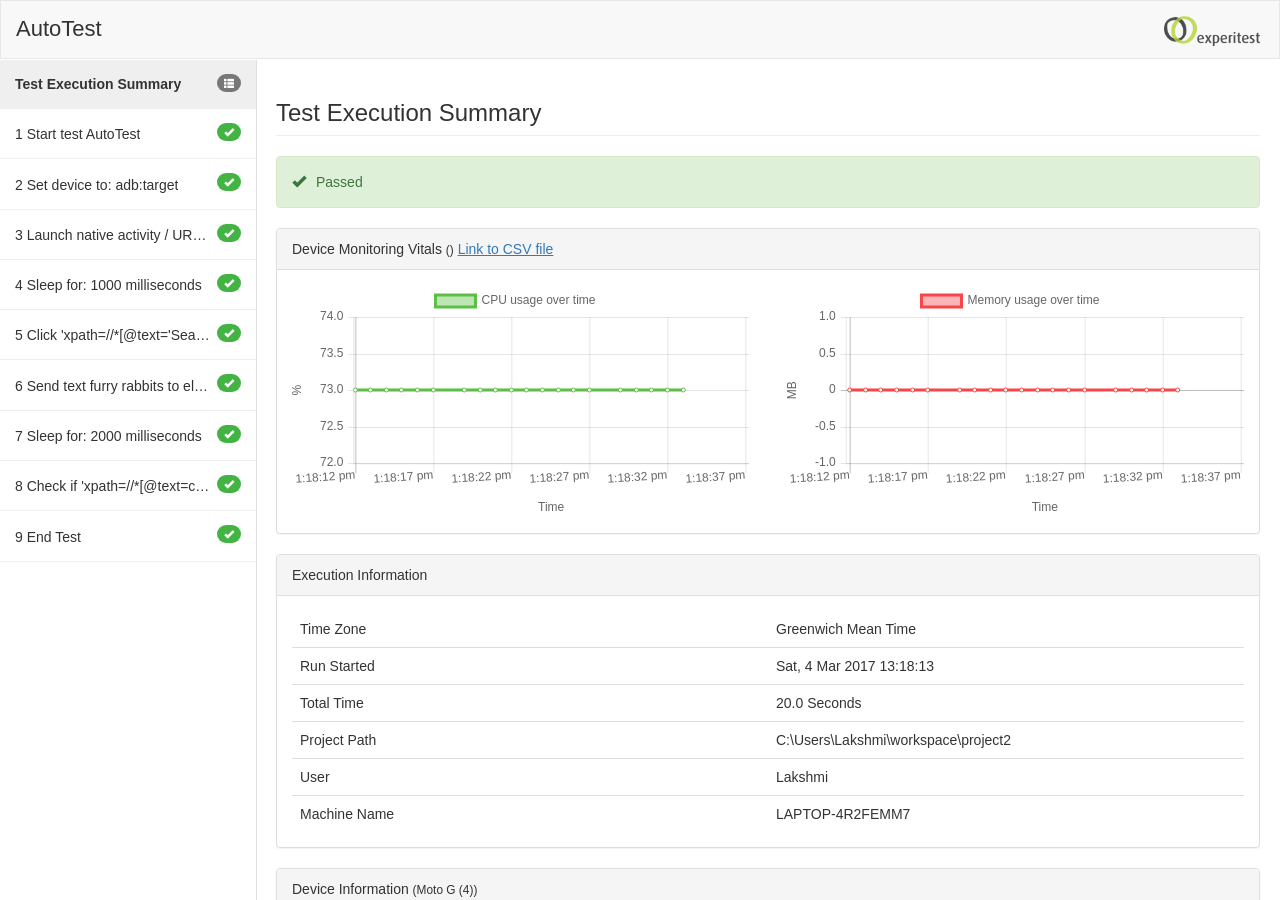
<file: AutomationTask/seeTestResultFiles/A_Search_furryRabbits/index.html>
<!DOCTYPE html>
<html>
	<head>
		<meta http-equiv='Content-Type' content='text/html; charset=UTF-8' />
		<title>AutoTest</title>

		<link rel="shortcut icon" href="resources/images/favicon_auto.ico">

		<script type="text/javascript" src='resources/jquery-2.1.0.min.js'></script>
		<!--[if lt IE 9]>
			<script type="text/javascript" src='resources/jquery-1.11.1.min.js'></script>
		<![endif]-->
		<script type='text/javascript' src='resources/reports.js'></script>
		<script type="text/javascript" src='resources/js/moment.min.js'></script>
		<script type="text/javascript" src='resources/js/chart_v2.min.js'></script>
		<script type="text/javascript" src="resources/js/bootstrap.js"></script>
		<link rel="stylesheet" type="text/css" href="resources/css/bootstrap.css">

		<style type="text/css">

		* {
			font-family: 'Segoe UI',Tahoma,Helvetica,Sans-Serif;
		}

		a,
		a:focus,
		a:active,
		a:hover{
			color: black;
			text-decoration: none;
		}

		.navbar{
			position: fixed;
			margin-bottom: 0;
			line-height: 60px;
			height: 59px;
			width: 100%;
			border-radius: 0;
		}

		.navbar h3{
			float: left;
			line-height: 16px;
			font-size: 22px;
		}

		.navbar .logo{
			float: right;
			background-image: url(resources/images/logo.png);
			width: 100px;
			height: 30px;
			background-repeat: no-repeat;
			background-size: contain;
			margin: 15px auto;
		}

		.navbar .logomf{
			float: right;
			background-image: url(resources/images/mf_logo.jpg);
			width: 100px;
			height: 30px;
			background-repeat: no-repeat;
			background-size: contain;
			margin: 15px auto;
		}

		.nav-tabs {
			border-bottom: 1px solid rgba(221, 221, 221, 0.5);
		}

		.body-content{
			position: fixed;
			width: 100%;
			height: calc(100% - 60px);
			top: 60px;
		}

		.left-panel{
			overflow-y: auto;
			width: 20%;
			padding: 0;
			margin: 0;
			height: 100%;
		}

		.left-panel .list-group-item.selected{
			background-color: rgba(100,100,100,0.1);
		}

		.left-panel .list-group-item:hover {
			background-color: rgba(100,100,100,0.1);
		}

		.left-panel .badge{
			font-size: 10px;
			float: right;
		}

		.left-panel .glyphicon-folder:before {
  			content: "\e118";
		}

		.left-panel .collapsed .glyphicon-folder:before {
  			content: "\e117" !important;
		}

		.left-panel .badge.success{
			background-color: rgba(20, 160, 20, 0.8);
		}

		.left-panel .badge.failed{
			background-color: rgba(200, 10, 10, 0.8);
		}

		.list-group-item{
			border: none;
			font-size: 14px;
			display: list-item;
			cursor: pointer;
			border-radius: 0px !important;
			margin-bottom: 0px;
			padding: 14px 15px !important;
			border-bottom: 1px solid #eee;
		}

		.list-group-item.collapse:not(.in){
			display: none;
		}

		.left-panel ul > li:nth-child(1) .txt{
  			font-weight: 600;
		}

		.list-group-item div:not(.glyphicon) {
			display: inline-block;
			vertical-align: middle;
		}

		.list-group-item > span {
			float: left;
		}

		.list-group-item .txt{
			text-overflow: ellipsis;
			white-space: nowrap;
			overflow: hidden;
			max-width: calc(100% - 30px);
		}

		#vertical-divider{
			position: fixed;
			border-right: 1px solid rgba(100,100,100,0.2);
			width: 1px;
			height: calc(100% - 60px);
			left: 20%;
			top: 60px;
			z-index: 10;
			cursor: col-resize;
			cursor: -webkit-grab;
		}

		#vertical-divider:hover {
			border: 1px dashed rgba(100,100,100,0.5);
		}

		#vertical-divider:active {
  			cursor: -webkit-grabbing;
		}

		.right-panel{
			position: fixed;
			width: 80%;
			left: 20%;
			height: calc(100% - 60px);
			top: 60px;
		}

		.right-panel .results{
			position: fixed;
			height: calc(100% - 60px);
			top: 60px;
			width: 80%;
			overflow-y: auto;
			padding: 0 20px;
			margin: 0;
			display: none;
		}

		.right-panel .nav li {
			font-size: 15px;
			padding: 10px 20px;
			cursor: pointer;
		}

		.right-panel .nav li.selected {
			background: rgba(100,100,100,0.1);
		}

		.right-panel .results.selected{
			display: block;
		}

		.right-panel .nav-tabs{
			margin-top: 10px;
			margin-bottom: 10px;
		}

		.right-panel .alert .glyphicon,
		.right-panel .panel .glyphicon{
			margin-right: 10px;
		}

		.right-panel .two-screenshots .panel {
			width: 49%;
			float: left;
		}

		.right-panel .two-screenshots .panel:first-child{
			margin-right: 2%;
		}

		.right-panel .panel .table{
			margin: 0;
		}

		.right-panel .panel .table td{
			border: none;
			width: 50%;
		}
		
		.table.t  td{
			width:33% !important;
		}
		
		.right-panel .panel .table tr:not(:first-child){
			border-top: 1px solid #ddd;
		}

		.right-panel .results:not(:first-child) .page-header{
			margin: 20px 0;
		}

		.right-panel .screenshot img{
			max-width: 100%;
			display: block;
  			margin-right: auto;
  			margin-left: auto;
		}

		.right-panel .video-wrap{
			background-color: black;
		}

		.right-panel .video-wrap video{
			height:600px;

		}

		.popover-title {
			text-overflow: ellipsis;
			overflow: hidden;
		}

		video:-webkit-full-screen	{ width: 100% ; height: 100% ; max-height: none;}
		video:-moz-full-screen		{ width: 100% ; height: 100% ; max-height: none;}
		video:-ms-full-screen		{ width: 100% ; height: 100% ; max-height: none;}
		video:-o-full-screen		{ width: 100% ; height: 100% ; max-height: none;}
		video:full-screen			{ width: 100% ; height: 100% ; max-height: none;}

		#noscript{
			position: fixed;
			z-index: 10;
			bottom: 10px;
			right: 30px;
		}

		#monitoring-graph-cpu-container{
            width: 48%;
            float: left;
        }

        #monitoring-graph-memory-container{
            width: 48%;
            float: right;
        }

		</style>

	</head>
	<body>
		<noscript>
			<div id='noscript' class='alert alert-danger'>
				Javascript was not detected. Please enable Javascript in this page to access the data in this report.
			</div>
		</noscript>

		<nav class="navbar navbar-default">
			<div class="container-fluid">
				<h3>AutoTest</h3>
							<a href='http://www.experitest.com' class='logo' target='_BLANK'></a>
						</div>
		</nav>

		<div class='body-content'>

			<div class='left-panel'>
				<ul id='report-bar-ul' class='list-group'>

					<li class='list-group-item selected' title="Test Execution Summary" data-step-counter="0">
						<span class='txt'>Test Execution Summary</span>
						<div class='badge'>
							<span class='glyphicon glyphicon-th-list'></span>
						</div>
					</li>

										
													<li class='list-group-item' title="Start test AutoTest" data-step-counter="1"
																>

								<div class='txt'>
									<span class='nmbr'>1</span>
									<span> Start test AutoTest</span>
								</div>

																	<div class='badge success'>
										<span class='glyphicon glyphicon-ok'></span>
									</div>
								
							</li>
						
												
					
													<li class='list-group-item' title="Set device to: adb:target" data-step-counter="2"
																data-content="<img src='images/0.PNG' alt='Falied to retrieve image.' style='max-height:50px;display: block; margin-right: auto; margin-left: auto;'></img>"
																>

								<div class='txt'>
									<span class='nmbr'>2</span>
									<span> Set device to: adb:target</span>
								</div>

																	<div class='badge success'>
										<span class='glyphicon glyphicon-ok'></span>
									</div>
								
							</li>
						
												
					
													<li class='list-group-item' title="Launch native activity / URL org.wikipedia/.main.MainActivity" data-step-counter="3"
																data-content="<img src='images/1.PNG' alt='Falied to retrieve image.' style='max-height:50px;display: block; margin-right: auto; margin-left: auto;'></img>"
																>

								<div class='txt'>
									<span class='nmbr'>3</span>
									<span> Launch native activity / URL org.wikipedia/.main.MainActivity</span>
								</div>

																	<div class='badge success'>
										<span class='glyphicon glyphicon-ok'></span>
									</div>
								
							</li>
						
												
					
													<li class='list-group-item' title="Sleep for: 1000 milliseconds" data-step-counter="4"
																data-content="<img src='images/2.PNG' alt='Falied to retrieve image.' style='max-height:50px;display: block; margin-right: auto; margin-left: auto;'></img>"
																>

								<div class='txt'>
									<span class='nmbr'>4</span>
									<span> Sleep for: 1000 milliseconds</span>
								</div>

																	<div class='badge success'>
										<span class='glyphicon glyphicon-ok'></span>
									</div>
								
							</li>
						
												
					
													<li class='list-group-item' title="Click 'xpath=//*[@text='Search Wikipedia']' in zone NATIVE, index: 0, click count: 1" data-step-counter="5"
																data-content="<img src='images/3.PNG' alt='Falied to retrieve image.' style='max-height:50px;display: block; margin-right: auto; margin-left: auto;'></img>"
																>

								<div class='txt'>
									<span class='nmbr'>5</span>
									<span> Click 'xpath=//*[@text='Search Wikipedia']' in zone NATIVE, index: 0, click count: 1</span>
								</div>

																	<div class='badge success'>
										<span class='glyphicon glyphicon-ok'></span>
									</div>
								
							</li>
						
												
					
													<li class='list-group-item' title="Send text furry rabbits to element NATIVE:xpath=//*[@id='search_src_text'][0]" data-step-counter="6"
																data-content="<img src='images/5.PNG' alt='Falied to retrieve image.' style='max-height:50px;display: block; margin-right: auto; margin-left: auto;'></img>"
																>

								<div class='txt'>
									<span class='nmbr'>6</span>
									<span> Send text furry rabbits to element NATIVE:xpath=//*[@id='search_src_text'][0]</span>
								</div>

																	<div class='badge success'>
										<span class='glyphicon glyphicon-ok'></span>
									</div>
								
							</li>
						
												
					
													<li class='list-group-item' title="Sleep for: 2000 milliseconds" data-step-counter="7"
																data-content="<img src='images/7.PNG' alt='Falied to retrieve image.' style='max-height:50px;display: block; margin-right: auto; margin-left: auto;'></img>"
																>

								<div class='txt'>
									<span class='nmbr'>7</span>
									<span> Sleep for: 2000 milliseconds</span>
								</div>

																	<div class='badge success'>
										<span class='glyphicon glyphicon-ok'></span>
									</div>
								
							</li>
						
												
					
													<li class='list-group-item' title="Check if 'xpath=//*[@text=concat('Did you mean ', '&amp;quot;', 'fury rabbit', '&amp;quot;', '?') and @onScreen='true' and @hidden='false']' is found in zone 'NATIVE' index 0" data-step-counter="8"
																data-content="<img src='images/8.PNG' alt='Falied to retrieve image.' style='max-height:50px;display: block; margin-right: auto; margin-left: auto;'></img>"
																>

								<div class='txt'>
									<span class='nmbr'>8</span>
									<span> Check if 'xpath=//*[@text=concat('Did you mean ', '&quot;', 'fury rabbit', '&quot;', '?') and @onScreen='true' and @hidden='false']' is found in zone 'NATIVE' index 0</span>
								</div>

																	<div class='badge success'>
										<span class='glyphicon glyphicon-ok'></span>
									</div>
								
							</li>
						
												
					
													<li class='list-group-item' title="End Test" data-step-counter="9"
																data-content="<img src='images/9.PNG' alt='Falied to retrieve image.' style='max-height:50px;display: block; margin-right: auto; margin-left: auto;'></img>"
																>

								<div class='txt'>
									<span class='nmbr'>9</span>
									<span> End Test</span>
								</div>

																	<div class='badge success'>
										<span class='glyphicon glyphicon-ok'></span>
									</div>
								
							</li>
						
												
									</ul>
				<div id="vertical-divider"></div>
			</div>

			<div class='right-panel'>

				
				<div class='results' style="display:block;" data-step-counter="0">
					<h3 class="page-header">
						Test Execution Summary
					</h3>

										<div class="alert alert-success" role="alert">
						<span class='glyphicon glyphicon-ok'></span>Passed
					</div>
					
   					
					<div class='panel panel-default'>
                        <div class='panel-heading'>Device Monitoring Vitals <small>()</small>
                        <a href="./monitor.csv" style="color: #337AB7 !important; text-decoration: underline !important;">Link to CSV file</a>
                        </div>
                        <div class='panel-body'>
                            <div id='monitoring-graph-cpu-container'>
                                <canvas id="monitoringCpuGraph"></canvas>
                            </div>
                            <div id='monitoring-graph-memory-container'>
                                <canvas id="monitoringMemoryGraph"></canvas>
                            </div>
                        </div>
                    </div>
                    
					<div class='panel panel-default'>
						<div class='panel-heading'>Execution Information</div>
						<div class='panel-body'>
							<table class='table'>
								<tbody>
									<tr>
										<td>Time Zone</td>
										<td>Greenwich Mean Time</td>
									</tr>
									<tr>
										<td>Run Started</td>
										<td>Sat, 4 Mar 2017 13:18:13</td>
									</tr>
									<tr>
										<td>Total Time</td>
										<td>20.0 Seconds</td>
									</tr>
									<tr>
										<td>Project Path</td>
										<td>C:\Users\Lakshmi\workspace\project2</td>
									</tr>
									<tr>
										<td>User</td>
										<td>Lakshmi</td>
									</tr>
		                            <tr>
		                                <td>Machine Name</td>
		                                <td>LAPTOP-4R2FEMM7</td>
		                            </tr>
								</tbody>
							</table>
						</div>
					</div>

					
					
					<div class='panel panel-default'>
						<div class='panel-heading'>Device Information <small>(Moto G (4))</small></div>
						<div class='panel-body'>
							<table class='table'>
								<tbody>
									<tr>
										<td>Name</td>
										<td>Moto G (4)</td>
									</tr>
									<tr>
										<td>OS</td>
										<td>Android</td>
									</tr>
									<tr>
										<td>Model</td>
										<td>Moto G (4)</td>
									</tr>
									<tr>
										<td>Manufacturer</td>
										<td>motorola</td>
									</tr>
									<tr>
										<td>Version</td>
										<td>7.0</td>
									</tr>
									<tr>
										<td>Screen Size</td>
										<td>1080x1920</td>
									</tr>
									<tr>
										<td>S/N</td>
										<td>ZY2239KB5J</td>
									</tr>
								</tbody>
							</table>
						</div>
					</div>
					
                    <script type="text/javascript">

                    $(document).ready(function(){

                        var cpuLineData = {
                            labels: [
                                                                    '04/03/2017 13:18:12',
                                                                    '04/03/2017 13:18:13',
                                                                    '04/03/2017 13:18:14',
                                                                    '04/03/2017 13:18:15',
                                                                    '04/03/2017 13:18:16',
                                                                    '04/03/2017 13:18:17',
                                                                    '04/03/2017 13:18:19',
                                                                    '04/03/2017 13:18:20',
                                                                    '04/03/2017 13:18:21',
                                                                    '04/03/2017 13:18:22',
                                                                    '04/03/2017 13:18:23',
                                                                    '04/03/2017 13:18:24',
                                                                    '04/03/2017 13:18:25',
                                                                    '04/03/2017 13:18:26',
                                                                    '04/03/2017 13:18:27',
                                                                    '04/03/2017 13:18:29',
                                                                    '04/03/2017 13:18:30',
                                                                    '04/03/2017 13:18:31',
                                                                    '04/03/2017 13:18:32',
                                                                    '04/03/2017 13:18:33',
                                                            ],
                            datasets: [
                                {
                                    label: "CPU usage over time",
                                    fill: false,
                                    lineTension: 0.1,
                                    backgroundColor: "rgba(91,191,70,0.4)",
                                    borderColor: "rgba(91,191,70,1)",
                                    borderCapStyle: 'butt',
                                    borderDash: [],
                                    borderDashOffset: 0.0,
                                    borderJoinStyle: 'miter',
                                    pointBorderColor: "rgba(91,191,70,1)",
                                    pointBackgroundColor: "#fff",
                                    pointBorderWidth: 1,
                                    pointHoverRadius: 5,
                                    pointHoverBackgroundColor: "rgba(75,192,192,1)",
                                    pointHoverBorderColor: "rgba(220,220,220,1)",
                                    pointHoverBorderWidth: 2,
                                    pointRadius: 2,
                                    pointHitRadius: 10,
                                    data: [
                                                                                    '73.0',
                                                                                    '73.0',
                                                                                    '73.0',
                                                                                    '73.0',
                                                                                    '73.0',
                                                                                    '73.0',
                                                                                    '73.0',
                                                                                    '73.0',
                                                                                    '73.0',
                                                                                    '73.0',
                                                                                    '73.0',
                                                                                    '73.0',
                                                                                    '73.0',
                                                                                    '73.0',
                                                                                    '73.0',
                                                                                    '73.0',
                                                                                    '73.0',
                                                                                    '73.0',
                                                                                    '73.0',
                                                                                    '73.0',
                                                                            ],
                                }
                            ]
                        };

                        var cpuLineOptions = {
                            responsive: true,
                            maintainAspectRatio: true,
                            animation: false,
                            scales: {
                                xAxes: [{
                                    type: "time",
                                    time: {
                                        format: 'DD/MM/YYYY HH:mm:ss',
                                        tooltipFormat: 'll HH:mm:ss'
                                    },
                                    display: true,
                                    scaleLabel: {
                                        display: true,
                                        labelString: 'Time'
                                    }
                                }, ],
                                yAxes: [{
                                    display: true,
                                    scaleLabel: {
                                        display: true,
                                        labelString: '%'
                                    }
                                }]
                            }
                        };

                        var memoryLineData = {
                            labels: [
                                                                    '04/03/2017 13:18:12',
                                                                    '04/03/2017 13:18:13',
                                                                    '04/03/2017 13:18:14',
                                                                    '04/03/2017 13:18:15',
                                                                    '04/03/2017 13:18:16',
                                                                    '04/03/2017 13:18:17',
                                                                    '04/03/2017 13:18:19',
                                                                    '04/03/2017 13:18:20',
                                                                    '04/03/2017 13:18:21',
                                                                    '04/03/2017 13:18:22',
                                                                    '04/03/2017 13:18:23',
                                                                    '04/03/2017 13:18:24',
                                                                    '04/03/2017 13:18:25',
                                                                    '04/03/2017 13:18:26',
                                                                    '04/03/2017 13:18:27',
                                                                    '04/03/2017 13:18:29',
                                                                    '04/03/2017 13:18:30',
                                                                    '04/03/2017 13:18:31',
                                                                    '04/03/2017 13:18:32',
                                                                    '04/03/2017 13:18:33',
                                                            ],
                            datasets: [
                                {
                                    label: "Memory usage over time",
                                    fill: false,
                                    lineTension: 0.1,
                                    backgroundColor: "rgba(247,70,74,0.4)",
                                    borderColor: "rgba(247,70,74,1)",
                                    borderCapStyle: 'butt',
                                    borderDash: [],
                                    borderDashOffset: 0.0,
                                    borderJoinStyle: 'miter',
                                    pointBorderColor: "rgba(247,70,74,1)",
                                    pointBackgroundColor: "#fff",
                                    pointBorderWidth: 1,
                                    pointHoverRadius: 5,
                                    pointHoverBackgroundColor: "rgba(75,192,192,1)",
                                    pointHoverBorderColor: "rgba(220,220,220,1)",
                                    pointHoverBorderWidth: 2,
                                    pointRadius: 2,
                                    pointHitRadius: 10,
                                    data: [
                                                                                    '0.0',
                                                                                    '0.0',
                                                                                    '0.0',
                                                                                    '0.0',
                                                                                    '0.0',
                                                                                    '0.0',
                                                                                    '0.0',
                                                                                    '0.0',
                                                                                    '0.0',
                                                                                    '0.0',
                                                                                    '0.0',
                                                                                    '0.0',
                                                                                    '0.0',
                                                                                    '0.0',
                                                                                    '0.0',
                                                                                    '0.0',
                                                                                    '0.0',
                                                                                    '0.0',
                                                                                    '0.0',
                                                                                    '0.0',
                                                                            ],
                                }
                            ]
                        };

                        var memoryLineOptions = {
                            responsive: true,
                            maintainAspectRatio: true,
                            animation: false,
                            scales: {
                                xAxes: [{
                                    type: "time",
                                    time: {
                                        format: 'DD/MM/YYYY HH:mm:ss',
                                        tooltipFormat: 'll HH:mm:ss'
                                    },
                                    display: true,
                                    scaleLabel: {
                                        display: true,
                                        labelString: 'Time'
                                    }
                                }, ],
                                yAxes: [{
                                    display: true,
                                    scaleLabel: {
                                        display: true,
                                        labelString: 'MB'
                                    }
                                }]
                            }
                        };

                        var cpuCtx = document.getElementById("monitoringCpuGraph").getContext("2d");;

                        var cpuLineChart = Chart.Line(cpuCtx, {
                            data: cpuLineData,
                            options: cpuLineOptions
                        });

                        var memoryCtx = document.getElementById("monitoringMemoryGraph").getContext("2d");;

                        var memoryLineChart = Chart.Line(memoryCtx, {
                            data: memoryLineData,
                            options: memoryLineOptions
                        });


                    });

                    </script>


					<!--
										<div class='panel panel-default'>
						<div class='panel-heading'>Transactions Information</div>
						<div class='panel-body'>
							<table class='table t'>
								<thead>
									<th>Step #</th>
									<th>Name</th>
									<th>Duration (seconds)</th>
								</thead>
								<tbody>
																	</tbody>
							</table>
						</div>
					</div>
										-->
				</div>

				
				
					
					<div class='results' data-step-counter="1">
						<ul class='nav nav-tabs sub-tabs'>
							<li class='selected'>Result Details</li>

														<li>Debug Properties</li>
													</ul>
						<div class='sub-results' style="display: none;">

							<h3 class="page-header">Start test AutoTest</h3>

														<div class='panel panel-success'>
								<div class='panel-heading'>
									<span class='glyphicon glyphicon-ok'></span>Passed
								</div>
							


								<div class='panel-body'>
									<div>Total Time: 0.006 Seconds</div>
																</div>
							</div>

							<script type="text/javascript">
							function toggleData(step) {
                                var $btn = document.getElementById("expand-data-btn-"+step);
                                var $expanded = document.getElementById("expand-data-"+step);
                                var $collapsed = document.getElementById("collapse-data-"+step);
                                var btn_class = $btn.className.split(" ");
                                if (btn_class.indexOf("glyphicon-plus") > -1) {
                                    btn_class[btn_class.indexOf("glyphicon-plus")] = "glyphicon-minus";
                                    $collapsed.style.display="none";
                                    $expanded.style.display="block";
                                }
                                else {
                                    btn_class[btn_class.indexOf("glyphicon-minus")] = "glyphicon-plus";
                                    $collapsed.style.display="block";
                                    $expanded.style.display="none";
                                }
                                $btn.className = btn_class.join(" ");
                            }
                            </script>
														<div class="panel panel-default">
																	<div class="panel-heading">Result Data</div>
									<div class="panel-body">C:\Users\Lakshmi\seetest-reports\reports\test13</div>
															</div>
							
							
							
								
								
								
												</div>


                        <script type="text/javascript">

                        function toggleParamsData(step) {

                            var $btn = document.getElementById("expand-data-params-btn-" + step);
                            var $collapsed = document.getElementById("collapse-data-params-" + step);
                            var btn_class = $btn.className.split(" ");

                            if (btn_class.indexOf("glyphicon-plus") > -1) {
                                btn_class[btn_class.indexOf("glyphicon-plus")] = "glyphicon-minus";
                                $collapsed.style.display = "block";
                            } else {
                                btn_class[btn_class.indexOf("glyphicon-minus")] = "glyphicon-plus";
                                $collapsed.style.display = "none";
                            }

                            $btn.className = btn_class.join(" ");
                        }

                        </script>

												<div class='sub-results'>

						                        <div class="panel panel-default">
                                <div class="panel-heading">
                                    <button class="btn btn-default glyphicon glyphicon-plus btn-xs pull-left" style="outline:none" id="expand-data-params-btn-1" onclick="toggleParamsData(1)"></button>
                                        Command Parameters
                                </div>
                                <div class="panel-body" id="collapse-data-params-1" style="display:none">reporterName : xml<br>
directory : reports<br>
testName : AutoTest<br>
</div>
                        </div>
                        
							<div class="panel panel-default">
								<div class="panel-heading">Debug Properties</div>
								<div class="panel-body">
									<table class='table'>
																				<tbody>
																							<tr>
													<td>Client ID</td>
													<td>clientID:Debug:Client</td>
												</tr>
																																			<tr>
													<td>Console Output</td>
													<td>Start test AutoTest</td>
												</tr>
																																			<tr>
													<td>Found</td>
													<td>false</td>
												</tr>
																																			<tr>
													<td>Port</td>
													<td>N/A</td>
												</tr>
																																			<tr>
													<td>Report</td>
													<td>true</td>
												</tr>
																																			<tr>
													<td>Scenario Index</td>
													<td>0</td>
												</tr>
																																			<tr>
													<td>Start Time</td>
													<td>13:18:13</td>
												</tr>
																																			<tr>
													<td>Status</td>
													<td>true</td>
												</tr>
																																			<tr>
													<td>Step</td>
													<td>1</td>
												</tr>
																																			<tr>
													<td>text</td>
													<td>C:\Users\Lakshmi\seetest-reports\reports\test13</td>
												</tr>
																																			<tr>
													<td>Time (in sec)</td>
													<td>0.01</td>
												</tr>
																																	</tbody>
									</table>
								</div>
							</div>
						</div>
						
						
					</div>

					
				
					
					<div class='results' data-step-counter="2">
						<ul class='nav nav-tabs sub-tabs'>
							<li class='selected'>Result Details</li>

														<li>Debug Properties</li>
													</ul>
						<div class='sub-results' style="display: none;">

							<h3 class="page-header">Set device to: adb:target</h3>

														<div class='panel panel-success'>
								<div class='panel-heading'>
									<span class='glyphicon glyphicon-ok'></span>Passed
								</div>
							


								<div class='panel-body'>
									<div>Total Time: 0.098 Seconds</div>
																</div>
							</div>

							<script type="text/javascript">
							function toggleData(step) {
                                var $btn = document.getElementById("expand-data-btn-"+step);
                                var $expanded = document.getElementById("expand-data-"+step);
                                var $collapsed = document.getElementById("collapse-data-"+step);
                                var btn_class = $btn.className.split(" ");
                                if (btn_class.indexOf("glyphicon-plus") > -1) {
                                    btn_class[btn_class.indexOf("glyphicon-plus")] = "glyphicon-minus";
                                    $collapsed.style.display="none";
                                    $expanded.style.display="block";
                                }
                                else {
                                    btn_class[btn_class.indexOf("glyphicon-minus")] = "glyphicon-plus";
                                    $collapsed.style.display="block";
                                    $expanded.style.display="none";
                                }
                                $btn.className = btn_class.join(" ");
                            }
                            </script>
														<div class="panel panel-default">
																	<div class="panel-heading">
										<button class="btn btn-default glyphicon glyphicon-plus btn-xs pull-left" style="outline:none" id="expand-data-btn-2" onclick="toggleData(2)"></button>
										Result Data
									</div>
									<div class="panel-body" id="collapse-data-2">Device Information . . . </div>
									<div class="panel-body" id="expand-data-2" style="display:none">Device Information<br>
Name: Moto G (4)<br>
S/N: ZY2239KB5J<br>
OS: Android<br>
Manufacture: motorola<br>
Model: Moto G (4)<br>
Version: 7.0<br>
Screen size: 1080x1920<br>
Connected to: 127.0.0.1<br>
</div>
															</div>
							
							
							
								
																<div class='panel panel-default screenshot'>
									<div class='panel-heading'>
										Result Screenshot
																				<a class="btn btn-default btn-xs pull-right dump-link" href="images/0.PNG" target="_blank">open</a>
																			</div>
									<div class='panel-body'>
										<div class='img'>
											<a href='images/0.PNG' target="_blank" >
												<img src='images/0.PNG'/>
											</a>
										</div>
									</div>
								</div>
								
								
												</div>


                        <script type="text/javascript">

                        function toggleParamsData(step) {

                            var $btn = document.getElementById("expand-data-params-btn-" + step);
                            var $collapsed = document.getElementById("collapse-data-params-" + step);
                            var btn_class = $btn.className.split(" ");

                            if (btn_class.indexOf("glyphicon-plus") > -1) {
                                btn_class[btn_class.indexOf("glyphicon-plus")] = "glyphicon-minus";
                                $collapsed.style.display = "block";
                            } else {
                                btn_class[btn_class.indexOf("glyphicon-minus")] = "glyphicon-plus";
                                $collapsed.style.display = "none";
                            }

                            $btn.className = btn_class.join(" ");
                        }

                        </script>

												<div class='sub-results'>

						                        <div class="panel panel-default">
                                <div class="panel-heading">
                                    <button class="btn btn-default glyphicon glyphicon-plus btn-xs pull-left" style="outline:none" id="expand-data-params-btn-2" onclick="toggleParamsData(2)"></button>
                                        Command Parameters
                                </div>
                                <div class="panel-body" id="collapse-data-params-2" style="display:none">Device : adb:target<br>
</div>
                        </div>
                        
							<div class="panel panel-default">
								<div class="panel-heading">Debug Properties</div>
								<div class="panel-body">
									<table class='table'>
																				<tbody>
																							<tr>
													<td>Application Bounds</td>
													<td>0,0,1920,1080</td>
												</tr>
																																			<tr>
													<td>Client ID</td>
													<td>clientID:Debug:Client</td>
												</tr>
																																			<tr>
													<td>Console Output</td>
													<td>Set device to: adb:target</td>
												</tr>
																																			<tr>
													<td>Device Name</td>
													<td>adb:target</td>
												</tr>
																																			<tr>
													<td>Found</td>
													<td>false</td>
												</tr>
																																			<tr>
													<td>Image Height</td>
													<td>711</td>
												</tr>
																																			<tr>
													<td>Image Width</td>
													<td>400</td>
												</tr>
																																			<tr>
													<td>Output File</td>
													<td>C:\Users\Lakshmi\seetest-reports\reports\test13\images\0.PNG</td>
												</tr>
																																			<tr>
													<td>Port</td>
													<td>N/A</td>
												</tr>
																																			<tr>
													<td>Report</td>
													<td>true</td>
												</tr>
																																			<tr>
													<td>Scenario Index</td>
													<td>0</td>
												</tr>
																																			<tr>
													<td>Screen Height</td>
													<td>1920</td>
												</tr>
																																			<tr>
													<td>Screen Width</td>
													<td>1080</td>
												</tr>
																																			<tr>
													<td>Start Time</td>
													<td>13:18:13</td>
												</tr>
																																			<tr>
													<td>Status</td>
													<td>true</td>
												</tr>
																																			<tr>
													<td>Step</td>
													<td>2</td>
												</tr>
																																			<tr>
													<td>text</td>
													<td>Device Information
Name: Moto G (4)
S/N: ZY2239KB5J
OS: Android
Manufacture: motorola
Model: Moto G (4)
Version: 7.0
Screen size: 1080x1920
Connected to: 127.0.0.1
</td>
												</tr>
																																			<tr>
													<td>Time (in sec)</td>
													<td>0.1</td>
												</tr>
																																	</tbody>
									</table>
								</div>
							</div>
						</div>
						
						
					</div>

					
				
					
					<div class='results' data-step-counter="3">
						<ul class='nav nav-tabs sub-tabs'>
							<li class='selected'>Result Details</li>

														<li>Debug Properties</li>
													</ul>
						<div class='sub-results' style="display: none;">

							<h3 class="page-header">Launch native activity / URL org.wikipedia/.main.MainActivity</h3>

														<div class='panel panel-success'>
								<div class='panel-heading'>
									<span class='glyphicon glyphicon-ok'></span>Passed
								</div>
							


								<div class='panel-body'>
									<div>Total Time: 10.761 Seconds</div>
																</div>
							</div>

							<script type="text/javascript">
							function toggleData(step) {
                                var $btn = document.getElementById("expand-data-btn-"+step);
                                var $expanded = document.getElementById("expand-data-"+step);
                                var $collapsed = document.getElementById("collapse-data-"+step);
                                var btn_class = $btn.className.split(" ");
                                if (btn_class.indexOf("glyphicon-plus") > -1) {
                                    btn_class[btn_class.indexOf("glyphicon-plus")] = "glyphicon-minus";
                                    $collapsed.style.display="none";
                                    $expanded.style.display="block";
                                }
                                else {
                                    btn_class[btn_class.indexOf("glyphicon-minus")] = "glyphicon-plus";
                                    $collapsed.style.display="block";
                                    $expanded.style.display="none";
                                }
                                $btn.className = btn_class.join(" ");
                            }
                            </script>
							
							
							
								
																<div class='panel panel-default screenshot'>
									<div class='panel-heading'>
										Result Screenshot
																				<a class="btn btn-default btn-xs pull-right dump-link" href="images/1.PNG" target="_blank">open</a>
																			</div>
									<div class='panel-body'>
										<div class='img'>
											<a href='images/1.PNG' target="_blank" >
												<img src='images/1.PNG'/>
											</a>
										</div>
									</div>
								</div>
								
								
												</div>


                        <script type="text/javascript">

                        function toggleParamsData(step) {

                            var $btn = document.getElementById("expand-data-params-btn-" + step);
                            var $collapsed = document.getElementById("collapse-data-params-" + step);
                            var btn_class = $btn.className.split(" ");

                            if (btn_class.indexOf("glyphicon-plus") > -1) {
                                btn_class[btn_class.indexOf("glyphicon-plus")] = "glyphicon-minus";
                                $collapsed.style.display = "block";
                            } else {
                                btn_class[btn_class.indexOf("glyphicon-minus")] = "glyphicon-plus";
                                $collapsed.style.display = "none";
                            }

                            $btn.className = btn_class.join(" ");
                        }

                        </script>

												<div class='sub-results'>

						                        <div class="panel panel-default">
                                <div class="panel-heading">
                                    <button class="btn btn-default glyphicon glyphicon-plus btn-xs pull-left" style="outline:none" id="expand-data-params-btn-3" onclick="toggleParamsData(3)"></button>
                                        Command Parameters
                                </div>
                                <div class="panel-body" id="collapse-data-params-3" style="display:none">Activity/URL : org.wikipedia/.main.MainActivity<br>
Instrument : true<br>
Stop If Running : true<br>
</div>
                        </div>
                        
							<div class="panel panel-default">
								<div class="panel-heading">Debug Properties</div>
								<div class="panel-body">
									<table class='table'>
																				<tbody>
																							<tr>
													<td>Application Bounds</td>
													<td>0,0,1920,1080</td>
												</tr>
																																			<tr>
													<td>Client ID</td>
													<td>clientID:Debug:Client</td>
												</tr>
																																			<tr>
													<td>Console Output</td>
													<td>Launch native activity / URL org.wikipedia/.main.MainActivity</td>
												</tr>
																																			<tr>
													<td>Device Name</td>
													<td>adb:target</td>
												</tr>
																																			<tr>
													<td>Found</td>
													<td>false</td>
												</tr>
																																			<tr>
													<td>Image Height</td>
													<td>711</td>
												</tr>
																																			<tr>
													<td>Image Width</td>
													<td>400</td>
												</tr>
																																			<tr>
													<td>Output File</td>
													<td>C:\Users\Lakshmi\seetest-reports\reports\test13\images\1.PNG</td>
												</tr>
																																			<tr>
													<td>Port</td>
													<td>N/A</td>
												</tr>
																																			<tr>
													<td>Report</td>
													<td>true</td>
												</tr>
																																			<tr>
													<td>Scenario Index</td>
													<td>0</td>
												</tr>
																																			<tr>
													<td>Screen Height</td>
													<td>1920</td>
												</tr>
																																			<tr>
													<td>Screen Width</td>
													<td>1080</td>
												</tr>
																																			<tr>
													<td>Start Time</td>
													<td>13:18:25</td>
												</tr>
																																			<tr>
													<td>Status</td>
													<td>true</td>
												</tr>
																																			<tr>
													<td>Step</td>
													<td>3</td>
												</tr>
																																			<tr>
													<td>Time (in sec)</td>
													<td>10.77</td>
												</tr>
																																	</tbody>
									</table>
								</div>
							</div>
						</div>
						
						
					</div>

					
				
					
					<div class='results' data-step-counter="4">
						<ul class='nav nav-tabs sub-tabs'>
							<li class='selected'>Result Details</li>

														<li>Debug Properties</li>
													</ul>
						<div class='sub-results' style="display: none;">

							<h3 class="page-header">Sleep for: 1000 milliseconds</h3>

														<div class='panel panel-success'>
								<div class='panel-heading'>
									<span class='glyphicon glyphicon-ok'></span>Passed
								</div>
							


								<div class='panel-body'>
									<div>Total Time: 1.081 Seconds</div>
																</div>
							</div>

							<script type="text/javascript">
							function toggleData(step) {
                                var $btn = document.getElementById("expand-data-btn-"+step);
                                var $expanded = document.getElementById("expand-data-"+step);
                                var $collapsed = document.getElementById("collapse-data-"+step);
                                var btn_class = $btn.className.split(" ");
                                if (btn_class.indexOf("glyphicon-plus") > -1) {
                                    btn_class[btn_class.indexOf("glyphicon-plus")] = "glyphicon-minus";
                                    $collapsed.style.display="none";
                                    $expanded.style.display="block";
                                }
                                else {
                                    btn_class[btn_class.indexOf("glyphicon-minus")] = "glyphicon-plus";
                                    $collapsed.style.display="block";
                                    $expanded.style.display="none";
                                }
                                $btn.className = btn_class.join(" ");
                            }
                            </script>
							
							
							
								
																<div class='panel panel-default screenshot'>
									<div class='panel-heading'>
										Result Screenshot
																				<a class="btn btn-default btn-xs pull-right dump-link" href="images/2.PNG" target="_blank">open</a>
																			</div>
									<div class='panel-body'>
										<div class='img'>
											<a href='images/2.PNG' target="_blank" >
												<img src='images/2.PNG'/>
											</a>
										</div>
									</div>
								</div>
								
								
												</div>


                        <script type="text/javascript">

                        function toggleParamsData(step) {

                            var $btn = document.getElementById("expand-data-params-btn-" + step);
                            var $collapsed = document.getElementById("collapse-data-params-" + step);
                            var btn_class = $btn.className.split(" ");

                            if (btn_class.indexOf("glyphicon-plus") > -1) {
                                btn_class[btn_class.indexOf("glyphicon-plus")] = "glyphicon-minus";
                                $collapsed.style.display = "block";
                            } else {
                                btn_class[btn_class.indexOf("glyphicon-minus")] = "glyphicon-plus";
                                $collapsed.style.display = "none";
                            }

                            $btn.className = btn_class.join(" ");
                        }

                        </script>

												<div class='sub-results'>

						                        <div class="panel panel-default">
                                <div class="panel-heading">
                                    <button class="btn btn-default glyphicon glyphicon-plus btn-xs pull-left" style="outline:none" id="expand-data-params-btn-4" onclick="toggleParamsData(4)"></button>
                                        Command Parameters
                                </div>
                                <div class="panel-body" id="collapse-data-params-4" style="display:none">Time : 1000<br>
</div>
                        </div>
                        
							<div class="panel panel-default">
								<div class="panel-heading">Debug Properties</div>
								<div class="panel-body">
									<table class='table'>
																				<tbody>
																							<tr>
													<td>Application Bounds</td>
													<td>0,0,1920,1080</td>
												</tr>
																																			<tr>
													<td>Client ID</td>
													<td>clientID:Debug:Client</td>
												</tr>
																																			<tr>
													<td>Console Output</td>
													<td>Sleep for: 1000 milliseconds</td>
												</tr>
																																			<tr>
													<td>Device Name</td>
													<td>adb:target</td>
												</tr>
																																			<tr>
													<td>Found</td>
													<td>false</td>
												</tr>
																																			<tr>
													<td>Image Height</td>
													<td>711</td>
												</tr>
																																			<tr>
													<td>Image Width</td>
													<td>400</td>
												</tr>
																																			<tr>
													<td>Output File</td>
													<td>C:\Users\Lakshmi\seetest-reports\reports\test13\images\2.PNG</td>
												</tr>
																																			<tr>
													<td>Port</td>
													<td>N/A</td>
												</tr>
																																			<tr>
													<td>Report</td>
													<td>true</td>
												</tr>
																																			<tr>
													<td>Scenario Index</td>
													<td>0</td>
												</tr>
																																			<tr>
													<td>Screen Height</td>
													<td>1920</td>
												</tr>
																																			<tr>
													<td>Screen Width</td>
													<td>1080</td>
												</tr>
																																			<tr>
													<td>Start Time</td>
													<td>13:18:26</td>
												</tr>
																																			<tr>
													<td>Status</td>
													<td>true</td>
												</tr>
																																			<tr>
													<td>Step</td>
													<td>4</td>
												</tr>
																																			<tr>
													<td>Time (in sec)</td>
													<td>1.09</td>
												</tr>
																																	</tbody>
									</table>
								</div>
							</div>
						</div>
						
						
					</div>

					
				
					
					<div class='results' data-step-counter="5">
						<ul class='nav nav-tabs sub-tabs'>
							<li class='selected'>Result Details</li>

														<li>Debug Properties</li>
													</ul>
						<div class='sub-results' style="display: none;">

							<h3 class="page-header">Click 'xpath=//*[@text='Search Wikipedia']' in zone NATIVE, index: 0, click count: 1</h3>

														<div class='panel panel-success'>
								<div class='panel-heading'>
									<span class='glyphicon glyphicon-ok'></span>Passed
								</div>
							


								<div class='panel-body'>
									<div>Total Time: 0.742 Seconds</div>
																</div>
							</div>

							<script type="text/javascript">
							function toggleData(step) {
                                var $btn = document.getElementById("expand-data-btn-"+step);
                                var $expanded = document.getElementById("expand-data-"+step);
                                var $collapsed = document.getElementById("collapse-data-"+step);
                                var btn_class = $btn.className.split(" ");
                                if (btn_class.indexOf("glyphicon-plus") > -1) {
                                    btn_class[btn_class.indexOf("glyphicon-plus")] = "glyphicon-minus";
                                    $collapsed.style.display="none";
                                    $expanded.style.display="block";
                                }
                                else {
                                    btn_class[btn_class.indexOf("glyphicon-minus")] = "glyphicon-plus";
                                    $collapsed.style.display="block";
                                    $expanded.style.display="none";
                                }
                                $btn.className = btn_class.join(" ");
                            }
                            </script>
							
							
							
															<div class='two-screenshots'>
								
																<div class='panel panel-default screenshot'>
									<div class='panel-heading'>
										Result Screenshot
																				<a class="btn btn-default btn-xs pull-right dump-link" href="images/3.PNG" target="_blank">open</a>
																			</div>
									<div class='panel-body'>
										<div class='img'>
											<a href='images/3.PNG' target="_blank" >
												<img src='images/3.PNG'/>
											</a>
										</div>
									</div>
								</div>
								
																<div class='panel panel-default screenshot'>
									<div class='panel-heading'>
										Result Post Screenshot
																			</div>
									<div class='panel-body'>
										<div class='img'>
											<a href='images/4.PNG' target="_blank">
												<img src='images/4.PNG'/>
											</a>
										</div>
									</div>
								</div>
							</div>
								
												</div>


                        <script type="text/javascript">

                        function toggleParamsData(step) {

                            var $btn = document.getElementById("expand-data-params-btn-" + step);
                            var $collapsed = document.getElementById("collapse-data-params-" + step);
                            var btn_class = $btn.className.split(" ");

                            if (btn_class.indexOf("glyphicon-plus") > -1) {
                                btn_class[btn_class.indexOf("glyphicon-plus")] = "glyphicon-minus";
                                $collapsed.style.display = "block";
                            } else {
                                btn_class[btn_class.indexOf("glyphicon-minus")] = "glyphicon-plus";
                                $collapsed.style.display = "none";
                            }

                            $btn.className = btn_class.join(" ");
                        }

                        </script>

												<div class='sub-results'>

						                        <div class="panel panel-default">
                                <div class="panel-heading">
                                    <button class="btn btn-default glyphicon glyphicon-plus btn-xs pull-left" style="outline:none" id="expand-data-params-btn-5" onclick="toggleParamsData(5)"></button>
                                        Command Parameters
                                </div>
                                <div class="panel-body" id="collapse-data-params-5" style="display:none">Zone : NATIVE<br>
Element : xpath=//*[@text='Search Wikipedia']<br>
Index : 0<br>
Click Count : 1<br>
</div>
                        </div>
                        
							<div class="panel panel-default">
								<div class="panel-heading">Debug Properties</div>
								<div class="panel-body">
									<table class='table'>
																				<tbody>
																							<tr>
													<td>Application Bounds</td>
													<td>0,0,1920,1080</td>
												</tr>
																																			<tr>
													<td>bcolor</td>
													<td>-2147483648</td>
												</tr>
																																			<tr>
													<td>bcolor.name</td>
													<td>UNKNOWN</td>
												</tr>
																																			<tr>
													<td>click</td>
													<td>540,356</td>
												</tr>
																																			<tr>
													<td>Client ID</td>
													<td>clientID:Debug:Client</td>
												</tr>
																																			<tr>
													<td>color</td>
													<td>-2147483648</td>
												</tr>
																																			<tr>
													<td>color.name</td>
													<td>UNKNOWN</td>
												</tr>
																																			<tr>
													<td>Console Output</td>
													<td>Click 'xpath=//*[@text='Search Wikipedia']' in zone NATIVE, index: 0, click count: 1</td>
												</tr>
																																			<tr>
													<td>Device Name</td>
													<td>adb:target</td>
												</tr>
																																			<tr>
													<td>font.size</td>
													<td>-1</td>
												</tr>
																																			<tr>
													<td>Found</td>
													<td>false</td>
												</tr>
																																			<tr>
													<td>height</td>
													<td>57</td>
												</tr>
																																			<tr>
													<td>Image Height</td>
													<td>711</td>
												</tr>
																																			<tr>
													<td>Image Width</td>
													<td>400</td>
												</tr>
																																			<tr>
													<td>outFile2</td>
													<td>C:\Users\Lakshmi\seetest-reports\reports\test13\images\4.PNG</td>
												</tr>
																																			<tr>
													<td>Output File</td>
													<td>C:\Users\Lakshmi\seetest-reports\reports\test13\images\3.PNG</td>
												</tr>
																																			<tr>
													<td>Port</td>
													<td>N/A</td>
												</tr>
																																			<tr>
													<td>position</td>
													<td>165,328</td>
												</tr>
																																			<tr>
													<td>Report</td>
													<td>true</td>
												</tr>
																																			<tr>
													<td>Scenario Index</td>
													<td>0</td>
												</tr>
																																			<tr>
													<td>Screen Height</td>
													<td>1920</td>
												</tr>
																																			<tr>
													<td>Screen Width</td>
													<td>1080</td>
												</tr>
																																			<tr>
													<td>Start Time</td>
													<td>13:18:27</td>
												</tr>
																																			<tr>
													<td>Status</td>
													<td>true</td>
												</tr>
																																			<tr>
													<td>Step</td>
													<td>5</td>
												</tr>
																																			<tr>
													<td>Time (in sec)</td>
													<td>0.75</td>
												</tr>
																																			<tr>
													<td>width</td>
													<td>750</td>
												</tr>
																																	</tbody>
									</table>
								</div>
							</div>
						</div>
						
						
					</div>

					
				
					
					<div class='results' data-step-counter="6">
						<ul class='nav nav-tabs sub-tabs'>
							<li class='selected'>Result Details</li>

														<li>Debug Properties</li>
													</ul>
						<div class='sub-results' style="display: none;">

							<h3 class="page-header">Send text furry rabbits to element NATIVE:xpath=//*[@id='search_src_text'][0]</h3>

														<div class='panel panel-success'>
								<div class='panel-heading'>
									<span class='glyphicon glyphicon-ok'></span>Passed
								</div>
							


								<div class='panel-body'>
									<div>Total Time: 1.047 Seconds</div>
																</div>
							</div>

							<script type="text/javascript">
							function toggleData(step) {
                                var $btn = document.getElementById("expand-data-btn-"+step);
                                var $expanded = document.getElementById("expand-data-"+step);
                                var $collapsed = document.getElementById("collapse-data-"+step);
                                var btn_class = $btn.className.split(" ");
                                if (btn_class.indexOf("glyphicon-plus") > -1) {
                                    btn_class[btn_class.indexOf("glyphicon-plus")] = "glyphicon-minus";
                                    $collapsed.style.display="none";
                                    $expanded.style.display="block";
                                }
                                else {
                                    btn_class[btn_class.indexOf("glyphicon-minus")] = "glyphicon-plus";
                                    $collapsed.style.display="block";
                                    $expanded.style.display="none";
                                }
                                $btn.className = btn_class.join(" ");
                            }
                            </script>
							
							
							
															<div class='two-screenshots'>
								
																<div class='panel panel-default screenshot'>
									<div class='panel-heading'>
										Result Screenshot
																				<a class="btn btn-default btn-xs pull-right dump-link" href="images/5.PNG" target="_blank">open</a>
																			</div>
									<div class='panel-body'>
										<div class='img'>
											<a href='images/5.PNG' target="_blank" >
												<img src='images/5.PNG'/>
											</a>
										</div>
									</div>
								</div>
								
																<div class='panel panel-default screenshot'>
									<div class='panel-heading'>
										Result Post Screenshot
																			</div>
									<div class='panel-body'>
										<div class='img'>
											<a href='images/6.PNG' target="_blank">
												<img src='images/6.PNG'/>
											</a>
										</div>
									</div>
								</div>
							</div>
								
												</div>


                        <script type="text/javascript">

                        function toggleParamsData(step) {

                            var $btn = document.getElementById("expand-data-params-btn-" + step);
                            var $collapsed = document.getElementById("collapse-data-params-" + step);
                            var btn_class = $btn.className.split(" ");

                            if (btn_class.indexOf("glyphicon-plus") > -1) {
                                btn_class[btn_class.indexOf("glyphicon-plus")] = "glyphicon-minus";
                                $collapsed.style.display = "block";
                            } else {
                                btn_class[btn_class.indexOf("glyphicon-minus")] = "glyphicon-plus";
                                $collapsed.style.display = "none";
                            }

                            $btn.className = btn_class.join(" ");
                        }

                        </script>

												<div class='sub-results'>

						                        <div class="panel panel-default">
                                <div class="panel-heading">
                                    <button class="btn btn-default glyphicon glyphicon-plus btn-xs pull-left" style="outline:none" id="expand-data-params-btn-6" onclick="toggleParamsData(6)"></button>
                                        Command Parameters
                                </div>
                                <div class="panel-body" id="collapse-data-params-6" style="display:none">Zone : NATIVE<br>
Element : xpath=//*[@id='search_src_text']<br>
Index : 0<br>
Text : furry rabbits<br>
</div>
                        </div>
                        
							<div class="panel panel-default">
								<div class="panel-heading">Debug Properties</div>
								<div class="panel-body">
									<table class='table'>
																				<tbody>
																							<tr>
													<td>Application Bounds</td>
													<td>0,0,1920,1080</td>
												</tr>
																																			<tr>
													<td>bcolor</td>
													<td>-2147483648</td>
												</tr>
																																			<tr>
													<td>bcolor.name</td>
													<td>UNKNOWN</td>
												</tr>
																																			<tr>
													<td>click</td>
													<td>504,156</td>
												</tr>
																																			<tr>
													<td>Client ID</td>
													<td>clientID:Debug:Client</td>
												</tr>
																																			<tr>
													<td>color</td>
													<td>-2147483648</td>
												</tr>
																																			<tr>
													<td>color.name</td>
													<td>UNKNOWN</td>
												</tr>
																																			<tr>
													<td>Console Output</td>
													<td>Send text furry rabbits to element NATIVE:xpath=//*[@id='search_src_text'][0]</td>
												</tr>
																																			<tr>
													<td>Device Name</td>
													<td>adb:target</td>
												</tr>
																																			<tr>
													<td>font.size</td>
													<td>-1</td>
												</tr>
																																			<tr>
													<td>Found</td>
													<td>true</td>
												</tr>
																																			<tr>
													<td>height</td>
													<td>108</td>
												</tr>
																																			<tr>
													<td>Image Height</td>
													<td>711</td>
												</tr>
																																			<tr>
													<td>Image Width</td>
													<td>400</td>
												</tr>
																																			<tr>
													<td>outFile2</td>
													<td>C:\Users\Lakshmi\seetest-reports\reports\test13\images\6.PNG</td>
												</tr>
																																			<tr>
													<td>Output File</td>
													<td>C:\Users\Lakshmi\seetest-reports\reports\test13\images\5.PNG</td>
												</tr>
																																			<tr>
													<td>Port</td>
													<td>N/A</td>
												</tr>
																																			<tr>
													<td>position</td>
													<td>216,102</td>
												</tr>
																																			<tr>
													<td>Report</td>
													<td>true</td>
												</tr>
																																			<tr>
													<td>Scenario Index</td>
													<td>0</td>
												</tr>
																																			<tr>
													<td>Screen Height</td>
													<td>1920</td>
												</tr>
																																			<tr>
													<td>Screen Width</td>
													<td>1080</td>
												</tr>
																																			<tr>
													<td>Start Time</td>
													<td>13:18:29</td>
												</tr>
																																			<tr>
													<td>Status</td>
													<td>true</td>
												</tr>
																																			<tr>
													<td>Step</td>
													<td>6</td>
												</tr>
																																			<tr>
													<td>Time (in sec)</td>
													<td>1.05</td>
												</tr>
																																			<tr>
													<td>width</td>
													<td>576</td>
												</tr>
																																	</tbody>
									</table>
								</div>
							</div>
						</div>
						
						
					</div>

					
				
					
					<div class='results' data-step-counter="7">
						<ul class='nav nav-tabs sub-tabs'>
							<li class='selected'>Result Details</li>

														<li>Debug Properties</li>
													</ul>
						<div class='sub-results' style="display: none;">

							<h3 class="page-header">Sleep for: 2000 milliseconds</h3>

														<div class='panel panel-success'>
								<div class='panel-heading'>
									<span class='glyphicon glyphicon-ok'></span>Passed
								</div>
							


								<div class='panel-body'>
									<div>Total Time: 2.114 Seconds</div>
																</div>
							</div>

							<script type="text/javascript">
							function toggleData(step) {
                                var $btn = document.getElementById("expand-data-btn-"+step);
                                var $expanded = document.getElementById("expand-data-"+step);
                                var $collapsed = document.getElementById("collapse-data-"+step);
                                var btn_class = $btn.className.split(" ");
                                if (btn_class.indexOf("glyphicon-plus") > -1) {
                                    btn_class[btn_class.indexOf("glyphicon-plus")] = "glyphicon-minus";
                                    $collapsed.style.display="none";
                                    $expanded.style.display="block";
                                }
                                else {
                                    btn_class[btn_class.indexOf("glyphicon-minus")] = "glyphicon-plus";
                                    $collapsed.style.display="block";
                                    $expanded.style.display="none";
                                }
                                $btn.className = btn_class.join(" ");
                            }
                            </script>
							
							
							
								
																<div class='panel panel-default screenshot'>
									<div class='panel-heading'>
										Result Screenshot
																				<a class="btn btn-default btn-xs pull-right dump-link" href="images/7.PNG" target="_blank">open</a>
																			</div>
									<div class='panel-body'>
										<div class='img'>
											<a href='images/7.PNG' target="_blank" >
												<img src='images/7.PNG'/>
											</a>
										</div>
									</div>
								</div>
								
								
												</div>


                        <script type="text/javascript">

                        function toggleParamsData(step) {

                            var $btn = document.getElementById("expand-data-params-btn-" + step);
                            var $collapsed = document.getElementById("collapse-data-params-" + step);
                            var btn_class = $btn.className.split(" ");

                            if (btn_class.indexOf("glyphicon-plus") > -1) {
                                btn_class[btn_class.indexOf("glyphicon-plus")] = "glyphicon-minus";
                                $collapsed.style.display = "block";
                            } else {
                                btn_class[btn_class.indexOf("glyphicon-minus")] = "glyphicon-plus";
                                $collapsed.style.display = "none";
                            }

                            $btn.className = btn_class.join(" ");
                        }

                        </script>

												<div class='sub-results'>

						                        <div class="panel panel-default">
                                <div class="panel-heading">
                                    <button class="btn btn-default glyphicon glyphicon-plus btn-xs pull-left" style="outline:none" id="expand-data-params-btn-7" onclick="toggleParamsData(7)"></button>
                                        Command Parameters
                                </div>
                                <div class="panel-body" id="collapse-data-params-7" style="display:none">Time : 2000<br>
</div>
                        </div>
                        
							<div class="panel panel-default">
								<div class="panel-heading">Debug Properties</div>
								<div class="panel-body">
									<table class='table'>
																				<tbody>
																							<tr>
													<td>Application Bounds</td>
													<td>0,0,1920,1080</td>
												</tr>
																																			<tr>
													<td>Client ID</td>
													<td>clientID:Debug:Client</td>
												</tr>
																																			<tr>
													<td>Console Output</td>
													<td>Sleep for: 2000 milliseconds</td>
												</tr>
																																			<tr>
													<td>Device Name</td>
													<td>adb:target</td>
												</tr>
																																			<tr>
													<td>Found</td>
													<td>false</td>
												</tr>
																																			<tr>
													<td>Image Height</td>
													<td>711</td>
												</tr>
																																			<tr>
													<td>Image Width</td>
													<td>400</td>
												</tr>
																																			<tr>
													<td>Output File</td>
													<td>C:\Users\Lakshmi\seetest-reports\reports\test13\images\7.PNG</td>
												</tr>
																																			<tr>
													<td>Port</td>
													<td>N/A</td>
												</tr>
																																			<tr>
													<td>Report</td>
													<td>true</td>
												</tr>
																																			<tr>
													<td>Scenario Index</td>
													<td>0</td>
												</tr>
																																			<tr>
													<td>Screen Height</td>
													<td>1920</td>
												</tr>
																																			<tr>
													<td>Screen Width</td>
													<td>1080</td>
												</tr>
																																			<tr>
													<td>Start Time</td>
													<td>13:18:32</td>
												</tr>
																																			<tr>
													<td>Status</td>
													<td>true</td>
												</tr>
																																			<tr>
													<td>Step</td>
													<td>7</td>
												</tr>
																																			<tr>
													<td>Time (in sec)</td>
													<td>2.12</td>
												</tr>
																																	</tbody>
									</table>
								</div>
							</div>
						</div>
						
						
					</div>

					
				
					
					<div class='results' data-step-counter="8">
						<ul class='nav nav-tabs sub-tabs'>
							<li class='selected'>Result Details</li>

														<li>Debug Properties</li>
													</ul>
						<div class='sub-results' style="display: none;">

							<h3 class="page-header">Check if 'xpath=//*[@text=concat('Did you mean ', '&quot;', 'fury rabbit', '&quot;', '?') and @onScreen='true' and @hidden='false']' is found in zone 'NATIVE' index 0</h3>

														<div class='panel panel-success'>
								<div class='panel-heading'>
									<span class='glyphicon glyphicon-ok'></span>Passed
								</div>
							


								<div class='panel-body'>
									<div>Total Time: 1.306 Seconds</div>
																</div>
							</div>

							<script type="text/javascript">
							function toggleData(step) {
                                var $btn = document.getElementById("expand-data-btn-"+step);
                                var $expanded = document.getElementById("expand-data-"+step);
                                var $collapsed = document.getElementById("collapse-data-"+step);
                                var btn_class = $btn.className.split(" ");
                                if (btn_class.indexOf("glyphicon-plus") > -1) {
                                    btn_class[btn_class.indexOf("glyphicon-plus")] = "glyphicon-minus";
                                    $collapsed.style.display="none";
                                    $expanded.style.display="block";
                                }
                                else {
                                    btn_class[btn_class.indexOf("glyphicon-minus")] = "glyphicon-plus";
                                    $collapsed.style.display="block";
                                    $expanded.style.display="none";
                                }
                                $btn.className = btn_class.join(" ");
                            }
                            </script>
														<div class="panel panel-default">
																	<div class="panel-heading">Result Data</div>
									<div class="panel-body">Found: true</div>
															</div>
							
							
							
								
																<div class='panel panel-default screenshot'>
									<div class='panel-heading'>
										Result Screenshot
																				<a class="btn btn-default btn-xs pull-right dump-link" href="images/8.PNG" target="_blank">open</a>
																			</div>
									<div class='panel-body'>
										<div class='img'>
											<a href='images/8.PNG' target="_blank" >
												<img src='images/8.PNG'/>
											</a>
										</div>
									</div>
								</div>
								
								
												</div>


                        <script type="text/javascript">

                        function toggleParamsData(step) {

                            var $btn = document.getElementById("expand-data-params-btn-" + step);
                            var $collapsed = document.getElementById("collapse-data-params-" + step);
                            var btn_class = $btn.className.split(" ");

                            if (btn_class.indexOf("glyphicon-plus") > -1) {
                                btn_class[btn_class.indexOf("glyphicon-plus")] = "glyphicon-minus";
                                $collapsed.style.display = "block";
                            } else {
                                btn_class[btn_class.indexOf("glyphicon-minus")] = "glyphicon-plus";
                                $collapsed.style.display = "none";
                            }

                            $btn.className = btn_class.join(" ");
                        }

                        </script>

												<div class='sub-results'>

						                        <div class="panel panel-default">
                                <div class="panel-heading">
                                    <button class="btn btn-default glyphicon glyphicon-plus btn-xs pull-left" style="outline:none" id="expand-data-params-btn-8" onclick="toggleParamsData(8)"></button>
                                        Command Parameters
                                </div>
                                <div class="panel-body" id="collapse-data-params-8" style="display:none">Zone : NATIVE<br>
Element : xpath=//*[@text=concat('Did you mean ', '"', 'fury rabbit', '"', '?') and @onScreen='true' and @hidden='false']<br>
Index : 0<br>
</div>
                        </div>
                        
							<div class="panel panel-default">
								<div class="panel-heading">Debug Properties</div>
								<div class="panel-body">
									<table class='table'>
																				<tbody>
																							<tr>
													<td>Application Bounds</td>
													<td>0,0,1920,1080</td>
												</tr>
																																			<tr>
													<td>bcolor</td>
													<td>-2147483648</td>
												</tr>
																																			<tr>
													<td>bcolor.name</td>
													<td>UNKNOWN</td>
												</tr>
																																			<tr>
													<td>click</td>
													<td>540,292</td>
												</tr>
																																			<tr>
													<td>Client ID</td>
													<td>clientID:Debug:Client</td>
												</tr>
																																			<tr>
													<td>color</td>
													<td>-2147483648</td>
												</tr>
																																			<tr>
													<td>color.name</td>
													<td>UNKNOWN</td>
												</tr>
																																			<tr>
													<td>Console Output</td>
													<td>Check if 'xpath=//*[@text=concat('Did you mean ', '&quot;', 'fury rabbit', '&quot;', '?') and @onScreen='true' and @hidden='false']' is found in zone 'NATIVE' index 0</td>
												</tr>
																																			<tr>
													<td>Device Name</td>
													<td>adb:target</td>
												</tr>
																																			<tr>
													<td>font.size</td>
													<td>-1</td>
												</tr>
																																			<tr>
													<td>Found</td>
													<td>true</td>
												</tr>
																																			<tr>
													<td>height</td>
													<td>57</td>
												</tr>
																																			<tr>
													<td>Image Height</td>
													<td>711</td>
												</tr>
																																			<tr>
													<td>Image Width</td>
													<td>400</td>
												</tr>
																																			<tr>
													<td>Output File</td>
													<td>C:\Users\Lakshmi\seetest-reports\reports\test13\images\8.PNG</td>
												</tr>
																																			<tr>
													<td>Port</td>
													<td>N/A</td>
												</tr>
																																			<tr>
													<td>position</td>
													<td>290,264</td>
												</tr>
																																			<tr>
													<td>Report</td>
													<td>true</td>
												</tr>
																																			<tr>
													<td>Scenario Index</td>
													<td>0</td>
												</tr>
																																			<tr>
													<td>Screen Height</td>
													<td>1920</td>
												</tr>
																																			<tr>
													<td>Screen Width</td>
													<td>1080</td>
												</tr>
																																			<tr>
													<td>Start Time</td>
													<td>13:18:33</td>
												</tr>
																																			<tr>
													<td>Status</td>
													<td>true</td>
												</tr>
																																			<tr>
													<td>Step</td>
													<td>8</td>
												</tr>
																																			<tr>
													<td>text</td>
													<td>Found: true</td>
												</tr>
																																			<tr>
													<td>Time (in sec)</td>
													<td>1.31</td>
												</tr>
																																			<tr>
													<td>width</td>
													<td>500</td>
												</tr>
																																	</tbody>
									</table>
								</div>
							</div>
						</div>
						
						
					</div>

					
				
					
					<div class='results' data-step-counter="9">
						<ul class='nav nav-tabs sub-tabs'>
							<li class='selected'>Result Details</li>

														<li>Debug Properties</li>
													</ul>
						<div class='sub-results' style="display: none;">

							<h3 class="page-header">End Test</h3>

														<div class='panel panel-success'>
								<div class='panel-heading'>
									<span class='glyphicon glyphicon-ok'></span>Passed
								</div>
							


								<div class='panel-body'>
									<div>Total Time: 0.062 Seconds</div>
																</div>
							</div>

							<script type="text/javascript">
							function toggleData(step) {
                                var $btn = document.getElementById("expand-data-btn-"+step);
                                var $expanded = document.getElementById("expand-data-"+step);
                                var $collapsed = document.getElementById("collapse-data-"+step);
                                var btn_class = $btn.className.split(" ");
                                if (btn_class.indexOf("glyphicon-plus") > -1) {
                                    btn_class[btn_class.indexOf("glyphicon-plus")] = "glyphicon-minus";
                                    $collapsed.style.display="none";
                                    $expanded.style.display="block";
                                }
                                else {
                                    btn_class[btn_class.indexOf("glyphicon-minus")] = "glyphicon-plus";
                                    $collapsed.style.display="block";
                                    $expanded.style.display="none";
                                }
                                $btn.className = btn_class.join(" ");
                            }
                            </script>
							
							
							
								
																<div class='panel panel-default screenshot'>
									<div class='panel-heading'>
										Result Screenshot
																				<a class="btn btn-default btn-xs pull-right dump-link" href="images/9.PNG" target="_blank">open</a>
																			</div>
									<div class='panel-body'>
										<div class='img'>
											<a href='images/9.PNG' target="_blank" >
												<img src='images/9.PNG'/>
											</a>
										</div>
									</div>
								</div>
								
								
												</div>


                        <script type="text/javascript">

                        function toggleParamsData(step) {

                            var $btn = document.getElementById("expand-data-params-btn-" + step);
                            var $collapsed = document.getElementById("collapse-data-params-" + step);
                            var btn_class = $btn.className.split(" ");

                            if (btn_class.indexOf("glyphicon-plus") > -1) {
                                btn_class[btn_class.indexOf("glyphicon-plus")] = "glyphicon-minus";
                                $collapsed.style.display = "block";
                            } else {
                                btn_class[btn_class.indexOf("glyphicon-minus")] = "glyphicon-plus";
                                $collapsed.style.display = "none";
                            }

                            $btn.className = btn_class.join(" ");
                        }

                        </script>

												<div class='sub-results'>

						                        <div class="panel panel-default">
                                <div class="panel-heading">
                                    <button class="btn btn-default glyphicon glyphicon-plus btn-xs pull-left" style="outline:none" id="expand-data-params-btn-9" onclick="toggleParamsData(9)"></button>
                                        Command Parameters
                                </div>
                                <div class="panel-body" id="collapse-data-params-9" style="display:none">releaseClient : true<br>
</div>
                        </div>
                        
							<div class="panel panel-default">
								<div class="panel-heading">Debug Properties</div>
								<div class="panel-body">
									<table class='table'>
																				<tbody>
																							<tr>
													<td>Application Bounds</td>
													<td>0,0,1920,1080</td>
												</tr>
																																			<tr>
													<td>Client ID</td>
													<td>clientID:Debug:Client</td>
												</tr>
																																			<tr>
													<td>Console Output</td>
													<td>End Test</td>
												</tr>
																																			<tr>
													<td>Device Name</td>
													<td>adb:target</td>
												</tr>
																																			<tr>
													<td>Found</td>
													<td>false</td>
												</tr>
																																			<tr>
													<td>Image Height</td>
													<td>711</td>
												</tr>
																																			<tr>
													<td>Image Width</td>
													<td>400</td>
												</tr>
																																			<tr>
													<td>Output File</td>
													<td>C:\Users\Lakshmi\seetest-reports\reports\test13\images\9.PNG</td>
												</tr>
																																			<tr>
													<td>Port</td>
													<td>N/A</td>
												</tr>
																																			<tr>
													<td>Report</td>
													<td>true</td>
												</tr>
																																			<tr>
													<td>Scenario Index</td>
													<td>0</td>
												</tr>
																																			<tr>
													<td>Screen Height</td>
													<td>1920</td>
												</tr>
																																			<tr>
													<td>Screen Width</td>
													<td>1080</td>
												</tr>
																																			<tr>
													<td>Start Time</td>
													<td>13:18:33</td>
												</tr>
																																			<tr>
													<td>Status</td>
													<td>true</td>
												</tr>
																																			<tr>
													<td>Step</td>
													<td>9</td>
												</tr>
																																			<tr>
													<td>Time (in sec)</td>
													<td>0.07</td>
												</tr>
																																	</tbody>
									</table>
								</div>
							</div>
						</div>
						
						
					</div>

					
				
			</div>
		</div>
	</body>
</html>
</file>
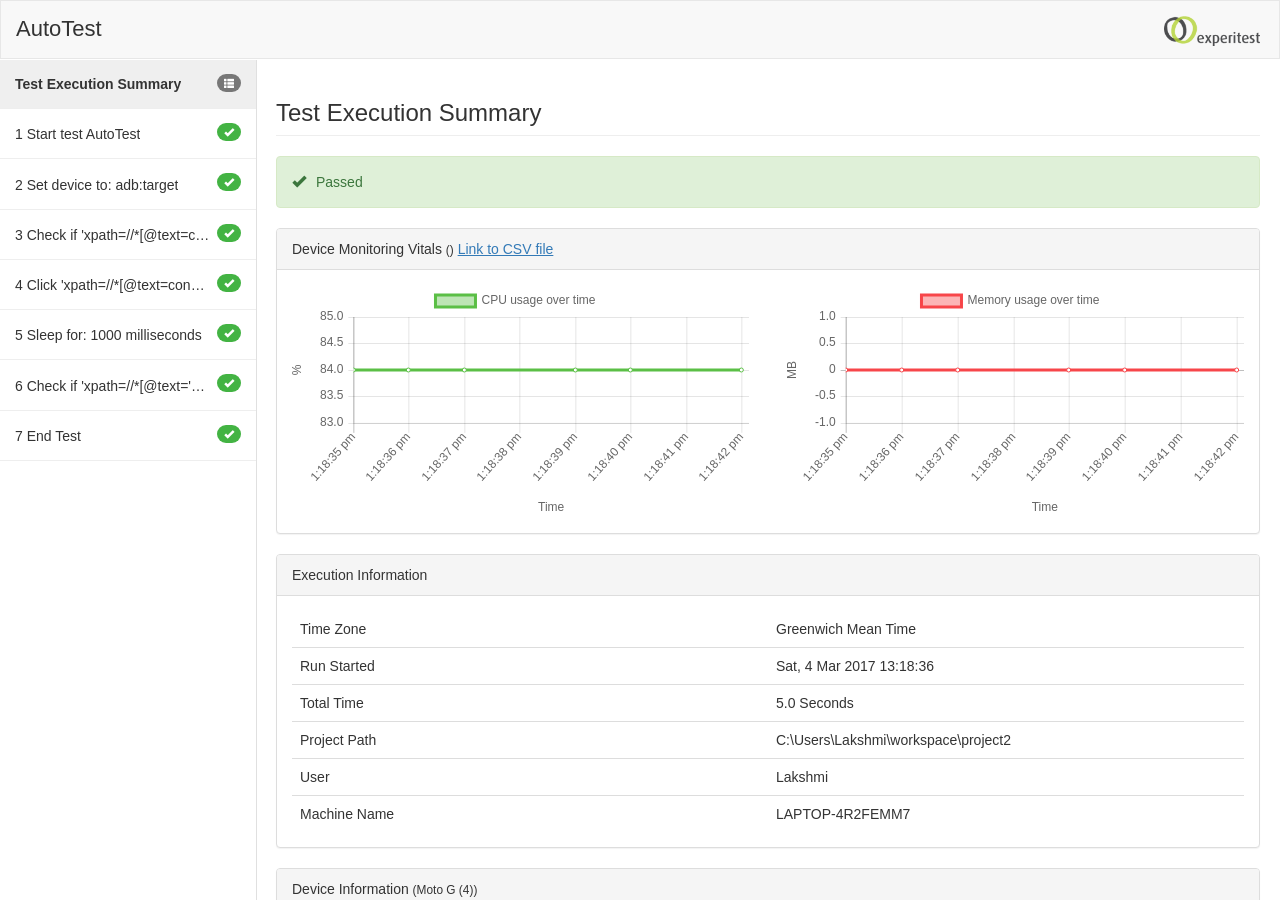
<file: AutomationTask/seeTestResultFiles/B_Search_Brutal/index.html>
<!DOCTYPE html>
<html>
	<head>
		<meta http-equiv='Content-Type' content='text/html; charset=UTF-8' />
		<title>AutoTest</title>

		<link rel="shortcut icon" href="resources/images/favicon_auto.ico">

		<script type="text/javascript" src='resources/jquery-2.1.0.min.js'></script>
		<!--[if lt IE 9]>
			<script type="text/javascript" src='resources/jquery-1.11.1.min.js'></script>
		<![endif]-->
		<script type='text/javascript' src='resources/reports.js'></script>
		<script type="text/javascript" src='resources/js/moment.min.js'></script>
		<script type="text/javascript" src='resources/js/chart_v2.min.js'></script>
		<script type="text/javascript" src="resources/js/bootstrap.js"></script>
		<link rel="stylesheet" type="text/css" href="resources/css/bootstrap.css">

		<style type="text/css">

		* {
			font-family: 'Segoe UI',Tahoma,Helvetica,Sans-Serif;
		}

		a,
		a:focus,
		a:active,
		a:hover{
			color: black;
			text-decoration: none;
		}

		.navbar{
			position: fixed;
			margin-bottom: 0;
			line-height: 60px;
			height: 59px;
			width: 100%;
			border-radius: 0;
		}

		.navbar h3{
			float: left;
			line-height: 16px;
			font-size: 22px;
		}

		.navbar .logo{
			float: right;
			background-image: url(resources/images/logo.png);
			width: 100px;
			height: 30px;
			background-repeat: no-repeat;
			background-size: contain;
			margin: 15px auto;
		}

		.navbar .logomf{
			float: right;
			background-image: url(resources/images/mf_logo.jpg);
			width: 100px;
			height: 30px;
			background-repeat: no-repeat;
			background-size: contain;
			margin: 15px auto;
		}

		.nav-tabs {
			border-bottom: 1px solid rgba(221, 221, 221, 0.5);
		}

		.body-content{
			position: fixed;
			width: 100%;
			height: calc(100% - 60px);
			top: 60px;
		}

		.left-panel{
			overflow-y: auto;
			width: 20%;
			padding: 0;
			margin: 0;
			height: 100%;
		}

		.left-panel .list-group-item.selected{
			background-color: rgba(100,100,100,0.1);
		}

		.left-panel .list-group-item:hover {
			background-color: rgba(100,100,100,0.1);
		}

		.left-panel .badge{
			font-size: 10px;
			float: right;
		}

		.left-panel .glyphicon-folder:before {
  			content: "\e118";
		}

		.left-panel .collapsed .glyphicon-folder:before {
  			content: "\e117" !important;
		}

		.left-panel .badge.success{
			background-color: rgba(20, 160, 20, 0.8);
		}

		.left-panel .badge.failed{
			background-color: rgba(200, 10, 10, 0.8);
		}

		.list-group-item{
			border: none;
			font-size: 14px;
			display: list-item;
			cursor: pointer;
			border-radius: 0px !important;
			margin-bottom: 0px;
			padding: 14px 15px !important;
			border-bottom: 1px solid #eee;
		}

		.list-group-item.collapse:not(.in){
			display: none;
		}

		.left-panel ul > li:nth-child(1) .txt{
  			font-weight: 600;
		}

		.list-group-item div:not(.glyphicon) {
			display: inline-block;
			vertical-align: middle;
		}

		.list-group-item > span {
			float: left;
		}

		.list-group-item .txt{
			text-overflow: ellipsis;
			white-space: nowrap;
			overflow: hidden;
			max-width: calc(100% - 30px);
		}

		#vertical-divider{
			position: fixed;
			border-right: 1px solid rgba(100,100,100,0.2);
			width: 1px;
			height: calc(100% - 60px);
			left: 20%;
			top: 60px;
			z-index: 10;
			cursor: col-resize;
			cursor: -webkit-grab;
		}

		#vertical-divider:hover {
			border: 1px dashed rgba(100,100,100,0.5);
		}

		#vertical-divider:active {
  			cursor: -webkit-grabbing;
		}

		.right-panel{
			position: fixed;
			width: 80%;
			left: 20%;
			height: calc(100% - 60px);
			top: 60px;
		}

		.right-panel .results{
			position: fixed;
			height: calc(100% - 60px);
			top: 60px;
			width: 80%;
			overflow-y: auto;
			padding: 0 20px;
			margin: 0;
			display: none;
		}

		.right-panel .nav li {
			font-size: 15px;
			padding: 10px 20px;
			cursor: pointer;
		}

		.right-panel .nav li.selected {
			background: rgba(100,100,100,0.1);
		}

		.right-panel .results.selected{
			display: block;
		}

		.right-panel .nav-tabs{
			margin-top: 10px;
			margin-bottom: 10px;
		}

		.right-panel .alert .glyphicon,
		.right-panel .panel .glyphicon{
			margin-right: 10px;
		}

		.right-panel .two-screenshots .panel {
			width: 49%;
			float: left;
		}

		.right-panel .two-screenshots .panel:first-child{
			margin-right: 2%;
		}

		.right-panel .panel .table{
			margin: 0;
		}

		.right-panel .panel .table td{
			border: none;
			width: 50%;
		}
		
		.table.t  td{
			width:33% !important;
		}
		
		.right-panel .panel .table tr:not(:first-child){
			border-top: 1px solid #ddd;
		}

		.right-panel .results:not(:first-child) .page-header{
			margin: 20px 0;
		}

		.right-panel .screenshot img{
			max-width: 100%;
			display: block;
  			margin-right: auto;
  			margin-left: auto;
		}

		.right-panel .video-wrap{
			background-color: black;
		}

		.right-panel .video-wrap video{
			height:600px;

		}

		.popover-title {
			text-overflow: ellipsis;
			overflow: hidden;
		}

		video:-webkit-full-screen	{ width: 100% ; height: 100% ; max-height: none;}
		video:-moz-full-screen		{ width: 100% ; height: 100% ; max-height: none;}
		video:-ms-full-screen		{ width: 100% ; height: 100% ; max-height: none;}
		video:-o-full-screen		{ width: 100% ; height: 100% ; max-height: none;}
		video:full-screen			{ width: 100% ; height: 100% ; max-height: none;}

		#noscript{
			position: fixed;
			z-index: 10;
			bottom: 10px;
			right: 30px;
		}

		#monitoring-graph-cpu-container{
            width: 48%;
            float: left;
        }

        #monitoring-graph-memory-container{
            width: 48%;
            float: right;
        }

		</style>

	</head>
	<body>
		<noscript>
			<div id='noscript' class='alert alert-danger'>
				Javascript was not detected. Please enable Javascript in this page to access the data in this report.
			</div>
		</noscript>

		<nav class="navbar navbar-default">
			<div class="container-fluid">
				<h3>AutoTest</h3>
							<a href='http://www.experitest.com' class='logo' target='_BLANK'></a>
						</div>
		</nav>

		<div class='body-content'>

			<div class='left-panel'>
				<ul id='report-bar-ul' class='list-group'>

					<li class='list-group-item selected' title="Test Execution Summary" data-step-counter="0">
						<span class='txt'>Test Execution Summary</span>
						<div class='badge'>
							<span class='glyphicon glyphicon-th-list'></span>
						</div>
					</li>

										
													<li class='list-group-item' title="Start test AutoTest" data-step-counter="1"
																>

								<div class='txt'>
									<span class='nmbr'>1</span>
									<span> Start test AutoTest</span>
								</div>

																	<div class='badge success'>
										<span class='glyphicon glyphicon-ok'></span>
									</div>
								
							</li>
						
												
					
													<li class='list-group-item' title="Set device to: adb:target" data-step-counter="2"
																data-content="<img src='images/0.PNG' alt='Falied to retrieve image.' style='max-height:50px;display: block; margin-right: auto; margin-left: auto;'></img>"
																>

								<div class='txt'>
									<span class='nmbr'>2</span>
									<span> Set device to: adb:target</span>
								</div>

																	<div class='badge success'>
										<span class='glyphicon glyphicon-ok'></span>
									</div>
								
							</li>
						
												
					
													<li class='list-group-item' title="Check if 'xpath=//*[@text=concat('Did you mean ', '&amp;quot;', 'fury rabbit', '&amp;quot;', '?') and @onScreen='true' and @hidden='false']' is found in zone 'NATIVE' index 0" data-step-counter="3"
																data-content="<img src='images/1.PNG' alt='Falied to retrieve image.' style='max-height:50px;display: block; margin-right: auto; margin-left: auto;'></img>"
																>

								<div class='txt'>
									<span class='nmbr'>3</span>
									<span> Check if 'xpath=//*[@text=concat('Did you mean ', '&quot;', 'fury rabbit', '&quot;', '?') and @onScreen='true' and @hidden='false']' is found in zone 'NATIVE' index 0</span>
								</div>

																	<div class='badge success'>
										<span class='glyphicon glyphicon-ok'></span>
									</div>
								
							</li>
						
												
					
													<li class='list-group-item' title="Click 'xpath=//*[@text=concat('Did you mean ', '&amp;quot;', 'fury rabbit', '&amp;quot;', '?') and @onScreen='true' and @hidden='false']' in zone NATIVE, index: 0, click count: 1" data-step-counter="4"
																data-content="<img src='images/2.PNG' alt='Falied to retrieve image.' style='max-height:50px;display: block; margin-right: auto; margin-left: auto;'></img>"
																>

								<div class='txt'>
									<span class='nmbr'>4</span>
									<span> Click 'xpath=//*[@text=concat('Did you mean ', '&quot;', 'fury rabbit', '&quot;', '?') and @onScreen='true' and @hidden='false']' in zone NATIVE, index: 0, click count: 1</span>
								</div>

																	<div class='badge success'>
										<span class='glyphicon glyphicon-ok'></span>
									</div>
								
							</li>
						
												
					
													<li class='list-group-item' title="Sleep for: 1000 milliseconds" data-step-counter="5"
																data-content="<img src='images/4.PNG' alt='Falied to retrieve image.' style='max-height:50px;display: block; margin-right: auto; margin-left: auto;'></img>"
																>

								<div class='txt'>
									<span class='nmbr'>5</span>
									<span> Sleep for: 1000 milliseconds</span>
								</div>

																	<div class='badge success'>
										<span class='glyphicon glyphicon-ok'></span>
									</div>
								
							</li>
						
												
					
													<li class='list-group-item' title="Check if 'xpath=//*[@text='Brutal: Paws of Fury']' is found in zone 'NATIVE' index 0" data-step-counter="6"
																data-content="<img src='images/5.PNG' alt='Falied to retrieve image.' style='max-height:50px;display: block; margin-right: auto; margin-left: auto;'></img>"
																>

								<div class='txt'>
									<span class='nmbr'>6</span>
									<span> Check if 'xpath=//*[@text='Brutal: Paws of Fury']' is found in zone 'NATIVE' index 0</span>
								</div>

																	<div class='badge success'>
										<span class='glyphicon glyphicon-ok'></span>
									</div>
								
							</li>
						
												
					
													<li class='list-group-item' title="End Test" data-step-counter="7"
																data-content="<img src='images/6.PNG' alt='Falied to retrieve image.' style='max-height:50px;display: block; margin-right: auto; margin-left: auto;'></img>"
																>

								<div class='txt'>
									<span class='nmbr'>7</span>
									<span> End Test</span>
								</div>

																	<div class='badge success'>
										<span class='glyphicon glyphicon-ok'></span>
									</div>
								
							</li>
						
												
									</ul>
				<div id="vertical-divider"></div>
			</div>

			<div class='right-panel'>

				
				<div class='results' style="display:block;" data-step-counter="0">
					<h3 class="page-header">
						Test Execution Summary
					</h3>

										<div class="alert alert-success" role="alert">
						<span class='glyphicon glyphicon-ok'></span>Passed
					</div>
					
   					
					<div class='panel panel-default'>
                        <div class='panel-heading'>Device Monitoring Vitals <small>()</small>
                        <a href="./monitor.csv" style="color: #337AB7 !important; text-decoration: underline !important;">Link to CSV file</a>
                        </div>
                        <div class='panel-body'>
                            <div id='monitoring-graph-cpu-container'>
                                <canvas id="monitoringCpuGraph"></canvas>
                            </div>
                            <div id='monitoring-graph-memory-container'>
                                <canvas id="monitoringMemoryGraph"></canvas>
                            </div>
                        </div>
                    </div>
                    
					<div class='panel panel-default'>
						<div class='panel-heading'>Execution Information</div>
						<div class='panel-body'>
							<table class='table'>
								<tbody>
									<tr>
										<td>Time Zone</td>
										<td>Greenwich Mean Time</td>
									</tr>
									<tr>
										<td>Run Started</td>
										<td>Sat, 4 Mar 2017 13:18:36</td>
									</tr>
									<tr>
										<td>Total Time</td>
										<td>5.0 Seconds</td>
									</tr>
									<tr>
										<td>Project Path</td>
										<td>C:\Users\Lakshmi\workspace\project2</td>
									</tr>
									<tr>
										<td>User</td>
										<td>Lakshmi</td>
									</tr>
		                            <tr>
		                                <td>Machine Name</td>
		                                <td>LAPTOP-4R2FEMM7</td>
		                            </tr>
								</tbody>
							</table>
						</div>
					</div>

					
					
					<div class='panel panel-default'>
						<div class='panel-heading'>Device Information <small>(Moto G (4))</small></div>
						<div class='panel-body'>
							<table class='table'>
								<tbody>
									<tr>
										<td>Name</td>
										<td>Moto G (4)</td>
									</tr>
									<tr>
										<td>OS</td>
										<td>Android</td>
									</tr>
									<tr>
										<td>Model</td>
										<td>Moto G (4)</td>
									</tr>
									<tr>
										<td>Manufacturer</td>
										<td>motorola</td>
									</tr>
									<tr>
										<td>Version</td>
										<td>7.0</td>
									</tr>
									<tr>
										<td>Screen Size</td>
										<td>1080x1920</td>
									</tr>
									<tr>
										<td>S/N</td>
										<td>ZY2239KB5J</td>
									</tr>
								</tbody>
							</table>
						</div>
					</div>
					
                    <script type="text/javascript">

                    $(document).ready(function(){

                        var cpuLineData = {
                            labels: [
                                                                    '04/03/2017 13:18:35',
                                                                    '04/03/2017 13:18:36',
                                                                    '04/03/2017 13:18:37',
                                                                    '04/03/2017 13:18:39',
                                                                    '04/03/2017 13:18:40',
                                                                    '04/03/2017 13:18:42',
                                                            ],
                            datasets: [
                                {
                                    label: "CPU usage over time",
                                    fill: false,
                                    lineTension: 0.1,
                                    backgroundColor: "rgba(91,191,70,0.4)",
                                    borderColor: "rgba(91,191,70,1)",
                                    borderCapStyle: 'butt',
                                    borderDash: [],
                                    borderDashOffset: 0.0,
                                    borderJoinStyle: 'miter',
                                    pointBorderColor: "rgba(91,191,70,1)",
                                    pointBackgroundColor: "#fff",
                                    pointBorderWidth: 1,
                                    pointHoverRadius: 5,
                                    pointHoverBackgroundColor: "rgba(75,192,192,1)",
                                    pointHoverBorderColor: "rgba(220,220,220,1)",
                                    pointHoverBorderWidth: 2,
                                    pointRadius: 2,
                                    pointHitRadius: 10,
                                    data: [
                                                                                    '84.0',
                                                                                    '84.0',
                                                                                    '84.0',
                                                                                    '84.0',
                                                                                    '84.0',
                                                                                    '84.0',
                                                                            ],
                                }
                            ]
                        };

                        var cpuLineOptions = {
                            responsive: true,
                            maintainAspectRatio: true,
                            animation: false,
                            scales: {
                                xAxes: [{
                                    type: "time",
                                    time: {
                                        format: 'DD/MM/YYYY HH:mm:ss',
                                        tooltipFormat: 'll HH:mm:ss'
                                    },
                                    display: true,
                                    scaleLabel: {
                                        display: true,
                                        labelString: 'Time'
                                    }
                                }, ],
                                yAxes: [{
                                    display: true,
                                    scaleLabel: {
                                        display: true,
                                        labelString: '%'
                                    }
                                }]
                            }
                        };

                        var memoryLineData = {
                            labels: [
                                                                    '04/03/2017 13:18:35',
                                                                    '04/03/2017 13:18:36',
                                                                    '04/03/2017 13:18:37',
                                                                    '04/03/2017 13:18:39',
                                                                    '04/03/2017 13:18:40',
                                                                    '04/03/2017 13:18:42',
                                                            ],
                            datasets: [
                                {
                                    label: "Memory usage over time",
                                    fill: false,
                                    lineTension: 0.1,
                                    backgroundColor: "rgba(247,70,74,0.4)",
                                    borderColor: "rgba(247,70,74,1)",
                                    borderCapStyle: 'butt',
                                    borderDash: [],
                                    borderDashOffset: 0.0,
                                    borderJoinStyle: 'miter',
                                    pointBorderColor: "rgba(247,70,74,1)",
                                    pointBackgroundColor: "#fff",
                                    pointBorderWidth: 1,
                                    pointHoverRadius: 5,
                                    pointHoverBackgroundColor: "rgba(75,192,192,1)",
                                    pointHoverBorderColor: "rgba(220,220,220,1)",
                                    pointHoverBorderWidth: 2,
                                    pointRadius: 2,
                                    pointHitRadius: 10,
                                    data: [
                                                                                    '0.0',
                                                                                    '0.0',
                                                                                    '0.0',
                                                                                    '0.0',
                                                                                    '0.0',
                                                                                    '0.0',
                                                                            ],
                                }
                            ]
                        };

                        var memoryLineOptions = {
                            responsive: true,
                            maintainAspectRatio: true,
                            animation: false,
                            scales: {
                                xAxes: [{
                                    type: "time",
                                    time: {
                                        format: 'DD/MM/YYYY HH:mm:ss',
                                        tooltipFormat: 'll HH:mm:ss'
                                    },
                                    display: true,
                                    scaleLabel: {
                                        display: true,
                                        labelString: 'Time'
                                    }
                                }, ],
                                yAxes: [{
                                    display: true,
                                    scaleLabel: {
                                        display: true,
                                        labelString: 'MB'
                                    }
                                }]
                            }
                        };

                        var cpuCtx = document.getElementById("monitoringCpuGraph").getContext("2d");;

                        var cpuLineChart = Chart.Line(cpuCtx, {
                            data: cpuLineData,
                            options: cpuLineOptions
                        });

                        var memoryCtx = document.getElementById("monitoringMemoryGraph").getContext("2d");;

                        var memoryLineChart = Chart.Line(memoryCtx, {
                            data: memoryLineData,
                            options: memoryLineOptions
                        });


                    });

                    </script>


					<!--
										<div class='panel panel-default'>
						<div class='panel-heading'>Transactions Information</div>
						<div class='panel-body'>
							<table class='table t'>
								<thead>
									<th>Step #</th>
									<th>Name</th>
									<th>Duration (seconds)</th>
								</thead>
								<tbody>
																	</tbody>
							</table>
						</div>
					</div>
										-->
				</div>

				
				
					
					<div class='results' data-step-counter="1">
						<ul class='nav nav-tabs sub-tabs'>
							<li class='selected'>Result Details</li>

														<li>Debug Properties</li>
													</ul>
						<div class='sub-results' style="display: none;">

							<h3 class="page-header">Start test AutoTest</h3>

														<div class='panel panel-success'>
								<div class='panel-heading'>
									<span class='glyphicon glyphicon-ok'></span>Passed
								</div>
							


								<div class='panel-body'>
									<div>Total Time: 0.002 Seconds</div>
																</div>
							</div>

							<script type="text/javascript">
							function toggleData(step) {
                                var $btn = document.getElementById("expand-data-btn-"+step);
                                var $expanded = document.getElementById("expand-data-"+step);
                                var $collapsed = document.getElementById("collapse-data-"+step);
                                var btn_class = $btn.className.split(" ");
                                if (btn_class.indexOf("glyphicon-plus") > -1) {
                                    btn_class[btn_class.indexOf("glyphicon-plus")] = "glyphicon-minus";
                                    $collapsed.style.display="none";
                                    $expanded.style.display="block";
                                }
                                else {
                                    btn_class[btn_class.indexOf("glyphicon-minus")] = "glyphicon-plus";
                                    $collapsed.style.display="block";
                                    $expanded.style.display="none";
                                }
                                $btn.className = btn_class.join(" ");
                            }
                            </script>
														<div class="panel panel-default">
																	<div class="panel-heading">Result Data</div>
									<div class="panel-body">C:\Users\Lakshmi\seetest-reports\reports\test14</div>
															</div>
							
							
							
								
								
								
												</div>


                        <script type="text/javascript">

                        function toggleParamsData(step) {

                            var $btn = document.getElementById("expand-data-params-btn-" + step);
                            var $collapsed = document.getElementById("collapse-data-params-" + step);
                            var btn_class = $btn.className.split(" ");

                            if (btn_class.indexOf("glyphicon-plus") > -1) {
                                btn_class[btn_class.indexOf("glyphicon-plus")] = "glyphicon-minus";
                                $collapsed.style.display = "block";
                            } else {
                                btn_class[btn_class.indexOf("glyphicon-minus")] = "glyphicon-plus";
                                $collapsed.style.display = "none";
                            }

                            $btn.className = btn_class.join(" ");
                        }

                        </script>

												<div class='sub-results'>

						                        <div class="panel panel-default">
                                <div class="panel-heading">
                                    <button class="btn btn-default glyphicon glyphicon-plus btn-xs pull-left" style="outline:none" id="expand-data-params-btn-1" onclick="toggleParamsData(1)"></button>
                                        Command Parameters
                                </div>
                                <div class="panel-body" id="collapse-data-params-1" style="display:none">reporterName : xml<br>
directory : reports<br>
testName : AutoTest<br>
</div>
                        </div>
                        
							<div class="panel panel-default">
								<div class="panel-heading">Debug Properties</div>
								<div class="panel-body">
									<table class='table'>
																				<tbody>
																							<tr>
													<td>Client ID</td>
													<td>clientID:Debug:Client</td>
												</tr>
																																			<tr>
													<td>Console Output</td>
													<td>Start test AutoTest</td>
												</tr>
																																			<tr>
													<td>Found</td>
													<td>false</td>
												</tr>
																																			<tr>
													<td>Port</td>
													<td>N/A</td>
												</tr>
																																			<tr>
													<td>Report</td>
													<td>true</td>
												</tr>
																																			<tr>
													<td>Scenario Index</td>
													<td>0</td>
												</tr>
																																			<tr>
													<td>Start Time</td>
													<td>13:18:36</td>
												</tr>
																																			<tr>
													<td>Status</td>
													<td>true</td>
												</tr>
																																			<tr>
													<td>Step</td>
													<td>1</td>
												</tr>
																																			<tr>
													<td>text</td>
													<td>C:\Users\Lakshmi\seetest-reports\reports\test14</td>
												</tr>
																																			<tr>
													<td>Time (in sec)</td>
													<td>0.01</td>
												</tr>
																																	</tbody>
									</table>
								</div>
							</div>
						</div>
						
						
					</div>

					
				
					
					<div class='results' data-step-counter="2">
						<ul class='nav nav-tabs sub-tabs'>
							<li class='selected'>Result Details</li>

														<li>Debug Properties</li>
													</ul>
						<div class='sub-results' style="display: none;">

							<h3 class="page-header">Set device to: adb:target</h3>

														<div class='panel panel-success'>
								<div class='panel-heading'>
									<span class='glyphicon glyphicon-ok'></span>Passed
								</div>
							


								<div class='panel-body'>
									<div>Total Time: 0.07 Seconds</div>
																</div>
							</div>

							<script type="text/javascript">
							function toggleData(step) {
                                var $btn = document.getElementById("expand-data-btn-"+step);
                                var $expanded = document.getElementById("expand-data-"+step);
                                var $collapsed = document.getElementById("collapse-data-"+step);
                                var btn_class = $btn.className.split(" ");
                                if (btn_class.indexOf("glyphicon-plus") > -1) {
                                    btn_class[btn_class.indexOf("glyphicon-plus")] = "glyphicon-minus";
                                    $collapsed.style.display="none";
                                    $expanded.style.display="block";
                                }
                                else {
                                    btn_class[btn_class.indexOf("glyphicon-minus")] = "glyphicon-plus";
                                    $collapsed.style.display="block";
                                    $expanded.style.display="none";
                                }
                                $btn.className = btn_class.join(" ");
                            }
                            </script>
														<div class="panel panel-default">
																	<div class="panel-heading">
										<button class="btn btn-default glyphicon glyphicon-plus btn-xs pull-left" style="outline:none" id="expand-data-btn-2" onclick="toggleData(2)"></button>
										Result Data
									</div>
									<div class="panel-body" id="collapse-data-2">Device Information . . . </div>
									<div class="panel-body" id="expand-data-2" style="display:none">Device Information<br>
Name: Moto G (4)<br>
S/N: ZY2239KB5J<br>
OS: Android<br>
Manufacture: motorola<br>
Model: Moto G (4)<br>
Version: 7.0<br>
Screen size: 1080x1920<br>
Connected to: 127.0.0.1<br>
</div>
															</div>
							
							
							
								
																<div class='panel panel-default screenshot'>
									<div class='panel-heading'>
										Result Screenshot
																				<a class="btn btn-default btn-xs pull-right dump-link" href="images/0.PNG" target="_blank">open</a>
																			</div>
									<div class='panel-body'>
										<div class='img'>
											<a href='images/0.PNG' target="_blank" >
												<img src='images/0.PNG'/>
											</a>
										</div>
									</div>
								</div>
								
								
												</div>


                        <script type="text/javascript">

                        function toggleParamsData(step) {

                            var $btn = document.getElementById("expand-data-params-btn-" + step);
                            var $collapsed = document.getElementById("collapse-data-params-" + step);
                            var btn_class = $btn.className.split(" ");

                            if (btn_class.indexOf("glyphicon-plus") > -1) {
                                btn_class[btn_class.indexOf("glyphicon-plus")] = "glyphicon-minus";
                                $collapsed.style.display = "block";
                            } else {
                                btn_class[btn_class.indexOf("glyphicon-minus")] = "glyphicon-plus";
                                $collapsed.style.display = "none";
                            }

                            $btn.className = btn_class.join(" ");
                        }

                        </script>

												<div class='sub-results'>

						                        <div class="panel panel-default">
                                <div class="panel-heading">
                                    <button class="btn btn-default glyphicon glyphicon-plus btn-xs pull-left" style="outline:none" id="expand-data-params-btn-2" onclick="toggleParamsData(2)"></button>
                                        Command Parameters
                                </div>
                                <div class="panel-body" id="collapse-data-params-2" style="display:none">Device : adb:target<br>
</div>
                        </div>
                        
							<div class="panel panel-default">
								<div class="panel-heading">Debug Properties</div>
								<div class="panel-body">
									<table class='table'>
																				<tbody>
																							<tr>
													<td>Application Bounds</td>
													<td>0,0,1920,1080</td>
												</tr>
																																			<tr>
													<td>Client ID</td>
													<td>clientID:Debug:Client</td>
												</tr>
																																			<tr>
													<td>Console Output</td>
													<td>Set device to: adb:target</td>
												</tr>
																																			<tr>
													<td>Device Name</td>
													<td>adb:target</td>
												</tr>
																																			<tr>
													<td>Found</td>
													<td>false</td>
												</tr>
																																			<tr>
													<td>Image Height</td>
													<td>711</td>
												</tr>
																																			<tr>
													<td>Image Width</td>
													<td>400</td>
												</tr>
																																			<tr>
													<td>Output File</td>
													<td>C:\Users\Lakshmi\seetest-reports\reports\test14\images\0.PNG</td>
												</tr>
																																			<tr>
													<td>Port</td>
													<td>N/A</td>
												</tr>
																																			<tr>
													<td>Report</td>
													<td>true</td>
												</tr>
																																			<tr>
													<td>Scenario Index</td>
													<td>0</td>
												</tr>
																																			<tr>
													<td>Screen Height</td>
													<td>1920</td>
												</tr>
																																			<tr>
													<td>Screen Width</td>
													<td>1080</td>
												</tr>
																																			<tr>
													<td>Start Time</td>
													<td>13:18:36</td>
												</tr>
																																			<tr>
													<td>Status</td>
													<td>true</td>
												</tr>
																																			<tr>
													<td>Step</td>
													<td>2</td>
												</tr>
																																			<tr>
													<td>text</td>
													<td>Device Information
Name: Moto G (4)
S/N: ZY2239KB5J
OS: Android
Manufacture: motorola
Model: Moto G (4)
Version: 7.0
Screen size: 1080x1920
Connected to: 127.0.0.1
</td>
												</tr>
																																			<tr>
													<td>Time (in sec)</td>
													<td>0.07</td>
												</tr>
																																	</tbody>
									</table>
								</div>
							</div>
						</div>
						
						
					</div>

					
				
					
					<div class='results' data-step-counter="3">
						<ul class='nav nav-tabs sub-tabs'>
							<li class='selected'>Result Details</li>

														<li>Debug Properties</li>
													</ul>
						<div class='sub-results' style="display: none;">

							<h3 class="page-header">Check if 'xpath=//*[@text=concat('Did you mean ', '&quot;', 'fury rabbit', '&quot;', '?') and @onScreen='true' and @hidden='false']' is found in zone 'NATIVE' index 0</h3>

														<div class='panel panel-success'>
								<div class='panel-heading'>
									<span class='glyphicon glyphicon-ok'></span>Passed
								</div>
							


								<div class='panel-body'>
									<div>Total Time: 1.244 Seconds</div>
																</div>
							</div>

							<script type="text/javascript">
							function toggleData(step) {
                                var $btn = document.getElementById("expand-data-btn-"+step);
                                var $expanded = document.getElementById("expand-data-"+step);
                                var $collapsed = document.getElementById("collapse-data-"+step);
                                var btn_class = $btn.className.split(" ");
                                if (btn_class.indexOf("glyphicon-plus") > -1) {
                                    btn_class[btn_class.indexOf("glyphicon-plus")] = "glyphicon-minus";
                                    $collapsed.style.display="none";
                                    $expanded.style.display="block";
                                }
                                else {
                                    btn_class[btn_class.indexOf("glyphicon-minus")] = "glyphicon-plus";
                                    $collapsed.style.display="block";
                                    $expanded.style.display="none";
                                }
                                $btn.className = btn_class.join(" ");
                            }
                            </script>
														<div class="panel panel-default">
																	<div class="panel-heading">Result Data</div>
									<div class="panel-body">Found: true</div>
															</div>
							
							
							
								
																<div class='panel panel-default screenshot'>
									<div class='panel-heading'>
										Result Screenshot
																				<a class="btn btn-default btn-xs pull-right dump-link" href="images/1.PNG" target="_blank">open</a>
																			</div>
									<div class='panel-body'>
										<div class='img'>
											<a href='images/1.PNG' target="_blank" >
												<img src='images/1.PNG'/>
											</a>
										</div>
									</div>
								</div>
								
								
												</div>


                        <script type="text/javascript">

                        function toggleParamsData(step) {

                            var $btn = document.getElementById("expand-data-params-btn-" + step);
                            var $collapsed = document.getElementById("collapse-data-params-" + step);
                            var btn_class = $btn.className.split(" ");

                            if (btn_class.indexOf("glyphicon-plus") > -1) {
                                btn_class[btn_class.indexOf("glyphicon-plus")] = "glyphicon-minus";
                                $collapsed.style.display = "block";
                            } else {
                                btn_class[btn_class.indexOf("glyphicon-minus")] = "glyphicon-plus";
                                $collapsed.style.display = "none";
                            }

                            $btn.className = btn_class.join(" ");
                        }

                        </script>

												<div class='sub-results'>

						                        <div class="panel panel-default">
                                <div class="panel-heading">
                                    <button class="btn btn-default glyphicon glyphicon-plus btn-xs pull-left" style="outline:none" id="expand-data-params-btn-3" onclick="toggleParamsData(3)"></button>
                                        Command Parameters
                                </div>
                                <div class="panel-body" id="collapse-data-params-3" style="display:none">Zone : NATIVE<br>
Element : xpath=//*[@text=concat('Did you mean ', '"', 'fury rabbit', '"', '?') and @onScreen='true' and @hidden='false']<br>
Index : 0<br>
</div>
                        </div>
                        
							<div class="panel panel-default">
								<div class="panel-heading">Debug Properties</div>
								<div class="panel-body">
									<table class='table'>
																				<tbody>
																							<tr>
													<td>Application Bounds</td>
													<td>0,0,1920,1080</td>
												</tr>
																																			<tr>
													<td>bcolor</td>
													<td>-2147483648</td>
												</tr>
																																			<tr>
													<td>bcolor.name</td>
													<td>UNKNOWN</td>
												</tr>
																																			<tr>
													<td>click</td>
													<td>540,292</td>
												</tr>
																																			<tr>
													<td>Client ID</td>
													<td>clientID:Debug:Client</td>
												</tr>
																																			<tr>
													<td>color</td>
													<td>-2147483648</td>
												</tr>
																																			<tr>
													<td>color.name</td>
													<td>UNKNOWN</td>
												</tr>
																																			<tr>
													<td>Console Output</td>
													<td>Check if 'xpath=//*[@text=concat('Did you mean ', '&quot;', 'fury rabbit', '&quot;', '?') and @onScreen='true' and @hidden='false']' is found in zone 'NATIVE' index 0</td>
												</tr>
																																			<tr>
													<td>Device Name</td>
													<td>adb:target</td>
												</tr>
																																			<tr>
													<td>font.size</td>
													<td>-1</td>
												</tr>
																																			<tr>
													<td>Found</td>
													<td>true</td>
												</tr>
																																			<tr>
													<td>height</td>
													<td>57</td>
												</tr>
																																			<tr>
													<td>Image Height</td>
													<td>711</td>
												</tr>
																																			<tr>
													<td>Image Width</td>
													<td>400</td>
												</tr>
																																			<tr>
													<td>Output File</td>
													<td>C:\Users\Lakshmi\seetest-reports\reports\test14\images\1.PNG</td>
												</tr>
																																			<tr>
													<td>Port</td>
													<td>N/A</td>
												</tr>
																																			<tr>
													<td>position</td>
													<td>290,264</td>
												</tr>
																																			<tr>
													<td>Report</td>
													<td>true</td>
												</tr>
																																			<tr>
													<td>Scenario Index</td>
													<td>0</td>
												</tr>
																																			<tr>
													<td>Screen Height</td>
													<td>1920</td>
												</tr>
																																			<tr>
													<td>Screen Width</td>
													<td>1080</td>
												</tr>
																																			<tr>
													<td>Start Time</td>
													<td>13:18:37</td>
												</tr>
																																			<tr>
													<td>Status</td>
													<td>true</td>
												</tr>
																																			<tr>
													<td>Step</td>
													<td>3</td>
												</tr>
																																			<tr>
													<td>text</td>
													<td>Found: true</td>
												</tr>
																																			<tr>
													<td>Time (in sec)</td>
													<td>1.25</td>
												</tr>
																																			<tr>
													<td>width</td>
													<td>500</td>
												</tr>
																																	</tbody>
									</table>
								</div>
							</div>
						</div>
						
						
					</div>

					
				
					
					<div class='results' data-step-counter="4">
						<ul class='nav nav-tabs sub-tabs'>
							<li class='selected'>Result Details</li>

														<li>Debug Properties</li>
													</ul>
						<div class='sub-results' style="display: none;">

							<h3 class="page-header">Click 'xpath=//*[@text=concat('Did you mean ', '&quot;', 'fury rabbit', '&quot;', '?') and @onScreen='true' and @hidden='false']' in zone NATIVE, index: 0, click count: 1</h3>

														<div class='panel panel-success'>
								<div class='panel-heading'>
									<span class='glyphicon glyphicon-ok'></span>Passed
								</div>
							


								<div class='panel-body'>
									<div>Total Time: 0.405 Seconds</div>
																</div>
							</div>

							<script type="text/javascript">
							function toggleData(step) {
                                var $btn = document.getElementById("expand-data-btn-"+step);
                                var $expanded = document.getElementById("expand-data-"+step);
                                var $collapsed = document.getElementById("collapse-data-"+step);
                                var btn_class = $btn.className.split(" ");
                                if (btn_class.indexOf("glyphicon-plus") > -1) {
                                    btn_class[btn_class.indexOf("glyphicon-plus")] = "glyphicon-minus";
                                    $collapsed.style.display="none";
                                    $expanded.style.display="block";
                                }
                                else {
                                    btn_class[btn_class.indexOf("glyphicon-minus")] = "glyphicon-plus";
                                    $collapsed.style.display="block";
                                    $expanded.style.display="none";
                                }
                                $btn.className = btn_class.join(" ");
                            }
                            </script>
							
							
							
															<div class='two-screenshots'>
								
																<div class='panel panel-default screenshot'>
									<div class='panel-heading'>
										Result Screenshot
																				<a class="btn btn-default btn-xs pull-right dump-link" href="images/2.PNG" target="_blank">open</a>
																			</div>
									<div class='panel-body'>
										<div class='img'>
											<a href='images/2.PNG' target="_blank" >
												<img src='images/2.PNG'/>
											</a>
										</div>
									</div>
								</div>
								
																<div class='panel panel-default screenshot'>
									<div class='panel-heading'>
										Result Post Screenshot
																			</div>
									<div class='panel-body'>
										<div class='img'>
											<a href='images/3.PNG' target="_blank">
												<img src='images/3.PNG'/>
											</a>
										</div>
									</div>
								</div>
							</div>
								
												</div>


                        <script type="text/javascript">

                        function toggleParamsData(step) {

                            var $btn = document.getElementById("expand-data-params-btn-" + step);
                            var $collapsed = document.getElementById("collapse-data-params-" + step);
                            var btn_class = $btn.className.split(" ");

                            if (btn_class.indexOf("glyphicon-plus") > -1) {
                                btn_class[btn_class.indexOf("glyphicon-plus")] = "glyphicon-minus";
                                $collapsed.style.display = "block";
                            } else {
                                btn_class[btn_class.indexOf("glyphicon-minus")] = "glyphicon-plus";
                                $collapsed.style.display = "none";
                            }

                            $btn.className = btn_class.join(" ");
                        }

                        </script>

												<div class='sub-results'>

						                        <div class="panel panel-default">
                                <div class="panel-heading">
                                    <button class="btn btn-default glyphicon glyphicon-plus btn-xs pull-left" style="outline:none" id="expand-data-params-btn-4" onclick="toggleParamsData(4)"></button>
                                        Command Parameters
                                </div>
                                <div class="panel-body" id="collapse-data-params-4" style="display:none">Zone : NATIVE<br>
Element : xpath=//*[@text=concat('Did you mean ', '"', 'fury rabbit', '"', '?') and @onScreen='true' and @hidden='false']<br>
Index : 0<br>
Click Count : 1<br>
</div>
                        </div>
                        
							<div class="panel panel-default">
								<div class="panel-heading">Debug Properties</div>
								<div class="panel-body">
									<table class='table'>
																				<tbody>
																							<tr>
													<td>Application Bounds</td>
													<td>0,0,1920,1080</td>
												</tr>
																																			<tr>
													<td>bcolor</td>
													<td>-2147483648</td>
												</tr>
																																			<tr>
													<td>bcolor.name</td>
													<td>UNKNOWN</td>
												</tr>
																																			<tr>
													<td>click</td>
													<td>540,292</td>
												</tr>
																																			<tr>
													<td>Client ID</td>
													<td>clientID:Debug:Client</td>
												</tr>
																																			<tr>
													<td>color</td>
													<td>-2147483648</td>
												</tr>
																																			<tr>
													<td>color.name</td>
													<td>UNKNOWN</td>
												</tr>
																																			<tr>
													<td>Console Output</td>
													<td>Click 'xpath=//*[@text=concat('Did you mean ', '&quot;', 'fury rabbit', '&quot;', '?') and @onScreen='true' and @hidden='false']' in zone NATIVE, index: 0, click count: 1</td>
												</tr>
																																			<tr>
													<td>Device Name</td>
													<td>adb:target</td>
												</tr>
																																			<tr>
													<td>font.size</td>
													<td>-1</td>
												</tr>
																																			<tr>
													<td>Found</td>
													<td>false</td>
												</tr>
																																			<tr>
													<td>height</td>
													<td>57</td>
												</tr>
																																			<tr>
													<td>Image Height</td>
													<td>711</td>
												</tr>
																																			<tr>
													<td>Image Width</td>
													<td>400</td>
												</tr>
																																			<tr>
													<td>outFile2</td>
													<td>C:\Users\Lakshmi\seetest-reports\reports\test14\images\3.PNG</td>
												</tr>
																																			<tr>
													<td>Output File</td>
													<td>C:\Users\Lakshmi\seetest-reports\reports\test14\images\2.PNG</td>
												</tr>
																																			<tr>
													<td>Port</td>
													<td>N/A</td>
												</tr>
																																			<tr>
													<td>position</td>
													<td>290,264</td>
												</tr>
																																			<tr>
													<td>Report</td>
													<td>true</td>
												</tr>
																																			<tr>
													<td>Scenario Index</td>
													<td>0</td>
												</tr>
																																			<tr>
													<td>Screen Height</td>
													<td>1920</td>
												</tr>
																																			<tr>
													<td>Screen Width</td>
													<td>1080</td>
												</tr>
																																			<tr>
													<td>Start Time</td>
													<td>13:18:38</td>
												</tr>
																																			<tr>
													<td>Status</td>
													<td>true</td>
												</tr>
																																			<tr>
													<td>Step</td>
													<td>4</td>
												</tr>
																																			<tr>
													<td>Time (in sec)</td>
													<td>0.41</td>
												</tr>
																																			<tr>
													<td>width</td>
													<td>500</td>
												</tr>
																																	</tbody>
									</table>
								</div>
							</div>
						</div>
						
						
					</div>

					
				
					
					<div class='results' data-step-counter="5">
						<ul class='nav nav-tabs sub-tabs'>
							<li class='selected'>Result Details</li>

														<li>Debug Properties</li>
													</ul>
						<div class='sub-results' style="display: none;">

							<h3 class="page-header">Sleep for: 1000 milliseconds</h3>

														<div class='panel panel-success'>
								<div class='panel-heading'>
									<span class='glyphicon glyphicon-ok'></span>Passed
								</div>
							


								<div class='panel-body'>
									<div>Total Time: 1.061 Seconds</div>
																</div>
							</div>

							<script type="text/javascript">
							function toggleData(step) {
                                var $btn = document.getElementById("expand-data-btn-"+step);
                                var $expanded = document.getElementById("expand-data-"+step);
                                var $collapsed = document.getElementById("collapse-data-"+step);
                                var btn_class = $btn.className.split(" ");
                                if (btn_class.indexOf("glyphicon-plus") > -1) {
                                    btn_class[btn_class.indexOf("glyphicon-plus")] = "glyphicon-minus";
                                    $collapsed.style.display="none";
                                    $expanded.style.display="block";
                                }
                                else {
                                    btn_class[btn_class.indexOf("glyphicon-minus")] = "glyphicon-plus";
                                    $collapsed.style.display="block";
                                    $expanded.style.display="none";
                                }
                                $btn.className = btn_class.join(" ");
                            }
                            </script>
							
							
							
								
																<div class='panel panel-default screenshot'>
									<div class='panel-heading'>
										Result Screenshot
																				<a class="btn btn-default btn-xs pull-right dump-link" href="images/4.PNG" target="_blank">open</a>
																			</div>
									<div class='panel-body'>
										<div class='img'>
											<a href='images/4.PNG' target="_blank" >
												<img src='images/4.PNG'/>
											</a>
										</div>
									</div>
								</div>
								
								
												</div>


                        <script type="text/javascript">

                        function toggleParamsData(step) {

                            var $btn = document.getElementById("expand-data-params-btn-" + step);
                            var $collapsed = document.getElementById("collapse-data-params-" + step);
                            var btn_class = $btn.className.split(" ");

                            if (btn_class.indexOf("glyphicon-plus") > -1) {
                                btn_class[btn_class.indexOf("glyphicon-plus")] = "glyphicon-minus";
                                $collapsed.style.display = "block";
                            } else {
                                btn_class[btn_class.indexOf("glyphicon-minus")] = "glyphicon-plus";
                                $collapsed.style.display = "none";
                            }

                            $btn.className = btn_class.join(" ");
                        }

                        </script>

												<div class='sub-results'>

						                        <div class="panel panel-default">
                                <div class="panel-heading">
                                    <button class="btn btn-default glyphicon glyphicon-plus btn-xs pull-left" style="outline:none" id="expand-data-params-btn-5" onclick="toggleParamsData(5)"></button>
                                        Command Parameters
                                </div>
                                <div class="panel-body" id="collapse-data-params-5" style="display:none">Time : 1000<br>
</div>
                        </div>
                        
							<div class="panel panel-default">
								<div class="panel-heading">Debug Properties</div>
								<div class="panel-body">
									<table class='table'>
																				<tbody>
																							<tr>
													<td>Application Bounds</td>
													<td>0,0,1920,1080</td>
												</tr>
																																			<tr>
													<td>Client ID</td>
													<td>clientID:Debug:Client</td>
												</tr>
																																			<tr>
													<td>Console Output</td>
													<td>Sleep for: 1000 milliseconds</td>
												</tr>
																																			<tr>
													<td>Device Name</td>
													<td>adb:target</td>
												</tr>
																																			<tr>
													<td>Found</td>
													<td>false</td>
												</tr>
																																			<tr>
													<td>Image Height</td>
													<td>711</td>
												</tr>
																																			<tr>
													<td>Image Width</td>
													<td>400</td>
												</tr>
																																			<tr>
													<td>Output File</td>
													<td>C:\Users\Lakshmi\seetest-reports\reports\test14\images\4.PNG</td>
												</tr>
																																			<tr>
													<td>Port</td>
													<td>N/A</td>
												</tr>
																																			<tr>
													<td>Report</td>
													<td>true</td>
												</tr>
																																			<tr>
													<td>Scenario Index</td>
													<td>0</td>
												</tr>
																																			<tr>
													<td>Screen Height</td>
													<td>1920</td>
												</tr>
																																			<tr>
													<td>Screen Width</td>
													<td>1080</td>
												</tr>
																																			<tr>
													<td>Start Time</td>
													<td>13:18:40</td>
												</tr>
																																			<tr>
													<td>Status</td>
													<td>true</td>
												</tr>
																																			<tr>
													<td>Step</td>
													<td>5</td>
												</tr>
																																			<tr>
													<td>Time (in sec)</td>
													<td>1.07</td>
												</tr>
																																	</tbody>
									</table>
								</div>
							</div>
						</div>
						
						
					</div>

					
				
					
					<div class='results' data-step-counter="6">
						<ul class='nav nav-tabs sub-tabs'>
							<li class='selected'>Result Details</li>

														<li>Debug Properties</li>
													</ul>
						<div class='sub-results' style="display: none;">

							<h3 class="page-header">Check if 'xpath=//*[@text='Brutal: Paws of Fury']' is found in zone 'NATIVE' index 0</h3>

														<div class='panel panel-success'>
								<div class='panel-heading'>
									<span class='glyphicon glyphicon-ok'></span>Passed
								</div>
							


								<div class='panel-body'>
									<div>Total Time: 0.853 Seconds</div>
																</div>
							</div>

							<script type="text/javascript">
							function toggleData(step) {
                                var $btn = document.getElementById("expand-data-btn-"+step);
                                var $expanded = document.getElementById("expand-data-"+step);
                                var $collapsed = document.getElementById("collapse-data-"+step);
                                var btn_class = $btn.className.split(" ");
                                if (btn_class.indexOf("glyphicon-plus") > -1) {
                                    btn_class[btn_class.indexOf("glyphicon-plus")] = "glyphicon-minus";
                                    $collapsed.style.display="none";
                                    $expanded.style.display="block";
                                }
                                else {
                                    btn_class[btn_class.indexOf("glyphicon-minus")] = "glyphicon-plus";
                                    $collapsed.style.display="block";
                                    $expanded.style.display="none";
                                }
                                $btn.className = btn_class.join(" ");
                            }
                            </script>
														<div class="panel panel-default">
																	<div class="panel-heading">Result Data</div>
									<div class="panel-body">Found: true</div>
															</div>
							
							
							
								
																<div class='panel panel-default screenshot'>
									<div class='panel-heading'>
										Result Screenshot
																				<a class="btn btn-default btn-xs pull-right dump-link" href="images/5.PNG" target="_blank">open</a>
																			</div>
									<div class='panel-body'>
										<div class='img'>
											<a href='images/5.PNG' target="_blank" >
												<img src='images/5.PNG'/>
											</a>
										</div>
									</div>
								</div>
								
								
												</div>


                        <script type="text/javascript">

                        function toggleParamsData(step) {

                            var $btn = document.getElementById("expand-data-params-btn-" + step);
                            var $collapsed = document.getElementById("collapse-data-params-" + step);
                            var btn_class = $btn.className.split(" ");

                            if (btn_class.indexOf("glyphicon-plus") > -1) {
                                btn_class[btn_class.indexOf("glyphicon-plus")] = "glyphicon-minus";
                                $collapsed.style.display = "block";
                            } else {
                                btn_class[btn_class.indexOf("glyphicon-minus")] = "glyphicon-plus";
                                $collapsed.style.display = "none";
                            }

                            $btn.className = btn_class.join(" ");
                        }

                        </script>

												<div class='sub-results'>

						                        <div class="panel panel-default">
                                <div class="panel-heading">
                                    <button class="btn btn-default glyphicon glyphicon-plus btn-xs pull-left" style="outline:none" id="expand-data-params-btn-6" onclick="toggleParamsData(6)"></button>
                                        Command Parameters
                                </div>
                                <div class="panel-body" id="collapse-data-params-6" style="display:none">Zone : NATIVE<br>
Element : xpath=//*[@text='Brutal: Paws of Fury']<br>
</div>
                        </div>
                        
							<div class="panel panel-default">
								<div class="panel-heading">Debug Properties</div>
								<div class="panel-body">
									<table class='table'>
																				<tbody>
																							<tr>
													<td>Application Bounds</td>
													<td>0,0,1920,1080</td>
												</tr>
																																			<tr>
													<td>bcolor</td>
													<td>-2147483648</td>
												</tr>
																																			<tr>
													<td>bcolor.name</td>
													<td>UNKNOWN</td>
												</tr>
																																			<tr>
													<td>click</td>
													<td>429,325</td>
												</tr>
																																			<tr>
													<td>Client ID</td>
													<td>clientID:Debug:Client</td>
												</tr>
																																			<tr>
													<td>color</td>
													<td>-2147483648</td>
												</tr>
																																			<tr>
													<td>color.name</td>
													<td>UNKNOWN</td>
												</tr>
																																			<tr>
													<td>Console Output</td>
													<td>Check if 'xpath=//*[@text='Brutal: Paws of Fury']' is found in zone 'NATIVE' index 0</td>
												</tr>
																																			<tr>
													<td>Device Name</td>
													<td>adb:target</td>
												</tr>
																																			<tr>
													<td>font.size</td>
													<td>-1</td>
												</tr>
																																			<tr>
													<td>Found</td>
													<td>true</td>
												</tr>
																																			<tr>
													<td>height</td>
													<td>65</td>
												</tr>
																																			<tr>
													<td>Image Height</td>
													<td>711</td>
												</tr>
																																			<tr>
													<td>Image Width</td>
													<td>400</td>
												</tr>
																																			<tr>
													<td>Output File</td>
													<td>C:\Users\Lakshmi\seetest-reports\reports\test14\images\5.PNG</td>
												</tr>
																																			<tr>
													<td>Port</td>
													<td>N/A</td>
												</tr>
																																			<tr>
													<td>position</td>
													<td>216,293</td>
												</tr>
																																			<tr>
													<td>Report</td>
													<td>true</td>
												</tr>
																																			<tr>
													<td>Scenario Index</td>
													<td>0</td>
												</tr>
																																			<tr>
													<td>Screen Height</td>
													<td>1920</td>
												</tr>
																																			<tr>
													<td>Screen Width</td>
													<td>1080</td>
												</tr>
																																			<tr>
													<td>Start Time</td>
													<td>13:18:41</td>
												</tr>
																																			<tr>
													<td>Status</td>
													<td>true</td>
												</tr>
																																			<tr>
													<td>Step</td>
													<td>6</td>
												</tr>
																																			<tr>
													<td>text</td>
													<td>Found: true</td>
												</tr>
																																			<tr>
													<td>Time (in sec)</td>
													<td>0.86</td>
												</tr>
																																			<tr>
													<td>width</td>
													<td>426</td>
												</tr>
																																	</tbody>
									</table>
								</div>
							</div>
						</div>
						
						
					</div>

					
				
					
					<div class='results' data-step-counter="7">
						<ul class='nav nav-tabs sub-tabs'>
							<li class='selected'>Result Details</li>

														<li>Debug Properties</li>
													</ul>
						<div class='sub-results' style="display: none;">

							<h3 class="page-header">End Test</h3>

														<div class='panel panel-success'>
								<div class='panel-heading'>
									<span class='glyphicon glyphicon-ok'></span>Passed
								</div>
							


								<div class='panel-body'>
									<div>Total Time: 0.049 Seconds</div>
																</div>
							</div>

							<script type="text/javascript">
							function toggleData(step) {
                                var $btn = document.getElementById("expand-data-btn-"+step);
                                var $expanded = document.getElementById("expand-data-"+step);
                                var $collapsed = document.getElementById("collapse-data-"+step);
                                var btn_class = $btn.className.split(" ");
                                if (btn_class.indexOf("glyphicon-plus") > -1) {
                                    btn_class[btn_class.indexOf("glyphicon-plus")] = "glyphicon-minus";
                                    $collapsed.style.display="none";
                                    $expanded.style.display="block";
                                }
                                else {
                                    btn_class[btn_class.indexOf("glyphicon-minus")] = "glyphicon-plus";
                                    $collapsed.style.display="block";
                                    $expanded.style.display="none";
                                }
                                $btn.className = btn_class.join(" ");
                            }
                            </script>
							
							
							
								
																<div class='panel panel-default screenshot'>
									<div class='panel-heading'>
										Result Screenshot
																				<a class="btn btn-default btn-xs pull-right dump-link" href="images/6.PNG" target="_blank">open</a>
																			</div>
									<div class='panel-body'>
										<div class='img'>
											<a href='images/6.PNG' target="_blank" >
												<img src='images/6.PNG'/>
											</a>
										</div>
									</div>
								</div>
								
								
												</div>


                        <script type="text/javascript">

                        function toggleParamsData(step) {

                            var $btn = document.getElementById("expand-data-params-btn-" + step);
                            var $collapsed = document.getElementById("collapse-data-params-" + step);
                            var btn_class = $btn.className.split(" ");

                            if (btn_class.indexOf("glyphicon-plus") > -1) {
                                btn_class[btn_class.indexOf("glyphicon-plus")] = "glyphicon-minus";
                                $collapsed.style.display = "block";
                            } else {
                                btn_class[btn_class.indexOf("glyphicon-minus")] = "glyphicon-plus";
                                $collapsed.style.display = "none";
                            }

                            $btn.className = btn_class.join(" ");
                        }

                        </script>

												<div class='sub-results'>

						                        <div class="panel panel-default">
                                <div class="panel-heading">
                                    <button class="btn btn-default glyphicon glyphicon-plus btn-xs pull-left" style="outline:none" id="expand-data-params-btn-7" onclick="toggleParamsData(7)"></button>
                                        Command Parameters
                                </div>
                                <div class="panel-body" id="collapse-data-params-7" style="display:none">releaseClient : true<br>
</div>
                        </div>
                        
							<div class="panel panel-default">
								<div class="panel-heading">Debug Properties</div>
								<div class="panel-body">
									<table class='table'>
																				<tbody>
																							<tr>
													<td>Application Bounds</td>
													<td>0,0,1920,1080</td>
												</tr>
																																			<tr>
													<td>Client ID</td>
													<td>clientID:Debug:Client</td>
												</tr>
																																			<tr>
													<td>Console Output</td>
													<td>End Test</td>
												</tr>
																																			<tr>
													<td>Device Name</td>
													<td>adb:target</td>
												</tr>
																																			<tr>
													<td>Found</td>
													<td>false</td>
												</tr>
																																			<tr>
													<td>Image Height</td>
													<td>711</td>
												</tr>
																																			<tr>
													<td>Image Width</td>
													<td>400</td>
												</tr>
																																			<tr>
													<td>Output File</td>
													<td>C:\Users\Lakshmi\seetest-reports\reports\test14\images\6.PNG</td>
												</tr>
																																			<tr>
													<td>Port</td>
													<td>N/A</td>
												</tr>
																																			<tr>
													<td>Report</td>
													<td>true</td>
												</tr>
																																			<tr>
													<td>Scenario Index</td>
													<td>0</td>
												</tr>
																																			<tr>
													<td>Screen Height</td>
													<td>1920</td>
												</tr>
																																			<tr>
													<td>Screen Width</td>
													<td>1080</td>
												</tr>
																																			<tr>
													<td>Start Time</td>
													<td>13:18:41</td>
												</tr>
																																			<tr>
													<td>Status</td>
													<td>true</td>
												</tr>
																																			<tr>
													<td>Step</td>
													<td>7</td>
												</tr>
																																			<tr>
													<td>Time (in sec)</td>
													<td>0.05</td>
												</tr>
																																	</tbody>
									</table>
								</div>
							</div>
						</div>
						
						
					</div>

					
				
			</div>
		</div>
	</body>
</html>
</file>
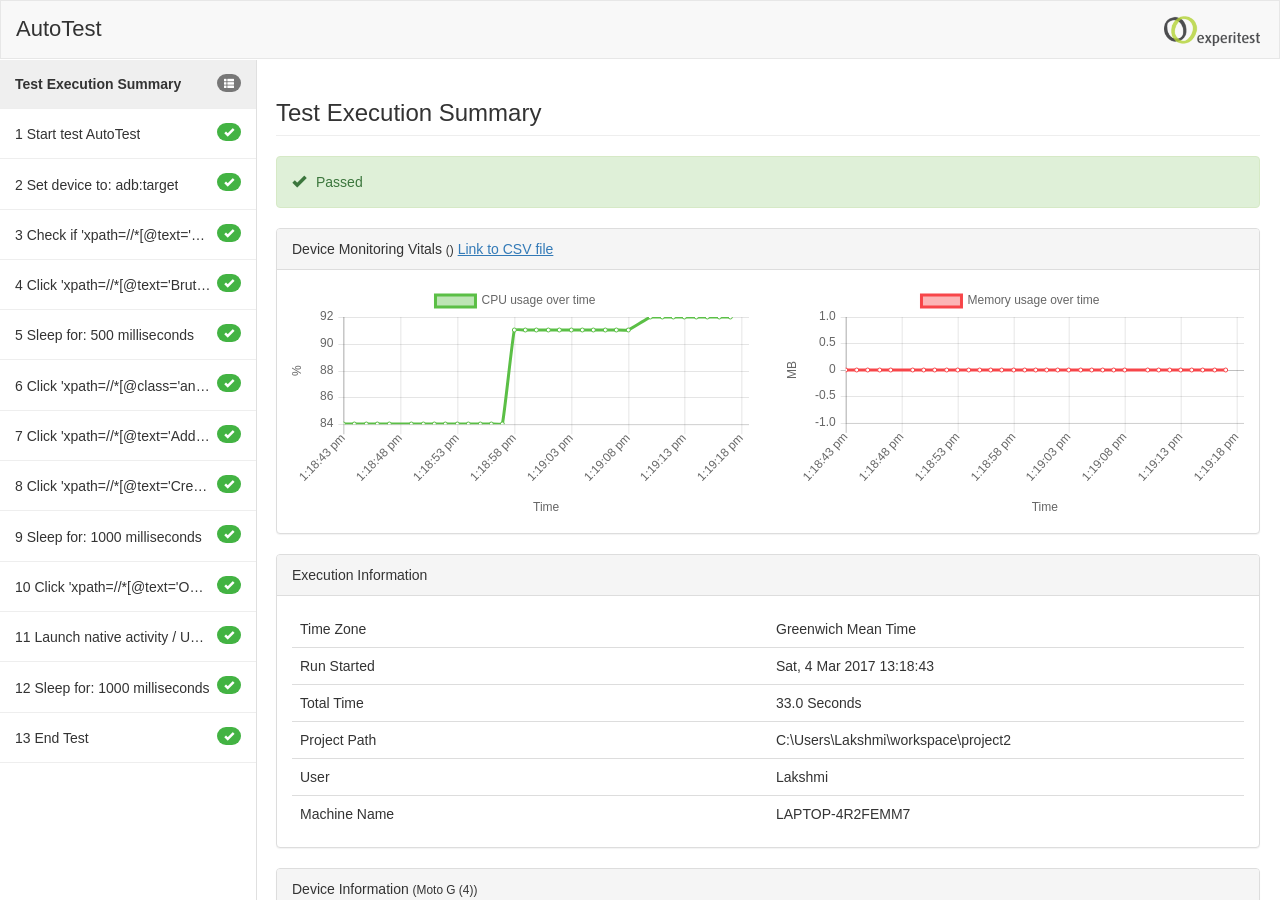
<file: AutomationTask/seeTestResultFiles/C_AddingToReadingList/index.html>
<!DOCTYPE html>
<html>
	<head>
		<meta http-equiv='Content-Type' content='text/html; charset=UTF-8' />
		<title>AutoTest</title>

		<link rel="shortcut icon" href="resources/images/favicon_auto.ico">

		<script type="text/javascript" src='resources/jquery-2.1.0.min.js'></script>
		<!--[if lt IE 9]>
			<script type="text/javascript" src='resources/jquery-1.11.1.min.js'></script>
		<![endif]-->
		<script type='text/javascript' src='resources/reports.js'></script>
		<script type="text/javascript" src='resources/js/moment.min.js'></script>
		<script type="text/javascript" src='resources/js/chart_v2.min.js'></script>
		<script type="text/javascript" src="resources/js/bootstrap.js"></script>
		<link rel="stylesheet" type="text/css" href="resources/css/bootstrap.css">

		<style type="text/css">

		* {
			font-family: 'Segoe UI',Tahoma,Helvetica,Sans-Serif;
		}

		a,
		a:focus,
		a:active,
		a:hover{
			color: black;
			text-decoration: none;
		}

		.navbar{
			position: fixed;
			margin-bottom: 0;
			line-height: 60px;
			height: 59px;
			width: 100%;
			border-radius: 0;
		}

		.navbar h3{
			float: left;
			line-height: 16px;
			font-size: 22px;
		}

		.navbar .logo{
			float: right;
			background-image: url(resources/images/logo.png);
			width: 100px;
			height: 30px;
			background-repeat: no-repeat;
			background-size: contain;
			margin: 15px auto;
		}

		.navbar .logomf{
			float: right;
			background-image: url(resources/images/mf_logo.jpg);
			width: 100px;
			height: 30px;
			background-repeat: no-repeat;
			background-size: contain;
			margin: 15px auto;
		}

		.nav-tabs {
			border-bottom: 1px solid rgba(221, 221, 221, 0.5);
		}

		.body-content{
			position: fixed;
			width: 100%;
			height: calc(100% - 60px);
			top: 60px;
		}

		.left-panel{
			overflow-y: auto;
			width: 20%;
			padding: 0;
			margin: 0;
			height: 100%;
		}

		.left-panel .list-group-item.selected{
			background-color: rgba(100,100,100,0.1);
		}

		.left-panel .list-group-item:hover {
			background-color: rgba(100,100,100,0.1);
		}

		.left-panel .badge{
			font-size: 10px;
			float: right;
		}

		.left-panel .glyphicon-folder:before {
  			content: "\e118";
		}

		.left-panel .collapsed .glyphicon-folder:before {
  			content: "\e117" !important;
		}

		.left-panel .badge.success{
			background-color: rgba(20, 160, 20, 0.8);
		}

		.left-panel .badge.failed{
			background-color: rgba(200, 10, 10, 0.8);
		}

		.list-group-item{
			border: none;
			font-size: 14px;
			display: list-item;
			cursor: pointer;
			border-radius: 0px !important;
			margin-bottom: 0px;
			padding: 14px 15px !important;
			border-bottom: 1px solid #eee;
		}

		.list-group-item.collapse:not(.in){
			display: none;
		}

		.left-panel ul > li:nth-child(1) .txt{
  			font-weight: 600;
		}

		.list-group-item div:not(.glyphicon) {
			display: inline-block;
			vertical-align: middle;
		}

		.list-group-item > span {
			float: left;
		}

		.list-group-item .txt{
			text-overflow: ellipsis;
			white-space: nowrap;
			overflow: hidden;
			max-width: calc(100% - 30px);
		}

		#vertical-divider{
			position: fixed;
			border-right: 1px solid rgba(100,100,100,0.2);
			width: 1px;
			height: calc(100% - 60px);
			left: 20%;
			top: 60px;
			z-index: 10;
			cursor: col-resize;
			cursor: -webkit-grab;
		}

		#vertical-divider:hover {
			border: 1px dashed rgba(100,100,100,0.5);
		}

		#vertical-divider:active {
  			cursor: -webkit-grabbing;
		}

		.right-panel{
			position: fixed;
			width: 80%;
			left: 20%;
			height: calc(100% - 60px);
			top: 60px;
		}

		.right-panel .results{
			position: fixed;
			height: calc(100% - 60px);
			top: 60px;
			width: 80%;
			overflow-y: auto;
			padding: 0 20px;
			margin: 0;
			display: none;
		}

		.right-panel .nav li {
			font-size: 15px;
			padding: 10px 20px;
			cursor: pointer;
		}

		.right-panel .nav li.selected {
			background: rgba(100,100,100,0.1);
		}

		.right-panel .results.selected{
			display: block;
		}

		.right-panel .nav-tabs{
			margin-top: 10px;
			margin-bottom: 10px;
		}

		.right-panel .alert .glyphicon,
		.right-panel .panel .glyphicon{
			margin-right: 10px;
		}

		.right-panel .two-screenshots .panel {
			width: 49%;
			float: left;
		}

		.right-panel .two-screenshots .panel:first-child{
			margin-right: 2%;
		}

		.right-panel .panel .table{
			margin: 0;
		}

		.right-panel .panel .table td{
			border: none;
			width: 50%;
		}
		
		.table.t  td{
			width:33% !important;
		}
		
		.right-panel .panel .table tr:not(:first-child){
			border-top: 1px solid #ddd;
		}

		.right-panel .results:not(:first-child) .page-header{
			margin: 20px 0;
		}

		.right-panel .screenshot img{
			max-width: 100%;
			display: block;
  			margin-right: auto;
  			margin-left: auto;
		}

		.right-panel .video-wrap{
			background-color: black;
		}

		.right-panel .video-wrap video{
			height:600px;

		}

		.popover-title {
			text-overflow: ellipsis;
			overflow: hidden;
		}

		video:-webkit-full-screen	{ width: 100% ; height: 100% ; max-height: none;}
		video:-moz-full-screen		{ width: 100% ; height: 100% ; max-height: none;}
		video:-ms-full-screen		{ width: 100% ; height: 100% ; max-height: none;}
		video:-o-full-screen		{ width: 100% ; height: 100% ; max-height: none;}
		video:full-screen			{ width: 100% ; height: 100% ; max-height: none;}

		#noscript{
			position: fixed;
			z-index: 10;
			bottom: 10px;
			right: 30px;
		}

		#monitoring-graph-cpu-container{
            width: 48%;
            float: left;
        }

        #monitoring-graph-memory-container{
            width: 48%;
            float: right;
        }

		</style>

	</head>
	<body>
		<noscript>
			<div id='noscript' class='alert alert-danger'>
				Javascript was not detected. Please enable Javascript in this page to access the data in this report.
			</div>
		</noscript>

		<nav class="navbar navbar-default">
			<div class="container-fluid">
				<h3>AutoTest</h3>
							<a href='http://www.experitest.com' class='logo' target='_BLANK'></a>
						</div>
		</nav>

		<div class='body-content'>

			<div class='left-panel'>
				<ul id='report-bar-ul' class='list-group'>

					<li class='list-group-item selected' title="Test Execution Summary" data-step-counter="0">
						<span class='txt'>Test Execution Summary</span>
						<div class='badge'>
							<span class='glyphicon glyphicon-th-list'></span>
						</div>
					</li>

										
													<li class='list-group-item' title="Start test AutoTest" data-step-counter="1"
																>

								<div class='txt'>
									<span class='nmbr'>1</span>
									<span> Start test AutoTest</span>
								</div>

																	<div class='badge success'>
										<span class='glyphicon glyphicon-ok'></span>
									</div>
								
							</li>
						
												
					
													<li class='list-group-item' title="Set device to: adb:target" data-step-counter="2"
																data-content="<img src='images/0.PNG' alt='Falied to retrieve image.' style='max-height:50px;display: block; margin-right: auto; margin-left: auto;'></img>"
																>

								<div class='txt'>
									<span class='nmbr'>2</span>
									<span> Set device to: adb:target</span>
								</div>

																	<div class='badge success'>
										<span class='glyphicon glyphicon-ok'></span>
									</div>
								
							</li>
						
												
					
													<li class='list-group-item' title="Check if 'xpath=//*[@text='Brutal: Paws of Fury']' is found in zone 'NATIVE' index 0" data-step-counter="3"
																data-content="<img src='images/1.PNG' alt='Falied to retrieve image.' style='max-height:50px;display: block; margin-right: auto; margin-left: auto;'></img>"
																>

								<div class='txt'>
									<span class='nmbr'>3</span>
									<span> Check if 'xpath=//*[@text='Brutal: Paws of Fury']' is found in zone 'NATIVE' index 0</span>
								</div>

																	<div class='badge success'>
										<span class='glyphicon glyphicon-ok'></span>
									</div>
								
							</li>
						
												
					
													<li class='list-group-item' title="Click 'xpath=//*[@text='Brutal: Paws of Fury']' in zone NATIVE, index: 0, click count: 1" data-step-counter="4"
																data-content="<img src='images/2.PNG' alt='Falied to retrieve image.' style='max-height:50px;display: block; margin-right: auto; margin-left: auto;'></img>"
																>

								<div class='txt'>
									<span class='nmbr'>4</span>
									<span> Click 'xpath=//*[@text='Brutal: Paws of Fury']' in zone NATIVE, index: 0, click count: 1</span>
								</div>

																	<div class='badge success'>
										<span class='glyphicon glyphicon-ok'></span>
									</div>
								
							</li>
						
												
					
													<li class='list-group-item' title="Sleep for: 500 milliseconds" data-step-counter="5"
																data-content="<img src='images/4.PNG' alt='Falied to retrieve image.' style='max-height:50px;display: block; margin-right: auto; margin-left: auto;'></img>"
																>

								<div class='txt'>
									<span class='nmbr'>5</span>
									<span> Sleep for: 500 milliseconds</span>
								</div>

																	<div class='badge success'>
										<span class='glyphicon glyphicon-ok'></span>
									</div>
								
							</li>
						
												
					
													<li class='list-group-item' title="Click 'xpath=//*[@class='android.support.v7.widget.ActionMenuPresenter$OverflowMenuButton' and @onScreen='true']' in zone NATIVE, index: 0, click count: 1" data-step-counter="6"
																data-content="<img src='images/5.PNG' alt='Falied to retrieve image.' style='max-height:50px;display: block; margin-right: auto; margin-left: auto;'></img>"
																>

								<div class='txt'>
									<span class='nmbr'>6</span>
									<span> Click 'xpath=//*[@class='android.support.v7.widget.ActionMenuPresenter$OverflowMenuButton' and @onScreen='true']' in zone NATIVE, index: 0, click count: 1</span>
								</div>

																	<div class='badge success'>
										<span class='glyphicon glyphicon-ok'></span>
									</div>
								
							</li>
						
												
					
													<li class='list-group-item' title="Click 'xpath=//*[@text='Add to reading list']' in zone NATIVE, index: 0, click count: 1" data-step-counter="7"
																data-content="<img src='images/7.PNG' alt='Falied to retrieve image.' style='max-height:50px;display: block; margin-right: auto; margin-left: auto;'></img>"
																>

								<div class='txt'>
									<span class='nmbr'>7</span>
									<span> Click 'xpath=//*[@text='Add to reading list']' in zone NATIVE, index: 0, click count: 1</span>
								</div>

																	<div class='badge success'>
										<span class='glyphicon glyphicon-ok'></span>
									</div>
								
							</li>
						
												
					
													<li class='list-group-item' title="Click 'xpath=//*[@text='Create new']' in zone NATIVE, index: 0, click count: 1" data-step-counter="8"
																data-content="<img src='images/9.PNG' alt='Falied to retrieve image.' style='max-height:50px;display: block; margin-right: auto; margin-left: auto;'></img>"
																>

								<div class='txt'>
									<span class='nmbr'>8</span>
									<span> Click 'xpath=//*[@text='Create new']' in zone NATIVE, index: 0, click count: 1</span>
								</div>

																	<div class='badge success'>
										<span class='glyphicon glyphicon-ok'></span>
									</div>
								
							</li>
						
												
					
													<li class='list-group-item' title="Sleep for: 1000 milliseconds" data-step-counter="9"
																data-content="<img src='images/11.PNG' alt='Falied to retrieve image.' style='max-height:50px;display: block; margin-right: auto; margin-left: auto;'></img>"
																>

								<div class='txt'>
									<span class='nmbr'>9</span>
									<span> Sleep for: 1000 milliseconds</span>
								</div>

																	<div class='badge success'>
										<span class='glyphicon glyphicon-ok'></span>
									</div>
								
							</li>
						
												
					
													<li class='list-group-item' title="Click 'xpath=//*[@text='OK']' in zone NATIVE, index: 0, click count: 1" data-step-counter="10"
																data-content="<img src='images/12.PNG' alt='Falied to retrieve image.' style='max-height:50px;display: block; margin-right: auto; margin-left: auto;'></img>"
																>

								<div class='txt'>
									<span class='nmbr'>10</span>
									<span> Click 'xpath=//*[@text='OK']' in zone NATIVE, index: 0, click count: 1</span>
								</div>

																	<div class='badge success'>
										<span class='glyphicon glyphicon-ok'></span>
									</div>
								
							</li>
						
												
					
													<li class='list-group-item' title="Launch native activity / URL org.wikipedia/.main.MainActivity" data-step-counter="11"
																data-content="<img src='images/14.PNG' alt='Falied to retrieve image.' style='max-height:50px;display: block; margin-right: auto; margin-left: auto;'></img>"
																>

								<div class='txt'>
									<span class='nmbr'>11</span>
									<span> Launch native activity / URL org.wikipedia/.main.MainActivity</span>
								</div>

																	<div class='badge success'>
										<span class='glyphicon glyphicon-ok'></span>
									</div>
								
							</li>
						
												
					
													<li class='list-group-item' title="Sleep for: 1000 milliseconds" data-step-counter="12"
																data-content="<img src='images/15.PNG' alt='Falied to retrieve image.' style='max-height:50px;display: block; margin-right: auto; margin-left: auto;'></img>"
																>

								<div class='txt'>
									<span class='nmbr'>12</span>
									<span> Sleep for: 1000 milliseconds</span>
								</div>

																	<div class='badge success'>
										<span class='glyphicon glyphicon-ok'></span>
									</div>
								
							</li>
						
												
					
													<li class='list-group-item' title="End Test" data-step-counter="13"
																data-content="<img src='images/16.PNG' alt='Falied to retrieve image.' style='max-height:50px;display: block; margin-right: auto; margin-left: auto;'></img>"
																>

								<div class='txt'>
									<span class='nmbr'>13</span>
									<span> End Test</span>
								</div>

																	<div class='badge success'>
										<span class='glyphicon glyphicon-ok'></span>
									</div>
								
							</li>
						
												
									</ul>
				<div id="vertical-divider"></div>
			</div>

			<div class='right-panel'>

				
				<div class='results' style="display:block;" data-step-counter="0">
					<h3 class="page-header">
						Test Execution Summary
					</h3>

										<div class="alert alert-success" role="alert">
						<span class='glyphicon glyphicon-ok'></span>Passed
					</div>
					
   					
					<div class='panel panel-default'>
                        <div class='panel-heading'>Device Monitoring Vitals <small>()</small>
                        <a href="./monitor.csv" style="color: #337AB7 !important; text-decoration: underline !important;">Link to CSV file</a>
                        </div>
                        <div class='panel-body'>
                            <div id='monitoring-graph-cpu-container'>
                                <canvas id="monitoringCpuGraph"></canvas>
                            </div>
                            <div id='monitoring-graph-memory-container'>
                                <canvas id="monitoringMemoryGraph"></canvas>
                            </div>
                        </div>
                    </div>
                    
					<div class='panel panel-default'>
						<div class='panel-heading'>Execution Information</div>
						<div class='panel-body'>
							<table class='table'>
								<tbody>
									<tr>
										<td>Time Zone</td>
										<td>Greenwich Mean Time</td>
									</tr>
									<tr>
										<td>Run Started</td>
										<td>Sat, 4 Mar 2017 13:18:43</td>
									</tr>
									<tr>
										<td>Total Time</td>
										<td>33.0 Seconds</td>
									</tr>
									<tr>
										<td>Project Path</td>
										<td>C:\Users\Lakshmi\workspace\project2</td>
									</tr>
									<tr>
										<td>User</td>
										<td>Lakshmi</td>
									</tr>
		                            <tr>
		                                <td>Machine Name</td>
		                                <td>LAPTOP-4R2FEMM7</td>
		                            </tr>
								</tbody>
							</table>
						</div>
					</div>

					
					
					<div class='panel panel-default'>
						<div class='panel-heading'>Device Information <small>(Moto G (4))</small></div>
						<div class='panel-body'>
							<table class='table'>
								<tbody>
									<tr>
										<td>Name</td>
										<td>Moto G (4)</td>
									</tr>
									<tr>
										<td>OS</td>
										<td>Android</td>
									</tr>
									<tr>
										<td>Model</td>
										<td>Moto G (4)</td>
									</tr>
									<tr>
										<td>Manufacturer</td>
										<td>motorola</td>
									</tr>
									<tr>
										<td>Version</td>
										<td>7.0</td>
									</tr>
									<tr>
										<td>Screen Size</td>
										<td>1080x1920</td>
									</tr>
									<tr>
										<td>S/N</td>
										<td>ZY2239KB5J</td>
									</tr>
								</tbody>
							</table>
						</div>
					</div>
					
                    <script type="text/javascript">

                    $(document).ready(function(){

                        var cpuLineData = {
                            labels: [
                                                                    '04/03/2017 13:18:43',
                                                                    '04/03/2017 13:18:44',
                                                                    '04/03/2017 13:18:45',
                                                                    '04/03/2017 13:18:46',
                                                                    '04/03/2017 13:18:47',
                                                                    '04/03/2017 13:18:49',
                                                                    '04/03/2017 13:18:50',
                                                                    '04/03/2017 13:18:51',
                                                                    '04/03/2017 13:18:52',
                                                                    '04/03/2017 13:18:53',
                                                                    '04/03/2017 13:18:54',
                                                                    '04/03/2017 13:18:55',
                                                                    '04/03/2017 13:18:56',
                                                                    '04/03/2017 13:18:57',
                                                                    '04/03/2017 13:18:58',
                                                                    '04/03/2017 13:18:59',
                                                                    '04/03/2017 13:19:00',
                                                                    '04/03/2017 13:19:01',
                                                                    '04/03/2017 13:19:02',
                                                                    '04/03/2017 13:19:03',
                                                                    '04/03/2017 13:19:04',
                                                                    '04/03/2017 13:19:05',
                                                                    '04/03/2017 13:19:06',
                                                                    '04/03/2017 13:19:07',
                                                                    '04/03/2017 13:19:08',
                                                                    '04/03/2017 13:19:10',
                                                                    '04/03/2017 13:19:11',
                                                                    '04/03/2017 13:19:12',
                                                                    '04/03/2017 13:19:13',
                                                                    '04/03/2017 13:19:14',
                                                                    '04/03/2017 13:19:15',
                                                                    '04/03/2017 13:19:16',
                                                                    '04/03/2017 13:19:17',
                                                            ],
                            datasets: [
                                {
                                    label: "CPU usage over time",
                                    fill: false,
                                    lineTension: 0.1,
                                    backgroundColor: "rgba(91,191,70,0.4)",
                                    borderColor: "rgba(91,191,70,1)",
                                    borderCapStyle: 'butt',
                                    borderDash: [],
                                    borderDashOffset: 0.0,
                                    borderJoinStyle: 'miter',
                                    pointBorderColor: "rgba(91,191,70,1)",
                                    pointBackgroundColor: "#fff",
                                    pointBorderWidth: 1,
                                    pointHoverRadius: 5,
                                    pointHoverBackgroundColor: "rgba(75,192,192,1)",
                                    pointHoverBorderColor: "rgba(220,220,220,1)",
                                    pointHoverBorderWidth: 2,
                                    pointRadius: 2,
                                    pointHitRadius: 10,
                                    data: [
                                                                                    '84.0',
                                                                                    '84.0',
                                                                                    '84.0',
                                                                                    '84.0',
                                                                                    '84.0',
                                                                                    '84.0',
                                                                                    '84.0',
                                                                                    '84.0',
                                                                                    '84.0',
                                                                                    '84.0',
                                                                                    '84.0',
                                                                                    '84.0',
                                                                                    '84.0',
                                                                                    '84.0',
                                                                                    '91.0',
                                                                                    '91.0',
                                                                                    '91.0',
                                                                                    '91.0',
                                                                                    '91.0',
                                                                                    '91.0',
                                                                                    '91.0',
                                                                                    '91.0',
                                                                                    '91.0',
                                                                                    '91.0',
                                                                                    '91.0',
                                                                                    '92.0',
                                                                                    '92.0',
                                                                                    '92.0',
                                                                                    '92.0',
                                                                                    '92.0',
                                                                                    '92.0',
                                                                                    '92.0',
                                                                                    '92.0',
                                                                            ],
                                }
                            ]
                        };

                        var cpuLineOptions = {
                            responsive: true,
                            maintainAspectRatio: true,
                            animation: false,
                            scales: {
                                xAxes: [{
                                    type: "time",
                                    time: {
                                        format: 'DD/MM/YYYY HH:mm:ss',
                                        tooltipFormat: 'll HH:mm:ss'
                                    },
                                    display: true,
                                    scaleLabel: {
                                        display: true,
                                        labelString: 'Time'
                                    }
                                }, ],
                                yAxes: [{
                                    display: true,
                                    scaleLabel: {
                                        display: true,
                                        labelString: '%'
                                    }
                                }]
                            }
                        };

                        var memoryLineData = {
                            labels: [
                                                                    '04/03/2017 13:18:43',
                                                                    '04/03/2017 13:18:44',
                                                                    '04/03/2017 13:18:45',
                                                                    '04/03/2017 13:18:46',
                                                                    '04/03/2017 13:18:47',
                                                                    '04/03/2017 13:18:49',
                                                                    '04/03/2017 13:18:50',
                                                                    '04/03/2017 13:18:51',
                                                                    '04/03/2017 13:18:52',
                                                                    '04/03/2017 13:18:53',
                                                                    '04/03/2017 13:18:54',
                                                                    '04/03/2017 13:18:55',
                                                                    '04/03/2017 13:18:56',
                                                                    '04/03/2017 13:18:57',
                                                                    '04/03/2017 13:18:58',
                                                                    '04/03/2017 13:18:59',
                                                                    '04/03/2017 13:19:00',
                                                                    '04/03/2017 13:19:01',
                                                                    '04/03/2017 13:19:02',
                                                                    '04/03/2017 13:19:03',
                                                                    '04/03/2017 13:19:04',
                                                                    '04/03/2017 13:19:05',
                                                                    '04/03/2017 13:19:06',
                                                                    '04/03/2017 13:19:07',
                                                                    '04/03/2017 13:19:08',
                                                                    '04/03/2017 13:19:10',
                                                                    '04/03/2017 13:19:11',
                                                                    '04/03/2017 13:19:12',
                                                                    '04/03/2017 13:19:13',
                                                                    '04/03/2017 13:19:14',
                                                                    '04/03/2017 13:19:15',
                                                                    '04/03/2017 13:19:16',
                                                                    '04/03/2017 13:19:17',
                                                            ],
                            datasets: [
                                {
                                    label: "Memory usage over time",
                                    fill: false,
                                    lineTension: 0.1,
                                    backgroundColor: "rgba(247,70,74,0.4)",
                                    borderColor: "rgba(247,70,74,1)",
                                    borderCapStyle: 'butt',
                                    borderDash: [],
                                    borderDashOffset: 0.0,
                                    borderJoinStyle: 'miter',
                                    pointBorderColor: "rgba(247,70,74,1)",
                                    pointBackgroundColor: "#fff",
                                    pointBorderWidth: 1,
                                    pointHoverRadius: 5,
                                    pointHoverBackgroundColor: "rgba(75,192,192,1)",
                                    pointHoverBorderColor: "rgba(220,220,220,1)",
                                    pointHoverBorderWidth: 2,
                                    pointRadius: 2,
                                    pointHitRadius: 10,
                                    data: [
                                                                                    '0.0',
                                                                                    '0.0',
                                                                                    '0.0',
                                                                                    '0.0',
                                                                                    '0.0',
                                                                                    '0.0',
                                                                                    '0.0',
                                                                                    '0.0',
                                                                                    '0.0',
                                                                                    '0.0',
                                                                                    '0.0',
                                                                                    '0.0',
                                                                                    '0.0',
                                                                                    '0.0',
                                                                                    '0.0',
                                                                                    '0.0',
                                                                                    '0.0',
                                                                                    '0.0',
                                                                                    '0.0',
                                                                                    '0.0',
                                                                                    '0.0',
                                                                                    '0.0',
                                                                                    '0.0',
                                                                                    '0.0',
                                                                                    '0.0',
                                                                                    '0.0',
                                                                                    '0.0',
                                                                                    '0.0',
                                                                                    '0.0',
                                                                                    '0.0',
                                                                                    '0.0',
                                                                                    '0.0',
                                                                                    '0.0',
                                                                            ],
                                }
                            ]
                        };

                        var memoryLineOptions = {
                            responsive: true,
                            maintainAspectRatio: true,
                            animation: false,
                            scales: {
                                xAxes: [{
                                    type: "time",
                                    time: {
                                        format: 'DD/MM/YYYY HH:mm:ss',
                                        tooltipFormat: 'll HH:mm:ss'
                                    },
                                    display: true,
                                    scaleLabel: {
                                        display: true,
                                        labelString: 'Time'
                                    }
                                }, ],
                                yAxes: [{
                                    display: true,
                                    scaleLabel: {
                                        display: true,
                                        labelString: 'MB'
                                    }
                                }]
                            }
                        };

                        var cpuCtx = document.getElementById("monitoringCpuGraph").getContext("2d");;

                        var cpuLineChart = Chart.Line(cpuCtx, {
                            data: cpuLineData,
                            options: cpuLineOptions
                        });

                        var memoryCtx = document.getElementById("monitoringMemoryGraph").getContext("2d");;

                        var memoryLineChart = Chart.Line(memoryCtx, {
                            data: memoryLineData,
                            options: memoryLineOptions
                        });


                    });

                    </script>


					<!--
										<div class='panel panel-default'>
						<div class='panel-heading'>Transactions Information</div>
						<div class='panel-body'>
							<table class='table t'>
								<thead>
									<th>Step #</th>
									<th>Name</th>
									<th>Duration (seconds)</th>
								</thead>
								<tbody>
																	</tbody>
							</table>
						</div>
					</div>
										-->
				</div>

				
				
					
					<div class='results' data-step-counter="1">
						<ul class='nav nav-tabs sub-tabs'>
							<li class='selected'>Result Details</li>

														<li>Debug Properties</li>
													</ul>
						<div class='sub-results' style="display: none;">

							<h3 class="page-header">Start test AutoTest</h3>

														<div class='panel panel-success'>
								<div class='panel-heading'>
									<span class='glyphicon glyphicon-ok'></span>Passed
								</div>
							


								<div class='panel-body'>
									<div>Total Time: 0.001 Seconds</div>
																</div>
							</div>

							<script type="text/javascript">
							function toggleData(step) {
                                var $btn = document.getElementById("expand-data-btn-"+step);
                                var $expanded = document.getElementById("expand-data-"+step);
                                var $collapsed = document.getElementById("collapse-data-"+step);
                                var btn_class = $btn.className.split(" ");
                                if (btn_class.indexOf("glyphicon-plus") > -1) {
                                    btn_class[btn_class.indexOf("glyphicon-plus")] = "glyphicon-minus";
                                    $collapsed.style.display="none";
                                    $expanded.style.display="block";
                                }
                                else {
                                    btn_class[btn_class.indexOf("glyphicon-minus")] = "glyphicon-plus";
                                    $collapsed.style.display="block";
                                    $expanded.style.display="none";
                                }
                                $btn.className = btn_class.join(" ");
                            }
                            </script>
														<div class="panel panel-default">
																	<div class="panel-heading">Result Data</div>
									<div class="panel-body">C:\Users\Lakshmi\seetest-reports\reports\test15</div>
															</div>
							
							
							
								
								
								
												</div>


                        <script type="text/javascript">

                        function toggleParamsData(step) {

                            var $btn = document.getElementById("expand-data-params-btn-" + step);
                            var $collapsed = document.getElementById("collapse-data-params-" + step);
                            var btn_class = $btn.className.split(" ");

                            if (btn_class.indexOf("glyphicon-plus") > -1) {
                                btn_class[btn_class.indexOf("glyphicon-plus")] = "glyphicon-minus";
                                $collapsed.style.display = "block";
                            } else {
                                btn_class[btn_class.indexOf("glyphicon-minus")] = "glyphicon-plus";
                                $collapsed.style.display = "none";
                            }

                            $btn.className = btn_class.join(" ");
                        }

                        </script>

												<div class='sub-results'>

						                        <div class="panel panel-default">
                                <div class="panel-heading">
                                    <button class="btn btn-default glyphicon glyphicon-plus btn-xs pull-left" style="outline:none" id="expand-data-params-btn-1" onclick="toggleParamsData(1)"></button>
                                        Command Parameters
                                </div>
                                <div class="panel-body" id="collapse-data-params-1" style="display:none">reporterName : xml<br>
directory : reports<br>
testName : AutoTest<br>
</div>
                        </div>
                        
							<div class="panel panel-default">
								<div class="panel-heading">Debug Properties</div>
								<div class="panel-body">
									<table class='table'>
																				<tbody>
																							<tr>
													<td>Client ID</td>
													<td>clientID:Debug:Client</td>
												</tr>
																																			<tr>
													<td>Console Output</td>
													<td>Start test AutoTest</td>
												</tr>
																																			<tr>
													<td>Found</td>
													<td>false</td>
												</tr>
																																			<tr>
													<td>Port</td>
													<td>N/A</td>
												</tr>
																																			<tr>
													<td>Report</td>
													<td>true</td>
												</tr>
																																			<tr>
													<td>Scenario Index</td>
													<td>0</td>
												</tr>
																																			<tr>
													<td>Start Time</td>
													<td>13:18:43</td>
												</tr>
																																			<tr>
													<td>Status</td>
													<td>true</td>
												</tr>
																																			<tr>
													<td>Step</td>
													<td>1</td>
												</tr>
																																			<tr>
													<td>text</td>
													<td>C:\Users\Lakshmi\seetest-reports\reports\test15</td>
												</tr>
																																			<tr>
													<td>Time (in sec)</td>
													<td>0.01</td>
												</tr>
																																	</tbody>
									</table>
								</div>
							</div>
						</div>
						
						
					</div>

					
				
					
					<div class='results' data-step-counter="2">
						<ul class='nav nav-tabs sub-tabs'>
							<li class='selected'>Result Details</li>

														<li>Debug Properties</li>
													</ul>
						<div class='sub-results' style="display: none;">

							<h3 class="page-header">Set device to: adb:target</h3>

														<div class='panel panel-success'>
								<div class='panel-heading'>
									<span class='glyphicon glyphicon-ok'></span>Passed
								</div>
							


								<div class='panel-body'>
									<div>Total Time: 0.082 Seconds</div>
																</div>
							</div>

							<script type="text/javascript">
							function toggleData(step) {
                                var $btn = document.getElementById("expand-data-btn-"+step);
                                var $expanded = document.getElementById("expand-data-"+step);
                                var $collapsed = document.getElementById("collapse-data-"+step);
                                var btn_class = $btn.className.split(" ");
                                if (btn_class.indexOf("glyphicon-plus") > -1) {
                                    btn_class[btn_class.indexOf("glyphicon-plus")] = "glyphicon-minus";
                                    $collapsed.style.display="none";
                                    $expanded.style.display="block";
                                }
                                else {
                                    btn_class[btn_class.indexOf("glyphicon-minus")] = "glyphicon-plus";
                                    $collapsed.style.display="block";
                                    $expanded.style.display="none";
                                }
                                $btn.className = btn_class.join(" ");
                            }
                            </script>
														<div class="panel panel-default">
																	<div class="panel-heading">
										<button class="btn btn-default glyphicon glyphicon-plus btn-xs pull-left" style="outline:none" id="expand-data-btn-2" onclick="toggleData(2)"></button>
										Result Data
									</div>
									<div class="panel-body" id="collapse-data-2">Device Information . . . </div>
									<div class="panel-body" id="expand-data-2" style="display:none">Device Information<br>
Name: Moto G (4)<br>
S/N: ZY2239KB5J<br>
OS: Android<br>
Manufacture: motorola<br>
Model: Moto G (4)<br>
Version: 7.0<br>
Screen size: 1080x1920<br>
Connected to: 127.0.0.1<br>
</div>
															</div>
							
							
							
								
																<div class='panel panel-default screenshot'>
									<div class='panel-heading'>
										Result Screenshot
																				<a class="btn btn-default btn-xs pull-right dump-link" href="images/0.PNG" target="_blank">open</a>
																			</div>
									<div class='panel-body'>
										<div class='img'>
											<a href='images/0.PNG' target="_blank" >
												<img src='images/0.PNG'/>
											</a>
										</div>
									</div>
								</div>
								
								
												</div>


                        <script type="text/javascript">

                        function toggleParamsData(step) {

                            var $btn = document.getElementById("expand-data-params-btn-" + step);
                            var $collapsed = document.getElementById("collapse-data-params-" + step);
                            var btn_class = $btn.className.split(" ");

                            if (btn_class.indexOf("glyphicon-plus") > -1) {
                                btn_class[btn_class.indexOf("glyphicon-plus")] = "glyphicon-minus";
                                $collapsed.style.display = "block";
                            } else {
                                btn_class[btn_class.indexOf("glyphicon-minus")] = "glyphicon-plus";
                                $collapsed.style.display = "none";
                            }

                            $btn.className = btn_class.join(" ");
                        }

                        </script>

												<div class='sub-results'>

						                        <div class="panel panel-default">
                                <div class="panel-heading">
                                    <button class="btn btn-default glyphicon glyphicon-plus btn-xs pull-left" style="outline:none" id="expand-data-params-btn-2" onclick="toggleParamsData(2)"></button>
                                        Command Parameters
                                </div>
                                <div class="panel-body" id="collapse-data-params-2" style="display:none">Device : adb:target<br>
</div>
                        </div>
                        
							<div class="panel panel-default">
								<div class="panel-heading">Debug Properties</div>
								<div class="panel-body">
									<table class='table'>
																				<tbody>
																							<tr>
													<td>Application Bounds</td>
													<td>0,0,1920,1080</td>
												</tr>
																																			<tr>
													<td>Client ID</td>
													<td>clientID:Debug:Client</td>
												</tr>
																																			<tr>
													<td>Console Output</td>
													<td>Set device to: adb:target</td>
												</tr>
																																			<tr>
													<td>Device Name</td>
													<td>adb:target</td>
												</tr>
																																			<tr>
													<td>Found</td>
													<td>false</td>
												</tr>
																																			<tr>
													<td>Image Height</td>
													<td>711</td>
												</tr>
																																			<tr>
													<td>Image Width</td>
													<td>400</td>
												</tr>
																																			<tr>
													<td>Output File</td>
													<td>C:\Users\Lakshmi\seetest-reports\reports\test15\images\0.PNG</td>
												</tr>
																																			<tr>
													<td>Port</td>
													<td>N/A</td>
												</tr>
																																			<tr>
													<td>Report</td>
													<td>true</td>
												</tr>
																																			<tr>
													<td>Scenario Index</td>
													<td>0</td>
												</tr>
																																			<tr>
													<td>Screen Height</td>
													<td>1920</td>
												</tr>
																																			<tr>
													<td>Screen Width</td>
													<td>1080</td>
												</tr>
																																			<tr>
													<td>Start Time</td>
													<td>13:18:43</td>
												</tr>
																																			<tr>
													<td>Status</td>
													<td>true</td>
												</tr>
																																			<tr>
													<td>Step</td>
													<td>2</td>
												</tr>
																																			<tr>
													<td>text</td>
													<td>Device Information
Name: Moto G (4)
S/N: ZY2239KB5J
OS: Android
Manufacture: motorola
Model: Moto G (4)
Version: 7.0
Screen size: 1080x1920
Connected to: 127.0.0.1
</td>
												</tr>
																																			<tr>
													<td>Time (in sec)</td>
													<td>0.09</td>
												</tr>
																																	</tbody>
									</table>
								</div>
							</div>
						</div>
						
						
					</div>

					
				
					
					<div class='results' data-step-counter="3">
						<ul class='nav nav-tabs sub-tabs'>
							<li class='selected'>Result Details</li>

														<li>Debug Properties</li>
													</ul>
						<div class='sub-results' style="display: none;">

							<h3 class="page-header">Check if 'xpath=//*[@text='Brutal: Paws of Fury']' is found in zone 'NATIVE' index 0</h3>

														<div class='panel panel-success'>
								<div class='panel-heading'>
									<span class='glyphicon glyphicon-ok'></span>Passed
								</div>
							


								<div class='panel-body'>
									<div>Total Time: 0.821 Seconds</div>
																</div>
							</div>

							<script type="text/javascript">
							function toggleData(step) {
                                var $btn = document.getElementById("expand-data-btn-"+step);
                                var $expanded = document.getElementById("expand-data-"+step);
                                var $collapsed = document.getElementById("collapse-data-"+step);
                                var btn_class = $btn.className.split(" ");
                                if (btn_class.indexOf("glyphicon-plus") > -1) {
                                    btn_class[btn_class.indexOf("glyphicon-plus")] = "glyphicon-minus";
                                    $collapsed.style.display="none";
                                    $expanded.style.display="block";
                                }
                                else {
                                    btn_class[btn_class.indexOf("glyphicon-minus")] = "glyphicon-plus";
                                    $collapsed.style.display="block";
                                    $expanded.style.display="none";
                                }
                                $btn.className = btn_class.join(" ");
                            }
                            </script>
														<div class="panel panel-default">
																	<div class="panel-heading">Result Data</div>
									<div class="panel-body">Found: true</div>
															</div>
							
							
							
								
																<div class='panel panel-default screenshot'>
									<div class='panel-heading'>
										Result Screenshot
																				<a class="btn btn-default btn-xs pull-right dump-link" href="images/1.PNG" target="_blank">open</a>
																			</div>
									<div class='panel-body'>
										<div class='img'>
											<a href='images/1.PNG' target="_blank" >
												<img src='images/1.PNG'/>
											</a>
										</div>
									</div>
								</div>
								
								
												</div>


                        <script type="text/javascript">

                        function toggleParamsData(step) {

                            var $btn = document.getElementById("expand-data-params-btn-" + step);
                            var $collapsed = document.getElementById("collapse-data-params-" + step);
                            var btn_class = $btn.className.split(" ");

                            if (btn_class.indexOf("glyphicon-plus") > -1) {
                                btn_class[btn_class.indexOf("glyphicon-plus")] = "glyphicon-minus";
                                $collapsed.style.display = "block";
                            } else {
                                btn_class[btn_class.indexOf("glyphicon-minus")] = "glyphicon-plus";
                                $collapsed.style.display = "none";
                            }

                            $btn.className = btn_class.join(" ");
                        }

                        </script>

												<div class='sub-results'>

						                        <div class="panel panel-default">
                                <div class="panel-heading">
                                    <button class="btn btn-default glyphicon glyphicon-plus btn-xs pull-left" style="outline:none" id="expand-data-params-btn-3" onclick="toggleParamsData(3)"></button>
                                        Command Parameters
                                </div>
                                <div class="panel-body" id="collapse-data-params-3" style="display:none">Zone : NATIVE<br>
Element : xpath=//*[@text='Brutal: Paws of Fury']<br>
Index : 0<br>
</div>
                        </div>
                        
							<div class="panel panel-default">
								<div class="panel-heading">Debug Properties</div>
								<div class="panel-body">
									<table class='table'>
																				<tbody>
																							<tr>
													<td>Application Bounds</td>
													<td>0,0,1920,1080</td>
												</tr>
																																			<tr>
													<td>bcolor</td>
													<td>-2147483648</td>
												</tr>
																																			<tr>
													<td>bcolor.name</td>
													<td>UNKNOWN</td>
												</tr>
																																			<tr>
													<td>click</td>
													<td>429,325</td>
												</tr>
																																			<tr>
													<td>Client ID</td>
													<td>clientID:Debug:Client</td>
												</tr>
																																			<tr>
													<td>color</td>
													<td>-2147483648</td>
												</tr>
																																			<tr>
													<td>color.name</td>
													<td>UNKNOWN</td>
												</tr>
																																			<tr>
													<td>Console Output</td>
													<td>Check if 'xpath=//*[@text='Brutal: Paws of Fury']' is found in zone 'NATIVE' index 0</td>
												</tr>
																																			<tr>
													<td>Device Name</td>
													<td>adb:target</td>
												</tr>
																																			<tr>
													<td>font.size</td>
													<td>-1</td>
												</tr>
																																			<tr>
													<td>Found</td>
													<td>true</td>
												</tr>
																																			<tr>
													<td>height</td>
													<td>65</td>
												</tr>
																																			<tr>
													<td>Image Height</td>
													<td>711</td>
												</tr>
																																			<tr>
													<td>Image Width</td>
													<td>400</td>
												</tr>
																																			<tr>
													<td>Output File</td>
													<td>C:\Users\Lakshmi\seetest-reports\reports\test15\images\1.PNG</td>
												</tr>
																																			<tr>
													<td>Port</td>
													<td>N/A</td>
												</tr>
																																			<tr>
													<td>position</td>
													<td>216,293</td>
												</tr>
																																			<tr>
													<td>Report</td>
													<td>true</td>
												</tr>
																																			<tr>
													<td>Scenario Index</td>
													<td>0</td>
												</tr>
																																			<tr>
													<td>Screen Height</td>
													<td>1920</td>
												</tr>
																																			<tr>
													<td>Screen Width</td>
													<td>1080</td>
												</tr>
																																			<tr>
													<td>Start Time</td>
													<td>13:18:44</td>
												</tr>
																																			<tr>
													<td>Status</td>
													<td>true</td>
												</tr>
																																			<tr>
													<td>Step</td>
													<td>3</td>
												</tr>
																																			<tr>
													<td>text</td>
													<td>Found: true</td>
												</tr>
																																			<tr>
													<td>Time (in sec)</td>
													<td>0.83</td>
												</tr>
																																			<tr>
													<td>width</td>
													<td>426</td>
												</tr>
																																	</tbody>
									</table>
								</div>
							</div>
						</div>
						
						
					</div>

					
				
					
					<div class='results' data-step-counter="4">
						<ul class='nav nav-tabs sub-tabs'>
							<li class='selected'>Result Details</li>

														<li>Debug Properties</li>
													</ul>
						<div class='sub-results' style="display: none;">

							<h3 class="page-header">Click 'xpath=//*[@text='Brutal: Paws of Fury']' in zone NATIVE, index: 0, click count: 1</h3>

														<div class='panel panel-success'>
								<div class='panel-heading'>
									<span class='glyphicon glyphicon-ok'></span>Passed
								</div>
							


								<div class='panel-body'>
									<div>Total Time: 0.7 Seconds</div>
																</div>
							</div>

							<script type="text/javascript">
							function toggleData(step) {
                                var $btn = document.getElementById("expand-data-btn-"+step);
                                var $expanded = document.getElementById("expand-data-"+step);
                                var $collapsed = document.getElementById("collapse-data-"+step);
                                var btn_class = $btn.className.split(" ");
                                if (btn_class.indexOf("glyphicon-plus") > -1) {
                                    btn_class[btn_class.indexOf("glyphicon-plus")] = "glyphicon-minus";
                                    $collapsed.style.display="none";
                                    $expanded.style.display="block";
                                }
                                else {
                                    btn_class[btn_class.indexOf("glyphicon-minus")] = "glyphicon-plus";
                                    $collapsed.style.display="block";
                                    $expanded.style.display="none";
                                }
                                $btn.className = btn_class.join(" ");
                            }
                            </script>
							
							
							
															<div class='two-screenshots'>
								
																<div class='panel panel-default screenshot'>
									<div class='panel-heading'>
										Result Screenshot
																				<a class="btn btn-default btn-xs pull-right dump-link" href="images/2.PNG" target="_blank">open</a>
																			</div>
									<div class='panel-body'>
										<div class='img'>
											<a href='images/2.PNG' target="_blank" >
												<img src='images/2.PNG'/>
											</a>
										</div>
									</div>
								</div>
								
																<div class='panel panel-default screenshot'>
									<div class='panel-heading'>
										Result Post Screenshot
																			</div>
									<div class='panel-body'>
										<div class='img'>
											<a href='images/3.PNG' target="_blank">
												<img src='images/3.PNG'/>
											</a>
										</div>
									</div>
								</div>
							</div>
								
												</div>


                        <script type="text/javascript">

                        function toggleParamsData(step) {

                            var $btn = document.getElementById("expand-data-params-btn-" + step);
                            var $collapsed = document.getElementById("collapse-data-params-" + step);
                            var btn_class = $btn.className.split(" ");

                            if (btn_class.indexOf("glyphicon-plus") > -1) {
                                btn_class[btn_class.indexOf("glyphicon-plus")] = "glyphicon-minus";
                                $collapsed.style.display = "block";
                            } else {
                                btn_class[btn_class.indexOf("glyphicon-minus")] = "glyphicon-plus";
                                $collapsed.style.display = "none";
                            }

                            $btn.className = btn_class.join(" ");
                        }

                        </script>

												<div class='sub-results'>

						                        <div class="panel panel-default">
                                <div class="panel-heading">
                                    <button class="btn btn-default glyphicon glyphicon-plus btn-xs pull-left" style="outline:none" id="expand-data-params-btn-4" onclick="toggleParamsData(4)"></button>
                                        Command Parameters
                                </div>
                                <div class="panel-body" id="collapse-data-params-4" style="display:none">Zone : NATIVE<br>
Element : xpath=//*[@text='Brutal: Paws of Fury']<br>
Index : 0<br>
Click Count : 1<br>
</div>
                        </div>
                        
							<div class="panel panel-default">
								<div class="panel-heading">Debug Properties</div>
								<div class="panel-body">
									<table class='table'>
																				<tbody>
																							<tr>
													<td>Application Bounds</td>
													<td>0,0,1920,1080</td>
												</tr>
																																			<tr>
													<td>bcolor</td>
													<td>-2147483648</td>
												</tr>
																																			<tr>
													<td>bcolor.name</td>
													<td>UNKNOWN</td>
												</tr>
																																			<tr>
													<td>click</td>
													<td>429,325</td>
												</tr>
																																			<tr>
													<td>Client ID</td>
													<td>clientID:Debug:Client</td>
												</tr>
																																			<tr>
													<td>color</td>
													<td>-2147483648</td>
												</tr>
																																			<tr>
													<td>color.name</td>
													<td>UNKNOWN</td>
												</tr>
																																			<tr>
													<td>Console Output</td>
													<td>Click 'xpath=//*[@text='Brutal: Paws of Fury']' in zone NATIVE, index: 0, click count: 1</td>
												</tr>
																																			<tr>
													<td>Device Name</td>
													<td>adb:target</td>
												</tr>
																																			<tr>
													<td>font.size</td>
													<td>-1</td>
												</tr>
																																			<tr>
													<td>Found</td>
													<td>false</td>
												</tr>
																																			<tr>
													<td>height</td>
													<td>65</td>
												</tr>
																																			<tr>
													<td>Image Height</td>
													<td>711</td>
												</tr>
																																			<tr>
													<td>Image Width</td>
													<td>400</td>
												</tr>
																																			<tr>
													<td>outFile2</td>
													<td>C:\Users\Lakshmi\seetest-reports\reports\test15\images\3.PNG</td>
												</tr>
																																			<tr>
													<td>Output File</td>
													<td>C:\Users\Lakshmi\seetest-reports\reports\test15\images\2.PNG</td>
												</tr>
																																			<tr>
													<td>Port</td>
													<td>N/A</td>
												</tr>
																																			<tr>
													<td>position</td>
													<td>216,293</td>
												</tr>
																																			<tr>
													<td>Report</td>
													<td>true</td>
												</tr>
																																			<tr>
													<td>Scenario Index</td>
													<td>0</td>
												</tr>
																																			<tr>
													<td>Screen Height</td>
													<td>1920</td>
												</tr>
																																			<tr>
													<td>Screen Width</td>
													<td>1080</td>
												</tr>
																																			<tr>
													<td>Start Time</td>
													<td>13:18:45</td>
												</tr>
																																			<tr>
													<td>Status</td>
													<td>true</td>
												</tr>
																																			<tr>
													<td>Step</td>
													<td>4</td>
												</tr>
																																			<tr>
													<td>Time (in sec)</td>
													<td>0.7</td>
												</tr>
																																			<tr>
													<td>width</td>
													<td>426</td>
												</tr>
																																	</tbody>
									</table>
								</div>
							</div>
						</div>
						
						
					</div>

					
				
					
					<div class='results' data-step-counter="5">
						<ul class='nav nav-tabs sub-tabs'>
							<li class='selected'>Result Details</li>

														<li>Debug Properties</li>
													</ul>
						<div class='sub-results' style="display: none;">

							<h3 class="page-header">Sleep for: 500 milliseconds</h3>

														<div class='panel panel-success'>
								<div class='panel-heading'>
									<span class='glyphicon glyphicon-ok'></span>Passed
								</div>
							


								<div class='panel-body'>
									<div>Total Time: 0.57 Seconds</div>
																</div>
							</div>

							<script type="text/javascript">
							function toggleData(step) {
                                var $btn = document.getElementById("expand-data-btn-"+step);
                                var $expanded = document.getElementById("expand-data-"+step);
                                var $collapsed = document.getElementById("collapse-data-"+step);
                                var btn_class = $btn.className.split(" ");
                                if (btn_class.indexOf("glyphicon-plus") > -1) {
                                    btn_class[btn_class.indexOf("glyphicon-plus")] = "glyphicon-minus";
                                    $collapsed.style.display="none";
                                    $expanded.style.display="block";
                                }
                                else {
                                    btn_class[btn_class.indexOf("glyphicon-minus")] = "glyphicon-plus";
                                    $collapsed.style.display="block";
                                    $expanded.style.display="none";
                                }
                                $btn.className = btn_class.join(" ");
                            }
                            </script>
							
							
							
								
																<div class='panel panel-default screenshot'>
									<div class='panel-heading'>
										Result Screenshot
																				<a class="btn btn-default btn-xs pull-right dump-link" href="images/4.PNG" target="_blank">open</a>
																			</div>
									<div class='panel-body'>
										<div class='img'>
											<a href='images/4.PNG' target="_blank" >
												<img src='images/4.PNG'/>
											</a>
										</div>
									</div>
								</div>
								
								
												</div>


                        <script type="text/javascript">

                        function toggleParamsData(step) {

                            var $btn = document.getElementById("expand-data-params-btn-" + step);
                            var $collapsed = document.getElementById("collapse-data-params-" + step);
                            var btn_class = $btn.className.split(" ");

                            if (btn_class.indexOf("glyphicon-plus") > -1) {
                                btn_class[btn_class.indexOf("glyphicon-plus")] = "glyphicon-minus";
                                $collapsed.style.display = "block";
                            } else {
                                btn_class[btn_class.indexOf("glyphicon-minus")] = "glyphicon-plus";
                                $collapsed.style.display = "none";
                            }

                            $btn.className = btn_class.join(" ");
                        }

                        </script>

												<div class='sub-results'>

						                        <div class="panel panel-default">
                                <div class="panel-heading">
                                    <button class="btn btn-default glyphicon glyphicon-plus btn-xs pull-left" style="outline:none" id="expand-data-params-btn-5" onclick="toggleParamsData(5)"></button>
                                        Command Parameters
                                </div>
                                <div class="panel-body" id="collapse-data-params-5" style="display:none">Time : 500<br>
</div>
                        </div>
                        
							<div class="panel panel-default">
								<div class="panel-heading">Debug Properties</div>
								<div class="panel-body">
									<table class='table'>
																				<tbody>
																							<tr>
													<td>Application Bounds</td>
													<td>0,0,1920,1080</td>
												</tr>
																																			<tr>
													<td>Client ID</td>
													<td>clientID:Debug:Client</td>
												</tr>
																																			<tr>
													<td>Console Output</td>
													<td>Sleep for: 500 milliseconds</td>
												</tr>
																																			<tr>
													<td>Device Name</td>
													<td>adb:target</td>
												</tr>
																																			<tr>
													<td>Found</td>
													<td>false</td>
												</tr>
																																			<tr>
													<td>Image Height</td>
													<td>711</td>
												</tr>
																																			<tr>
													<td>Image Width</td>
													<td>400</td>
												</tr>
																																			<tr>
													<td>Output File</td>
													<td>C:\Users\Lakshmi\seetest-reports\reports\test15\images\4.PNG</td>
												</tr>
																																			<tr>
													<td>Port</td>
													<td>N/A</td>
												</tr>
																																			<tr>
													<td>Report</td>
													<td>true</td>
												</tr>
																																			<tr>
													<td>Scenario Index</td>
													<td>0</td>
												</tr>
																																			<tr>
													<td>Screen Height</td>
													<td>1920</td>
												</tr>
																																			<tr>
													<td>Screen Width</td>
													<td>1080</td>
												</tr>
																																			<tr>
													<td>Start Time</td>
													<td>13:18:47</td>
												</tr>
																																			<tr>
													<td>Status</td>
													<td>true</td>
												</tr>
																																			<tr>
													<td>Step</td>
													<td>5</td>
												</tr>
																																			<tr>
													<td>Time (in sec)</td>
													<td>0.57</td>
												</tr>
																																	</tbody>
									</table>
								</div>
							</div>
						</div>
						
						
					</div>

					
				
					
					<div class='results' data-step-counter="6">
						<ul class='nav nav-tabs sub-tabs'>
							<li class='selected'>Result Details</li>

														<li>Debug Properties</li>
													</ul>
						<div class='sub-results' style="display: none;">

							<h3 class="page-header">Click 'xpath=//*[@class='android.support.v7.widget.ActionMenuPresenter$OverflowMenuButton' and @onScreen='true']' in zone NATIVE, index: 0, click count: 1</h3>

														<div class='panel panel-success'>
								<div class='panel-heading'>
									<span class='glyphicon glyphicon-ok'></span>Passed
								</div>
							


								<div class='panel-body'>
									<div>Total Time: 1.481 Seconds</div>
																</div>
							</div>

							<script type="text/javascript">
							function toggleData(step) {
                                var $btn = document.getElementById("expand-data-btn-"+step);
                                var $expanded = document.getElementById("expand-data-"+step);
                                var $collapsed = document.getElementById("collapse-data-"+step);
                                var btn_class = $btn.className.split(" ");
                                if (btn_class.indexOf("glyphicon-plus") > -1) {
                                    btn_class[btn_class.indexOf("glyphicon-plus")] = "glyphicon-minus";
                                    $collapsed.style.display="none";
                                    $expanded.style.display="block";
                                }
                                else {
                                    btn_class[btn_class.indexOf("glyphicon-minus")] = "glyphicon-plus";
                                    $collapsed.style.display="block";
                                    $expanded.style.display="none";
                                }
                                $btn.className = btn_class.join(" ");
                            }
                            </script>
							
							
							
															<div class='two-screenshots'>
								
																<div class='panel panel-default screenshot'>
									<div class='panel-heading'>
										Result Screenshot
																				<a class="btn btn-default btn-xs pull-right dump-link" href="images/5.PNG" target="_blank">open</a>
																			</div>
									<div class='panel-body'>
										<div class='img'>
											<a href='images/5.PNG' target="_blank" >
												<img src='images/5.PNG'/>
											</a>
										</div>
									</div>
								</div>
								
																<div class='panel panel-default screenshot'>
									<div class='panel-heading'>
										Result Post Screenshot
																			</div>
									<div class='panel-body'>
										<div class='img'>
											<a href='images/6.PNG' target="_blank">
												<img src='images/6.PNG'/>
											</a>
										</div>
									</div>
								</div>
							</div>
								
												</div>


                        <script type="text/javascript">

                        function toggleParamsData(step) {

                            var $btn = document.getElementById("expand-data-params-btn-" + step);
                            var $collapsed = document.getElementById("collapse-data-params-" + step);
                            var btn_class = $btn.className.split(" ");

                            if (btn_class.indexOf("glyphicon-plus") > -1) {
                                btn_class[btn_class.indexOf("glyphicon-plus")] = "glyphicon-minus";
                                $collapsed.style.display = "block";
                            } else {
                                btn_class[btn_class.indexOf("glyphicon-minus")] = "glyphicon-plus";
                                $collapsed.style.display = "none";
                            }

                            $btn.className = btn_class.join(" ");
                        }

                        </script>

												<div class='sub-results'>

						                        <div class="panel panel-default">
                                <div class="panel-heading">
                                    <button class="btn btn-default glyphicon glyphicon-plus btn-xs pull-left" style="outline:none" id="expand-data-params-btn-6" onclick="toggleParamsData(6)"></button>
                                        Command Parameters
                                </div>
                                <div class="panel-body" id="collapse-data-params-6" style="display:none">Zone : NATIVE<br>
Element : xpath=//*[@class='android.support.v7.widget.ActionMenuPresenter$OverflowMenuButton' and @onScreen='true']<br>
Index : 0<br>
Click Count : 1<br>
</div>
                        </div>
                        
							<div class="panel panel-default">
								<div class="panel-heading">Debug Properties</div>
								<div class="panel-body">
									<table class='table'>
																				<tbody>
																							<tr>
													<td>Application Bounds</td>
													<td>0,0,1920,1080</td>
												</tr>
																																			<tr>
													<td>bcolor</td>
													<td>-2147483648</td>
												</tr>
																																			<tr>
													<td>bcolor.name</td>
													<td>UNKNOWN</td>
												</tr>
																																			<tr>
													<td>click</td>
													<td>1020,156</td>
												</tr>
																																			<tr>
													<td>Client ID</td>
													<td>clientID:Debug:Client</td>
												</tr>
																																			<tr>
													<td>color</td>
													<td>-2147483648</td>
												</tr>
																																			<tr>
													<td>color.name</td>
													<td>UNKNOWN</td>
												</tr>
																																			<tr>
													<td>Console Output</td>
													<td>Click 'xpath=//*[@class='android.support.v7.widget.ActionMenuPresenter$OverflowMenuButton' and @onScreen='true']' in zone NATIVE, index: 0, click count: 1</td>
												</tr>
																																			<tr>
													<td>Device Name</td>
													<td>adb:target</td>
												</tr>
																																			<tr>
													<td>font.size</td>
													<td>-1</td>
												</tr>
																																			<tr>
													<td>Found</td>
													<td>false</td>
												</tr>
																																			<tr>
													<td>height</td>
													<td>144</td>
												</tr>
																																			<tr>
													<td>Image Height</td>
													<td>711</td>
												</tr>
																																			<tr>
													<td>Image Width</td>
													<td>400</td>
												</tr>
																																			<tr>
													<td>outFile2</td>
													<td>C:\Users\Lakshmi\seetest-reports\reports\test15\images\6.PNG</td>
												</tr>
																																			<tr>
													<td>Output File</td>
													<td>C:\Users\Lakshmi\seetest-reports\reports\test15\images\5.PNG</td>
												</tr>
																																			<tr>
													<td>Port</td>
													<td>N/A</td>
												</tr>
																																			<tr>
													<td>position</td>
													<td>960,84</td>
												</tr>
																																			<tr>
													<td>Report</td>
													<td>true</td>
												</tr>
																																			<tr>
													<td>Scenario Index</td>
													<td>0</td>
												</tr>
																																			<tr>
													<td>Screen Height</td>
													<td>1920</td>
												</tr>
																																			<tr>
													<td>Screen Width</td>
													<td>1080</td>
												</tr>
																																			<tr>
													<td>Start Time</td>
													<td>13:18:48</td>
												</tr>
																																			<tr>
													<td>Status</td>
													<td>true</td>
												</tr>
																																			<tr>
													<td>Step</td>
													<td>6</td>
												</tr>
																																			<tr>
													<td>Time (in sec)</td>
													<td>1.49</td>
												</tr>
																																			<tr>
													<td>width</td>
													<td>120</td>
												</tr>
																																	</tbody>
									</table>
								</div>
							</div>
						</div>
						
						
					</div>

					
				
					
					<div class='results' data-step-counter="7">
						<ul class='nav nav-tabs sub-tabs'>
							<li class='selected'>Result Details</li>

														<li>Debug Properties</li>
													</ul>
						<div class='sub-results' style="display: none;">

							<h3 class="page-header">Click 'xpath=//*[@text='Add to reading list']' in zone NATIVE, index: 0, click count: 1</h3>

														<div class='panel panel-success'>
								<div class='panel-heading'>
									<span class='glyphicon glyphicon-ok'></span>Passed
								</div>
							


								<div class='panel-body'>
									<div>Total Time: 1.389 Seconds</div>
																</div>
							</div>

							<script type="text/javascript">
							function toggleData(step) {
                                var $btn = document.getElementById("expand-data-btn-"+step);
                                var $expanded = document.getElementById("expand-data-"+step);
                                var $collapsed = document.getElementById("collapse-data-"+step);
                                var btn_class = $btn.className.split(" ");
                                if (btn_class.indexOf("glyphicon-plus") > -1) {
                                    btn_class[btn_class.indexOf("glyphicon-plus")] = "glyphicon-minus";
                                    $collapsed.style.display="none";
                                    $expanded.style.display="block";
                                }
                                else {
                                    btn_class[btn_class.indexOf("glyphicon-minus")] = "glyphicon-plus";
                                    $collapsed.style.display="block";
                                    $expanded.style.display="none";
                                }
                                $btn.className = btn_class.join(" ");
                            }
                            </script>
							
							
							
															<div class='two-screenshots'>
								
																<div class='panel panel-default screenshot'>
									<div class='panel-heading'>
										Result Screenshot
																				<a class="btn btn-default btn-xs pull-right dump-link" href="images/7.PNG" target="_blank">open</a>
																			</div>
									<div class='panel-body'>
										<div class='img'>
											<a href='images/7.PNG' target="_blank" >
												<img src='images/7.PNG'/>
											</a>
										</div>
									</div>
								</div>
								
																<div class='panel panel-default screenshot'>
									<div class='panel-heading'>
										Result Post Screenshot
																			</div>
									<div class='panel-body'>
										<div class='img'>
											<a href='images/8.PNG' target="_blank">
												<img src='images/8.PNG'/>
											</a>
										</div>
									</div>
								</div>
							</div>
								
												</div>


                        <script type="text/javascript">

                        function toggleParamsData(step) {

                            var $btn = document.getElementById("expand-data-params-btn-" + step);
                            var $collapsed = document.getElementById("collapse-data-params-" + step);
                            var btn_class = $btn.className.split(" ");

                            if (btn_class.indexOf("glyphicon-plus") > -1) {
                                btn_class[btn_class.indexOf("glyphicon-plus")] = "glyphicon-minus";
                                $collapsed.style.display = "block";
                            } else {
                                btn_class[btn_class.indexOf("glyphicon-minus")] = "glyphicon-plus";
                                $collapsed.style.display = "none";
                            }

                            $btn.className = btn_class.join(" ");
                        }

                        </script>

												<div class='sub-results'>

						                        <div class="panel panel-default">
                                <div class="panel-heading">
                                    <button class="btn btn-default glyphicon glyphicon-plus btn-xs pull-left" style="outline:none" id="expand-data-params-btn-7" onclick="toggleParamsData(7)"></button>
                                        Command Parameters
                                </div>
                                <div class="panel-body" id="collapse-data-params-7" style="display:none">Zone : NATIVE<br>
Element : xpath=//*[@text='Add to reading list']<br>
Index : 0<br>
Click Count : 1<br>
</div>
                        </div>
                        
							<div class="panel panel-default">
								<div class="panel-heading">Debug Properties</div>
								<div class="panel-body">
									<table class='table'>
																				<tbody>
																							<tr>
													<td>Application Bounds</td>
													<td>0,0,1920,1080</td>
												</tr>
																																			<tr>
													<td>bcolor</td>
													<td>-2147483648</td>
												</tr>
																																			<tr>
													<td>bcolor.name</td>
													<td>UNKNOWN</td>
												</tr>
																																			<tr>
													<td>click</td>
													<td>774,443</td>
												</tr>
																																			<tr>
													<td>Client ID</td>
													<td>clientID:Debug:Client</td>
												</tr>
																																			<tr>
													<td>color</td>
													<td>-2147483648</td>
												</tr>
																																			<tr>
													<td>color.name</td>
													<td>UNKNOWN</td>
												</tr>
																																			<tr>
													<td>Console Output</td>
													<td>Click 'xpath=//*[@text='Add to reading list']' in zone NATIVE, index: 0, click count: 1</td>
												</tr>
																																			<tr>
													<td>Device Name</td>
													<td>adb:target</td>
												</tr>
																																			<tr>
													<td>font.size</td>
													<td>-1</td>
												</tr>
																																			<tr>
													<td>Found</td>
													<td>false</td>
												</tr>
																																			<tr>
													<td>height</td>
													<td>65</td>
												</tr>
																																			<tr>
													<td>Image Height</td>
													<td>711</td>
												</tr>
																																			<tr>
													<td>Image Width</td>
													<td>400</td>
												</tr>
																																			<tr>
													<td>outFile2</td>
													<td>C:\Users\Lakshmi\seetest-reports\reports\test15\images\8.PNG</td>
												</tr>
																																			<tr>
													<td>Output File</td>
													<td>C:\Users\Lakshmi\seetest-reports\reports\test15\images\7.PNG</td>
												</tr>
																																			<tr>
													<td>Port</td>
													<td>N/A</td>
												</tr>
																																			<tr>
													<td>position</td>
													<td>528,411</td>
												</tr>
																																			<tr>
													<td>Report</td>
													<td>true</td>
												</tr>
																																			<tr>
													<td>Scenario Index</td>
													<td>0</td>
												</tr>
																																			<tr>
													<td>Screen Height</td>
													<td>1920</td>
												</tr>
																																			<tr>
													<td>Screen Width</td>
													<td>1080</td>
												</tr>
																																			<tr>
													<td>Start Time</td>
													<td>13:18:50</td>
												</tr>
																																			<tr>
													<td>Status</td>
													<td>true</td>
												</tr>
																																			<tr>
													<td>Step</td>
													<td>7</td>
												</tr>
																																			<tr>
													<td>Time (in sec)</td>
													<td>1.39</td>
												</tr>
																																			<tr>
													<td>width</td>
													<td>492</td>
												</tr>
																																	</tbody>
									</table>
								</div>
							</div>
						</div>
						
						
					</div>

					
				
					
					<div class='results' data-step-counter="8">
						<ul class='nav nav-tabs sub-tabs'>
							<li class='selected'>Result Details</li>

														<li>Debug Properties</li>
													</ul>
						<div class='sub-results' style="display: none;">

							<h3 class="page-header">Click 'xpath=//*[@text='Create new']' in zone NATIVE, index: 0, click count: 1</h3>

														<div class='panel panel-success'>
								<div class='panel-heading'>
									<span class='glyphicon glyphicon-ok'></span>Passed
								</div>
							


								<div class='panel-body'>
									<div>Total Time: 1.409 Seconds</div>
																</div>
							</div>

							<script type="text/javascript">
							function toggleData(step) {
                                var $btn = document.getElementById("expand-data-btn-"+step);
                                var $expanded = document.getElementById("expand-data-"+step);
                                var $collapsed = document.getElementById("collapse-data-"+step);
                                var btn_class = $btn.className.split(" ");
                                if (btn_class.indexOf("glyphicon-plus") > -1) {
                                    btn_class[btn_class.indexOf("glyphicon-plus")] = "glyphicon-minus";
                                    $collapsed.style.display="none";
                                    $expanded.style.display="block";
                                }
                                else {
                                    btn_class[btn_class.indexOf("glyphicon-minus")] = "glyphicon-plus";
                                    $collapsed.style.display="block";
                                    $expanded.style.display="none";
                                }
                                $btn.className = btn_class.join(" ");
                            }
                            </script>
							
							
							
															<div class='two-screenshots'>
								
																<div class='panel panel-default screenshot'>
									<div class='panel-heading'>
										Result Screenshot
																				<a class="btn btn-default btn-xs pull-right dump-link" href="images/9.PNG" target="_blank">open</a>
																			</div>
									<div class='panel-body'>
										<div class='img'>
											<a href='images/9.PNG' target="_blank" >
												<img src='images/9.PNG'/>
											</a>
										</div>
									</div>
								</div>
								
																<div class='panel panel-default screenshot'>
									<div class='panel-heading'>
										Result Post Screenshot
																			</div>
									<div class='panel-body'>
										<div class='img'>
											<a href='images/10.PNG' target="_blank">
												<img src='images/10.PNG'/>
											</a>
										</div>
									</div>
								</div>
							</div>
								
												</div>


                        <script type="text/javascript">

                        function toggleParamsData(step) {

                            var $btn = document.getElementById("expand-data-params-btn-" + step);
                            var $collapsed = document.getElementById("collapse-data-params-" + step);
                            var btn_class = $btn.className.split(" ");

                            if (btn_class.indexOf("glyphicon-plus") > -1) {
                                btn_class[btn_class.indexOf("glyphicon-plus")] = "glyphicon-minus";
                                $collapsed.style.display = "block";
                            } else {
                                btn_class[btn_class.indexOf("glyphicon-minus")] = "glyphicon-plus";
                                $collapsed.style.display = "none";
                            }

                            $btn.className = btn_class.join(" ");
                        }

                        </script>

												<div class='sub-results'>

						                        <div class="panel panel-default">
                                <div class="panel-heading">
                                    <button class="btn btn-default glyphicon glyphicon-plus btn-xs pull-left" style="outline:none" id="expand-data-params-btn-8" onclick="toggleParamsData(8)"></button>
                                        Command Parameters
                                </div>
                                <div class="panel-body" id="collapse-data-params-8" style="display:none">Zone : NATIVE<br>
Element : xpath=//*[@text='Create new']<br>
Index : 0<br>
Click Count : 1<br>
</div>
                        </div>
                        
							<div class="panel panel-default">
								<div class="panel-heading">Debug Properties</div>
								<div class="panel-body">
									<table class='table'>
																				<tbody>
																							<tr>
													<td>Application Bounds</td>
													<td>0,0,1920,1080</td>
												</tr>
																																			<tr>
													<td>bcolor</td>
													<td>-2147483648</td>
												</tr>
																																			<tr>
													<td>bcolor.name</td>
													<td>UNKNOWN</td>
												</tr>
																																			<tr>
													<td>click</td>
													<td>702,1581</td>
												</tr>
																																			<tr>
													<td>Client ID</td>
													<td>clientID:Debug:Client</td>
												</tr>
																																			<tr>
													<td>color</td>
													<td>-2147483648</td>
												</tr>
																																			<tr>
													<td>color.name</td>
													<td>UNKNOWN</td>
												</tr>
																																			<tr>
													<td>Console Output</td>
													<td>Click 'xpath=//*[@text='Create new']' in zone NATIVE, index: 0, click count: 1</td>
												</tr>
																																			<tr>
													<td>Device Name</td>
													<td>adb:target</td>
												</tr>
																																			<tr>
													<td>font.size</td>
													<td>-1</td>
												</tr>
																																			<tr>
													<td>Found</td>
													<td>false</td>
												</tr>
																																			<tr>
													<td>height</td>
													<td>65</td>
												</tr>
																																			<tr>
													<td>Image Height</td>
													<td>711</td>
												</tr>
																																			<tr>
													<td>Image Width</td>
													<td>400</td>
												</tr>
																																			<tr>
													<td>outFile2</td>
													<td>C:\Users\Lakshmi\seetest-reports\reports\test15\images\10.PNG</td>
												</tr>
																																			<tr>
													<td>Output File</td>
													<td>C:\Users\Lakshmi\seetest-reports\reports\test15\images\9.PNG</td>
												</tr>
																																			<tr>
													<td>Port</td>
													<td>N/A</td>
												</tr>
																																			<tr>
													<td>position</td>
													<td>372,1549</td>
												</tr>
																																			<tr>
													<td>Report</td>
													<td>true</td>
												</tr>
																																			<tr>
													<td>Scenario Index</td>
													<td>0</td>
												</tr>
																																			<tr>
													<td>Screen Height</td>
													<td>1920</td>
												</tr>
																																			<tr>
													<td>Screen Width</td>
													<td>1080</td>
												</tr>
																																			<tr>
													<td>Start Time</td>
													<td>13:18:52</td>
												</tr>
																																			<tr>
													<td>Status</td>
													<td>true</td>
												</tr>
																																			<tr>
													<td>Step</td>
													<td>8</td>
												</tr>
																																			<tr>
													<td>Time (in sec)</td>
													<td>1.41</td>
												</tr>
																																			<tr>
													<td>width</td>
													<td>660</td>
												</tr>
																																	</tbody>
									</table>
								</div>
							</div>
						</div>
						
						
					</div>

					
				
					
					<div class='results' data-step-counter="9">
						<ul class='nav nav-tabs sub-tabs'>
							<li class='selected'>Result Details</li>

														<li>Debug Properties</li>
													</ul>
						<div class='sub-results' style="display: none;">

							<h3 class="page-header">Sleep for: 1000 milliseconds</h3>

														<div class='panel panel-success'>
								<div class='panel-heading'>
									<span class='glyphicon glyphicon-ok'></span>Passed
								</div>
							


								<div class='panel-body'>
									<div>Total Time: 1.09 Seconds</div>
																</div>
							</div>

							<script type="text/javascript">
							function toggleData(step) {
                                var $btn = document.getElementById("expand-data-btn-"+step);
                                var $expanded = document.getElementById("expand-data-"+step);
                                var $collapsed = document.getElementById("collapse-data-"+step);
                                var btn_class = $btn.className.split(" ");
                                if (btn_class.indexOf("glyphicon-plus") > -1) {
                                    btn_class[btn_class.indexOf("glyphicon-plus")] = "glyphicon-minus";
                                    $collapsed.style.display="none";
                                    $expanded.style.display="block";
                                }
                                else {
                                    btn_class[btn_class.indexOf("glyphicon-minus")] = "glyphicon-plus";
                                    $collapsed.style.display="block";
                                    $expanded.style.display="none";
                                }
                                $btn.className = btn_class.join(" ");
                            }
                            </script>
							
							
							
								
																<div class='panel panel-default screenshot'>
									<div class='panel-heading'>
										Result Screenshot
																				<a class="btn btn-default btn-xs pull-right dump-link" href="images/11.PNG" target="_blank">open</a>
																			</div>
									<div class='panel-body'>
										<div class='img'>
											<a href='images/11.PNG' target="_blank" >
												<img src='images/11.PNG'/>
											</a>
										</div>
									</div>
								</div>
								
								
												</div>


                        <script type="text/javascript">

                        function toggleParamsData(step) {

                            var $btn = document.getElementById("expand-data-params-btn-" + step);
                            var $collapsed = document.getElementById("collapse-data-params-" + step);
                            var btn_class = $btn.className.split(" ");

                            if (btn_class.indexOf("glyphicon-plus") > -1) {
                                btn_class[btn_class.indexOf("glyphicon-plus")] = "glyphicon-minus";
                                $collapsed.style.display = "block";
                            } else {
                                btn_class[btn_class.indexOf("glyphicon-minus")] = "glyphicon-plus";
                                $collapsed.style.display = "none";
                            }

                            $btn.className = btn_class.join(" ");
                        }

                        </script>

												<div class='sub-results'>

						                        <div class="panel panel-default">
                                <div class="panel-heading">
                                    <button class="btn btn-default glyphicon glyphicon-plus btn-xs pull-left" style="outline:none" id="expand-data-params-btn-9" onclick="toggleParamsData(9)"></button>
                                        Command Parameters
                                </div>
                                <div class="panel-body" id="collapse-data-params-9" style="display:none">Time : 1000<br>
</div>
                        </div>
                        
							<div class="panel panel-default">
								<div class="panel-heading">Debug Properties</div>
								<div class="panel-body">
									<table class='table'>
																				<tbody>
																							<tr>
													<td>Application Bounds</td>
													<td>0,0,1920,1080</td>
												</tr>
																																			<tr>
													<td>Client ID</td>
													<td>clientID:Debug:Client</td>
												</tr>
																																			<tr>
													<td>Console Output</td>
													<td>Sleep for: 1000 milliseconds</td>
												</tr>
																																			<tr>
													<td>Device Name</td>
													<td>adb:target</td>
												</tr>
																																			<tr>
													<td>Found</td>
													<td>false</td>
												</tr>
																																			<tr>
													<td>Image Height</td>
													<td>711</td>
												</tr>
																																			<tr>
													<td>Image Width</td>
													<td>400</td>
												</tr>
																																			<tr>
													<td>Output File</td>
													<td>C:\Users\Lakshmi\seetest-reports\reports\test15\images\11.PNG</td>
												</tr>
																																			<tr>
													<td>Port</td>
													<td>N/A</td>
												</tr>
																																			<tr>
													<td>Report</td>
													<td>true</td>
												</tr>
																																			<tr>
													<td>Scenario Index</td>
													<td>0</td>
												</tr>
																																			<tr>
													<td>Screen Height</td>
													<td>1920</td>
												</tr>
																																			<tr>
													<td>Screen Width</td>
													<td>1080</td>
												</tr>
																																			<tr>
													<td>Start Time</td>
													<td>13:18:54</td>
												</tr>
																																			<tr>
													<td>Status</td>
													<td>true</td>
												</tr>
																																			<tr>
													<td>Step</td>
													<td>9</td>
												</tr>
																																			<tr>
													<td>Time (in sec)</td>
													<td>1.09</td>
												</tr>
																																	</tbody>
									</table>
								</div>
							</div>
						</div>
						
						
					</div>

					
				
					
					<div class='results' data-step-counter="10">
						<ul class='nav nav-tabs sub-tabs'>
							<li class='selected'>Result Details</li>

														<li>Debug Properties</li>
													</ul>
						<div class='sub-results' style="display: none;">

							<h3 class="page-header">Click 'xpath=//*[@text='OK']' in zone NATIVE, index: 0, click count: 1</h3>

														<div class='panel panel-success'>
								<div class='panel-heading'>
									<span class='glyphicon glyphicon-ok'></span>Passed
								</div>
							


								<div class='panel-body'>
									<div>Total Time: 0.854 Seconds</div>
																</div>
							</div>

							<script type="text/javascript">
							function toggleData(step) {
                                var $btn = document.getElementById("expand-data-btn-"+step);
                                var $expanded = document.getElementById("expand-data-"+step);
                                var $collapsed = document.getElementById("collapse-data-"+step);
                                var btn_class = $btn.className.split(" ");
                                if (btn_class.indexOf("glyphicon-plus") > -1) {
                                    btn_class[btn_class.indexOf("glyphicon-plus")] = "glyphicon-minus";
                                    $collapsed.style.display="none";
                                    $expanded.style.display="block";
                                }
                                else {
                                    btn_class[btn_class.indexOf("glyphicon-minus")] = "glyphicon-plus";
                                    $collapsed.style.display="block";
                                    $expanded.style.display="none";
                                }
                                $btn.className = btn_class.join(" ");
                            }
                            </script>
							
							
							
															<div class='two-screenshots'>
								
																<div class='panel panel-default screenshot'>
									<div class='panel-heading'>
										Result Screenshot
																				<a class="btn btn-default btn-xs pull-right dump-link" href="images/12.PNG" target="_blank">open</a>
																			</div>
									<div class='panel-body'>
										<div class='img'>
											<a href='images/12.PNG' target="_blank" >
												<img src='images/12.PNG'/>
											</a>
										</div>
									</div>
								</div>
								
																<div class='panel panel-default screenshot'>
									<div class='panel-heading'>
										Result Post Screenshot
																			</div>
									<div class='panel-body'>
										<div class='img'>
											<a href='images/13.PNG' target="_blank">
												<img src='images/13.PNG'/>
											</a>
										</div>
									</div>
								</div>
							</div>
								
												</div>


                        <script type="text/javascript">

                        function toggleParamsData(step) {

                            var $btn = document.getElementById("expand-data-params-btn-" + step);
                            var $collapsed = document.getElementById("collapse-data-params-" + step);
                            var btn_class = $btn.className.split(" ");

                            if (btn_class.indexOf("glyphicon-plus") > -1) {
                                btn_class[btn_class.indexOf("glyphicon-plus")] = "glyphicon-minus";
                                $collapsed.style.display = "block";
                            } else {
                                btn_class[btn_class.indexOf("glyphicon-minus")] = "glyphicon-plus";
                                $collapsed.style.display = "none";
                            }

                            $btn.className = btn_class.join(" ");
                        }

                        </script>

												<div class='sub-results'>

						                        <div class="panel panel-default">
                                <div class="panel-heading">
                                    <button class="btn btn-default glyphicon glyphicon-plus btn-xs pull-left" style="outline:none" id="expand-data-params-btn-10" onclick="toggleParamsData(10)"></button>
                                        Command Parameters
                                </div>
                                <div class="panel-body" id="collapse-data-params-10" style="display:none">Zone : NATIVE<br>
Element : xpath=//*[@text='OK']<br>
Index : 0<br>
Click Count : 1<br>
</div>
                        </div>
                        
							<div class="panel panel-default">
								<div class="panel-heading">Debug Properties</div>
								<div class="panel-body">
									<table class='table'>
																				<tbody>
																							<tr>
													<td>Application Bounds</td>
													<td>0,0,1920,1080</td>
												</tr>
																																			<tr>
													<td>bcolor</td>
													<td>-2147483648</td>
												</tr>
																																			<tr>
													<td>bcolor.name</td>
													<td>UNKNOWN</td>
												</tr>
																																			<tr>
													<td>click</td>
													<td>873,694</td>
												</tr>
																																			<tr>
													<td>Client ID</td>
													<td>clientID:Debug:Client</td>
												</tr>
																																			<tr>
													<td>color</td>
													<td>-2147483648</td>
												</tr>
																																			<tr>
													<td>color.name</td>
													<td>UNKNOWN</td>
												</tr>
																																			<tr>
													<td>Console Output</td>
													<td>Click 'xpath=//*[@text='OK']' in zone NATIVE, index: 0, click count: 1</td>
												</tr>
																																			<tr>
													<td>Device Name</td>
													<td>adb:target</td>
												</tr>
																																			<tr>
													<td>font.size</td>
													<td>-1</td>
												</tr>
																																			<tr>
													<td>Found</td>
													<td>false</td>
												</tr>
																																			<tr>
													<td>height</td>
													<td>144</td>
												</tr>
																																			<tr>
													<td>Image Height</td>
													<td>711</td>
												</tr>
																																			<tr>
													<td>Image Width</td>
													<td>400</td>
												</tr>
																																			<tr>
													<td>outFile2</td>
													<td>C:\Users\Lakshmi\seetest-reports\reports\test15\images\13.PNG</td>
												</tr>
																																			<tr>
													<td>Output File</td>
													<td>C:\Users\Lakshmi\seetest-reports\reports\test15\images\12.PNG</td>
												</tr>
																																			<tr>
													<td>Port</td>
													<td>N/A</td>
												</tr>
																																			<tr>
													<td>position</td>
													<td>777,622</td>
												</tr>
																																			<tr>
													<td>Report</td>
													<td>true</td>
												</tr>
																																			<tr>
													<td>Scenario Index</td>
													<td>0</td>
												</tr>
																																			<tr>
													<td>Screen Height</td>
													<td>1920</td>
												</tr>
																																			<tr>
													<td>Screen Width</td>
													<td>1080</td>
												</tr>
																																			<tr>
													<td>Start Time</td>
													<td>13:18:55</td>
												</tr>
																																			<tr>
													<td>Status</td>
													<td>true</td>
												</tr>
																																			<tr>
													<td>Step</td>
													<td>10</td>
												</tr>
																																			<tr>
													<td>Time (in sec)</td>
													<td>0.86</td>
												</tr>
																																			<tr>
													<td>width</td>
													<td>192</td>
												</tr>
																																	</tbody>
									</table>
								</div>
							</div>
						</div>
						
						
					</div>

					
				
					
					<div class='results' data-step-counter="11">
						<ul class='nav nav-tabs sub-tabs'>
							<li class='selected'>Result Details</li>

														<li>Debug Properties</li>
													</ul>
						<div class='sub-results' style="display: none;">

							<h3 class="page-header">Launch native activity / URL org.wikipedia/.main.MainActivity</h3>

														<div class='panel panel-success'>
								<div class='panel-heading'>
									<span class='glyphicon glyphicon-ok'></span>Passed
								</div>
							


								<div class='panel-body'>
									<div>Total Time: 19.093 Seconds</div>
																</div>
							</div>

							<script type="text/javascript">
							function toggleData(step) {
                                var $btn = document.getElementById("expand-data-btn-"+step);
                                var $expanded = document.getElementById("expand-data-"+step);
                                var $collapsed = document.getElementById("collapse-data-"+step);
                                var btn_class = $btn.className.split(" ");
                                if (btn_class.indexOf("glyphicon-plus") > -1) {
                                    btn_class[btn_class.indexOf("glyphicon-plus")] = "glyphicon-minus";
                                    $collapsed.style.display="none";
                                    $expanded.style.display="block";
                                }
                                else {
                                    btn_class[btn_class.indexOf("glyphicon-minus")] = "glyphicon-plus";
                                    $collapsed.style.display="block";
                                    $expanded.style.display="none";
                                }
                                $btn.className = btn_class.join(" ");
                            }
                            </script>
							
							
							
								
																<div class='panel panel-default screenshot'>
									<div class='panel-heading'>
										Result Screenshot
																				<a class="btn btn-default btn-xs pull-right dump-link" href="images/14.PNG" target="_blank">open</a>
																			</div>
									<div class='panel-body'>
										<div class='img'>
											<a href='images/14.PNG' target="_blank" >
												<img src='images/14.PNG'/>
											</a>
										</div>
									</div>
								</div>
								
								
												</div>


                        <script type="text/javascript">

                        function toggleParamsData(step) {

                            var $btn = document.getElementById("expand-data-params-btn-" + step);
                            var $collapsed = document.getElementById("collapse-data-params-" + step);
                            var btn_class = $btn.className.split(" ");

                            if (btn_class.indexOf("glyphicon-plus") > -1) {
                                btn_class[btn_class.indexOf("glyphicon-plus")] = "glyphicon-minus";
                                $collapsed.style.display = "block";
                            } else {
                                btn_class[btn_class.indexOf("glyphicon-minus")] = "glyphicon-plus";
                                $collapsed.style.display = "none";
                            }

                            $btn.className = btn_class.join(" ");
                        }

                        </script>

												<div class='sub-results'>

						                        <div class="panel panel-default">
                                <div class="panel-heading">
                                    <button class="btn btn-default glyphicon glyphicon-plus btn-xs pull-left" style="outline:none" id="expand-data-params-btn-11" onclick="toggleParamsData(11)"></button>
                                        Command Parameters
                                </div>
                                <div class="panel-body" id="collapse-data-params-11" style="display:none">Activity/URL : org.wikipedia/.main.MainActivity<br>
Instrument : true<br>
Stop If Running : true<br>
</div>
                        </div>
                        
							<div class="panel panel-default">
								<div class="panel-heading">Debug Properties</div>
								<div class="panel-body">
									<table class='table'>
																				<tbody>
																							<tr>
													<td>Application Bounds</td>
													<td>0,0,1920,1080</td>
												</tr>
																																			<tr>
													<td>Client ID</td>
													<td>clientID:Debug:Client</td>
												</tr>
																																			<tr>
													<td>Console Output</td>
													<td>Launch native activity / URL org.wikipedia/.main.MainActivity</td>
												</tr>
																																			<tr>
													<td>Device Name</td>
													<td>adb:target</td>
												</tr>
																																			<tr>
													<td>Found</td>
													<td>false</td>
												</tr>
																																			<tr>
													<td>Image Height</td>
													<td>711</td>
												</tr>
																																			<tr>
													<td>Image Width</td>
													<td>400</td>
												</tr>
																																			<tr>
													<td>Output File</td>
													<td>C:\Users\Lakshmi\seetest-reports\reports\test15\images\14.PNG</td>
												</tr>
																																			<tr>
													<td>Port</td>
													<td>N/A</td>
												</tr>
																																			<tr>
													<td>Report</td>
													<td>true</td>
												</tr>
																																			<tr>
													<td>Scenario Index</td>
													<td>0</td>
												</tr>
																																			<tr>
													<td>Screen Height</td>
													<td>1920</td>
												</tr>
																																			<tr>
													<td>Screen Width</td>
													<td>1080</td>
												</tr>
																																			<tr>
													<td>Start Time</td>
													<td>13:19:15</td>
												</tr>
																																			<tr>
													<td>Status</td>
													<td>true</td>
												</tr>
																																			<tr>
													<td>Step</td>
													<td>11</td>
												</tr>
																																			<tr>
													<td>Time (in sec)</td>
													<td>19.1</td>
												</tr>
																																	</tbody>
									</table>
								</div>
							</div>
						</div>
						
						
					</div>

					
				
					
					<div class='results' data-step-counter="12">
						<ul class='nav nav-tabs sub-tabs'>
							<li class='selected'>Result Details</li>

														<li>Debug Properties</li>
													</ul>
						<div class='sub-results' style="display: none;">

							<h3 class="page-header">Sleep for: 1000 milliseconds</h3>

														<div class='panel panel-success'>
								<div class='panel-heading'>
									<span class='glyphicon glyphicon-ok'></span>Passed
								</div>
							


								<div class='panel-body'>
									<div>Total Time: 1.181 Seconds</div>
																</div>
							</div>

							<script type="text/javascript">
							function toggleData(step) {
                                var $btn = document.getElementById("expand-data-btn-"+step);
                                var $expanded = document.getElementById("expand-data-"+step);
                                var $collapsed = document.getElementById("collapse-data-"+step);
                                var btn_class = $btn.className.split(" ");
                                if (btn_class.indexOf("glyphicon-plus") > -1) {
                                    btn_class[btn_class.indexOf("glyphicon-plus")] = "glyphicon-minus";
                                    $collapsed.style.display="none";
                                    $expanded.style.display="block";
                                }
                                else {
                                    btn_class[btn_class.indexOf("glyphicon-minus")] = "glyphicon-plus";
                                    $collapsed.style.display="block";
                                    $expanded.style.display="none";
                                }
                                $btn.className = btn_class.join(" ");
                            }
                            </script>
							
							
							
								
																<div class='panel panel-default screenshot'>
									<div class='panel-heading'>
										Result Screenshot
																				<a class="btn btn-default btn-xs pull-right dump-link" href="images/15.PNG" target="_blank">open</a>
																			</div>
									<div class='panel-body'>
										<div class='img'>
											<a href='images/15.PNG' target="_blank" >
												<img src='images/15.PNG'/>
											</a>
										</div>
									</div>
								</div>
								
								
												</div>


                        <script type="text/javascript">

                        function toggleParamsData(step) {

                            var $btn = document.getElementById("expand-data-params-btn-" + step);
                            var $collapsed = document.getElementById("collapse-data-params-" + step);
                            var btn_class = $btn.className.split(" ");

                            if (btn_class.indexOf("glyphicon-plus") > -1) {
                                btn_class[btn_class.indexOf("glyphicon-plus")] = "glyphicon-minus";
                                $collapsed.style.display = "block";
                            } else {
                                btn_class[btn_class.indexOf("glyphicon-minus")] = "glyphicon-plus";
                                $collapsed.style.display = "none";
                            }

                            $btn.className = btn_class.join(" ");
                        }

                        </script>

												<div class='sub-results'>

						                        <div class="panel panel-default">
                                <div class="panel-heading">
                                    <button class="btn btn-default glyphicon glyphicon-plus btn-xs pull-left" style="outline:none" id="expand-data-params-btn-12" onclick="toggleParamsData(12)"></button>
                                        Command Parameters
                                </div>
                                <div class="panel-body" id="collapse-data-params-12" style="display:none">Time : 1000<br>
</div>
                        </div>
                        
							<div class="panel panel-default">
								<div class="panel-heading">Debug Properties</div>
								<div class="panel-body">
									<table class='table'>
																				<tbody>
																							<tr>
													<td>Application Bounds</td>
													<td>0,0,1920,1080</td>
												</tr>
																																			<tr>
													<td>Client ID</td>
													<td>clientID:Debug:Client</td>
												</tr>
																																			<tr>
													<td>Console Output</td>
													<td>Sleep for: 1000 milliseconds</td>
												</tr>
																																			<tr>
													<td>Device Name</td>
													<td>adb:target</td>
												</tr>
																																			<tr>
													<td>Found</td>
													<td>false</td>
												</tr>
																																			<tr>
													<td>Image Height</td>
													<td>711</td>
												</tr>
																																			<tr>
													<td>Image Width</td>
													<td>400</td>
												</tr>
																																			<tr>
													<td>Output File</td>
													<td>C:\Users\Lakshmi\seetest-reports\reports\test15\images\15.PNG</td>
												</tr>
																																			<tr>
													<td>Port</td>
													<td>N/A</td>
												</tr>
																																			<tr>
													<td>Report</td>
													<td>true</td>
												</tr>
																																			<tr>
													<td>Scenario Index</td>
													<td>0</td>
												</tr>
																																			<tr>
													<td>Screen Height</td>
													<td>1920</td>
												</tr>
																																			<tr>
													<td>Screen Width</td>
													<td>1080</td>
												</tr>
																																			<tr>
													<td>Start Time</td>
													<td>13:19:16</td>
												</tr>
																																			<tr>
													<td>Status</td>
													<td>true</td>
												</tr>
																																			<tr>
													<td>Step</td>
													<td>12</td>
												</tr>
																																			<tr>
													<td>Time (in sec)</td>
													<td>1.19</td>
												</tr>
																																	</tbody>
									</table>
								</div>
							</div>
						</div>
						
						
					</div>

					
				
					
					<div class='results' data-step-counter="13">
						<ul class='nav nav-tabs sub-tabs'>
							<li class='selected'>Result Details</li>

														<li>Debug Properties</li>
													</ul>
						<div class='sub-results' style="display: none;">

							<h3 class="page-header">End Test</h3>

														<div class='panel panel-success'>
								<div class='panel-heading'>
									<span class='glyphicon glyphicon-ok'></span>Passed
								</div>
							


								<div class='panel-body'>
									<div>Total Time: 0.069 Seconds</div>
																</div>
							</div>

							<script type="text/javascript">
							function toggleData(step) {
                                var $btn = document.getElementById("expand-data-btn-"+step);
                                var $expanded = document.getElementById("expand-data-"+step);
                                var $collapsed = document.getElementById("collapse-data-"+step);
                                var btn_class = $btn.className.split(" ");
                                if (btn_class.indexOf("glyphicon-plus") > -1) {
                                    btn_class[btn_class.indexOf("glyphicon-plus")] = "glyphicon-minus";
                                    $collapsed.style.display="none";
                                    $expanded.style.display="block";
                                }
                                else {
                                    btn_class[btn_class.indexOf("glyphicon-minus")] = "glyphicon-plus";
                                    $collapsed.style.display="block";
                                    $expanded.style.display="none";
                                }
                                $btn.className = btn_class.join(" ");
                            }
                            </script>
							
							
							
								
																<div class='panel panel-default screenshot'>
									<div class='panel-heading'>
										Result Screenshot
																				<a class="btn btn-default btn-xs pull-right dump-link" href="images/16.PNG" target="_blank">open</a>
																			</div>
									<div class='panel-body'>
										<div class='img'>
											<a href='images/16.PNG' target="_blank" >
												<img src='images/16.PNG'/>
											</a>
										</div>
									</div>
								</div>
								
								
												</div>


                        <script type="text/javascript">

                        function toggleParamsData(step) {

                            var $btn = document.getElementById("expand-data-params-btn-" + step);
                            var $collapsed = document.getElementById("collapse-data-params-" + step);
                            var btn_class = $btn.className.split(" ");

                            if (btn_class.indexOf("glyphicon-plus") > -1) {
                                btn_class[btn_class.indexOf("glyphicon-plus")] = "glyphicon-minus";
                                $collapsed.style.display = "block";
                            } else {
                                btn_class[btn_class.indexOf("glyphicon-minus")] = "glyphicon-plus";
                                $collapsed.style.display = "none";
                            }

                            $btn.className = btn_class.join(" ");
                        }

                        </script>

												<div class='sub-results'>

						                        <div class="panel panel-default">
                                <div class="panel-heading">
                                    <button class="btn btn-default glyphicon glyphicon-plus btn-xs pull-left" style="outline:none" id="expand-data-params-btn-13" onclick="toggleParamsData(13)"></button>
                                        Command Parameters
                                </div>
                                <div class="panel-body" id="collapse-data-params-13" style="display:none">releaseClient : true<br>
</div>
                        </div>
                        
							<div class="panel panel-default">
								<div class="panel-heading">Debug Properties</div>
								<div class="panel-body">
									<table class='table'>
																				<tbody>
																							<tr>
													<td>Application Bounds</td>
													<td>0,0,1920,1080</td>
												</tr>
																																			<tr>
													<td>Client ID</td>
													<td>clientID:Debug:Client</td>
												</tr>
																																			<tr>
													<td>Console Output</td>
													<td>End Test</td>
												</tr>
																																			<tr>
													<td>Device Name</td>
													<td>adb:target</td>
												</tr>
																																			<tr>
													<td>Found</td>
													<td>false</td>
												</tr>
																																			<tr>
													<td>Image Height</td>
													<td>711</td>
												</tr>
																																			<tr>
													<td>Image Width</td>
													<td>400</td>
												</tr>
																																			<tr>
													<td>Output File</td>
													<td>C:\Users\Lakshmi\seetest-reports\reports\test15\images\16.PNG</td>
												</tr>
																																			<tr>
													<td>Port</td>
													<td>N/A</td>
												</tr>
																																			<tr>
													<td>Report</td>
													<td>true</td>
												</tr>
																																			<tr>
													<td>Scenario Index</td>
													<td>0</td>
												</tr>
																																			<tr>
													<td>Screen Height</td>
													<td>1920</td>
												</tr>
																																			<tr>
													<td>Screen Width</td>
													<td>1080</td>
												</tr>
																																			<tr>
													<td>Start Time</td>
													<td>13:19:17</td>
												</tr>
																																			<tr>
													<td>Status</td>
													<td>true</td>
												</tr>
																																			<tr>
													<td>Step</td>
													<td>13</td>
												</tr>
																																			<tr>
													<td>Time (in sec)</td>
													<td>0.07</td>
												</tr>
																																	</tbody>
									</table>
								</div>
							</div>
						</div>
						
						
					</div>

					
				
			</div>
		</div>
	</body>
</html>
</file>
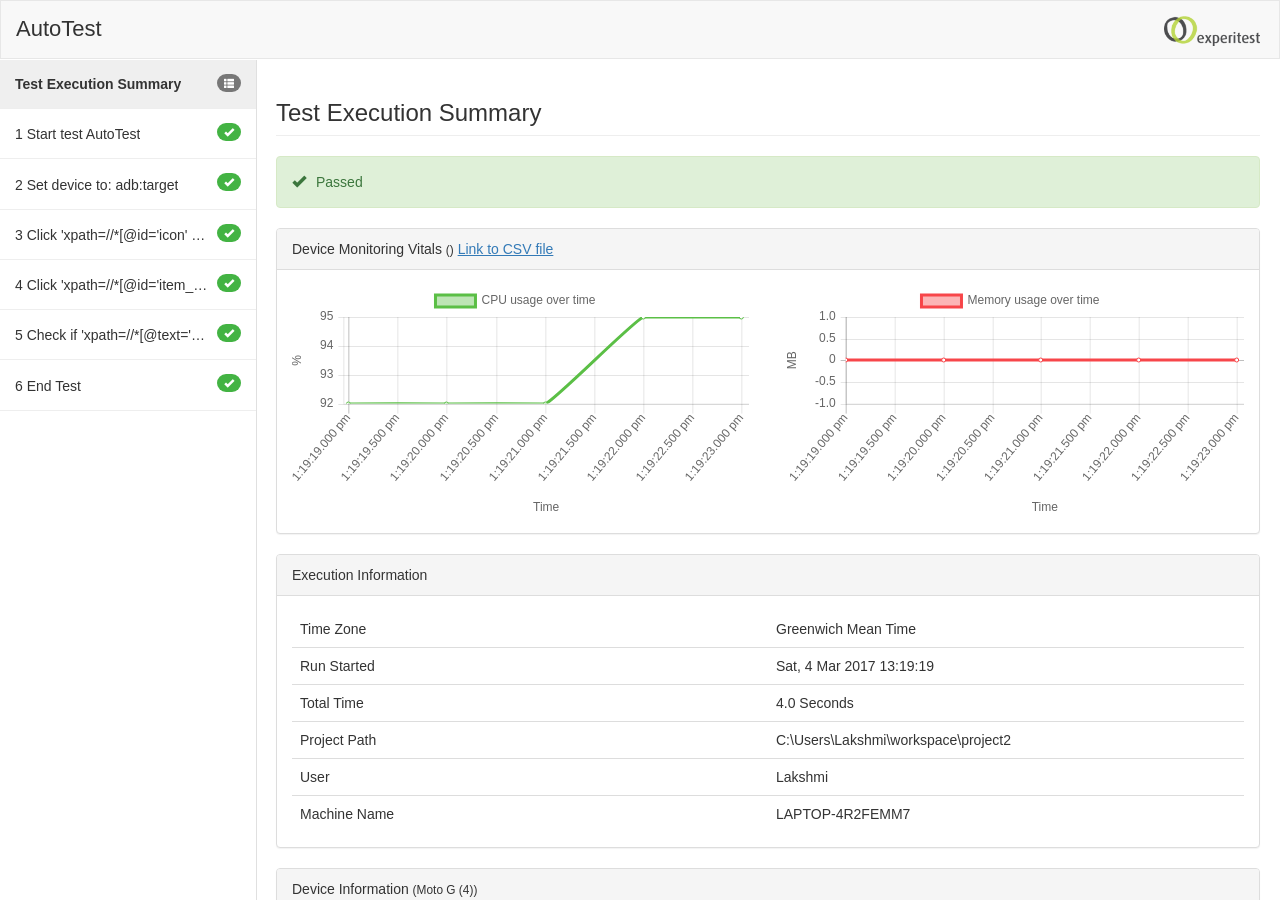
<file: AutomationTask/seeTestResultFiles/D_VerifyReadingList_afteradding/index.html>
<!DOCTYPE html>
<html>
	<head>
		<meta http-equiv='Content-Type' content='text/html; charset=UTF-8' />
		<title>AutoTest</title>

		<link rel="shortcut icon" href="resources/images/favicon_auto.ico">

		<script type="text/javascript" src='resources/jquery-2.1.0.min.js'></script>
		<!--[if lt IE 9]>
			<script type="text/javascript" src='resources/jquery-1.11.1.min.js'></script>
		<![endif]-->
		<script type='text/javascript' src='resources/reports.js'></script>
		<script type="text/javascript" src='resources/js/moment.min.js'></script>
		<script type="text/javascript" src='resources/js/chart_v2.min.js'></script>
		<script type="text/javascript" src="resources/js/bootstrap.js"></script>
		<link rel="stylesheet" type="text/css" href="resources/css/bootstrap.css">

		<style type="text/css">

		* {
			font-family: 'Segoe UI',Tahoma,Helvetica,Sans-Serif;
		}

		a,
		a:focus,
		a:active,
		a:hover{
			color: black;
			text-decoration: none;
		}

		.navbar{
			position: fixed;
			margin-bottom: 0;
			line-height: 60px;
			height: 59px;
			width: 100%;
			border-radius: 0;
		}

		.navbar h3{
			float: left;
			line-height: 16px;
			font-size: 22px;
		}

		.navbar .logo{
			float: right;
			background-image: url(resources/images/logo.png);
			width: 100px;
			height: 30px;
			background-repeat: no-repeat;
			background-size: contain;
			margin: 15px auto;
		}

		.navbar .logomf{
			float: right;
			background-image: url(resources/images/mf_logo.jpg);
			width: 100px;
			height: 30px;
			background-repeat: no-repeat;
			background-size: contain;
			margin: 15px auto;
		}

		.nav-tabs {
			border-bottom: 1px solid rgba(221, 221, 221, 0.5);
		}

		.body-content{
			position: fixed;
			width: 100%;
			height: calc(100% - 60px);
			top: 60px;
		}

		.left-panel{
			overflow-y: auto;
			width: 20%;
			padding: 0;
			margin: 0;
			height: 100%;
		}

		.left-panel .list-group-item.selected{
			background-color: rgba(100,100,100,0.1);
		}

		.left-panel .list-group-item:hover {
			background-color: rgba(100,100,100,0.1);
		}

		.left-panel .badge{
			font-size: 10px;
			float: right;
		}

		.left-panel .glyphicon-folder:before {
  			content: "\e118";
		}

		.left-panel .collapsed .glyphicon-folder:before {
  			content: "\e117" !important;
		}

		.left-panel .badge.success{
			background-color: rgba(20, 160, 20, 0.8);
		}

		.left-panel .badge.failed{
			background-color: rgba(200, 10, 10, 0.8);
		}

		.list-group-item{
			border: none;
			font-size: 14px;
			display: list-item;
			cursor: pointer;
			border-radius: 0px !important;
			margin-bottom: 0px;
			padding: 14px 15px !important;
			border-bottom: 1px solid #eee;
		}

		.list-group-item.collapse:not(.in){
			display: none;
		}

		.left-panel ul > li:nth-child(1) .txt{
  			font-weight: 600;
		}

		.list-group-item div:not(.glyphicon) {
			display: inline-block;
			vertical-align: middle;
		}

		.list-group-item > span {
			float: left;
		}

		.list-group-item .txt{
			text-overflow: ellipsis;
			white-space: nowrap;
			overflow: hidden;
			max-width: calc(100% - 30px);
		}

		#vertical-divider{
			position: fixed;
			border-right: 1px solid rgba(100,100,100,0.2);
			width: 1px;
			height: calc(100% - 60px);
			left: 20%;
			top: 60px;
			z-index: 10;
			cursor: col-resize;
			cursor: -webkit-grab;
		}

		#vertical-divider:hover {
			border: 1px dashed rgba(100,100,100,0.5);
		}

		#vertical-divider:active {
  			cursor: -webkit-grabbing;
		}

		.right-panel{
			position: fixed;
			width: 80%;
			left: 20%;
			height: calc(100% - 60px);
			top: 60px;
		}

		.right-panel .results{
			position: fixed;
			height: calc(100% - 60px);
			top: 60px;
			width: 80%;
			overflow-y: auto;
			padding: 0 20px;
			margin: 0;
			display: none;
		}

		.right-panel .nav li {
			font-size: 15px;
			padding: 10px 20px;
			cursor: pointer;
		}

		.right-panel .nav li.selected {
			background: rgba(100,100,100,0.1);
		}

		.right-panel .results.selected{
			display: block;
		}

		.right-panel .nav-tabs{
			margin-top: 10px;
			margin-bottom: 10px;
		}

		.right-panel .alert .glyphicon,
		.right-panel .panel .glyphicon{
			margin-right: 10px;
		}

		.right-panel .two-screenshots .panel {
			width: 49%;
			float: left;
		}

		.right-panel .two-screenshots .panel:first-child{
			margin-right: 2%;
		}

		.right-panel .panel .table{
			margin: 0;
		}

		.right-panel .panel .table td{
			border: none;
			width: 50%;
		}
		
		.table.t  td{
			width:33% !important;
		}
		
		.right-panel .panel .table tr:not(:first-child){
			border-top: 1px solid #ddd;
		}

		.right-panel .results:not(:first-child) .page-header{
			margin: 20px 0;
		}

		.right-panel .screenshot img{
			max-width: 100%;
			display: block;
  			margin-right: auto;
  			margin-left: auto;
		}

		.right-panel .video-wrap{
			background-color: black;
		}

		.right-panel .video-wrap video{
			height:600px;

		}

		.popover-title {
			text-overflow: ellipsis;
			overflow: hidden;
		}

		video:-webkit-full-screen	{ width: 100% ; height: 100% ; max-height: none;}
		video:-moz-full-screen		{ width: 100% ; height: 100% ; max-height: none;}
		video:-ms-full-screen		{ width: 100% ; height: 100% ; max-height: none;}
		video:-o-full-screen		{ width: 100% ; height: 100% ; max-height: none;}
		video:full-screen			{ width: 100% ; height: 100% ; max-height: none;}

		#noscript{
			position: fixed;
			z-index: 10;
			bottom: 10px;
			right: 30px;
		}

		#monitoring-graph-cpu-container{
            width: 48%;
            float: left;
        }

        #monitoring-graph-memory-container{
            width: 48%;
            float: right;
        }

		</style>

	</head>
	<body>
		<noscript>
			<div id='noscript' class='alert alert-danger'>
				Javascript was not detected. Please enable Javascript in this page to access the data in this report.
			</div>
		</noscript>

		<nav class="navbar navbar-default">
			<div class="container-fluid">
				<h3>AutoTest</h3>
							<a href='http://www.experitest.com' class='logo' target='_BLANK'></a>
						</div>
		</nav>

		<div class='body-content'>

			<div class='left-panel'>
				<ul id='report-bar-ul' class='list-group'>

					<li class='list-group-item selected' title="Test Execution Summary" data-step-counter="0">
						<span class='txt'>Test Execution Summary</span>
						<div class='badge'>
							<span class='glyphicon glyphicon-th-list'></span>
						</div>
					</li>

										
													<li class='list-group-item' title="Start test AutoTest" data-step-counter="1"
																>

								<div class='txt'>
									<span class='nmbr'>1</span>
									<span> Start test AutoTest</span>
								</div>

																	<div class='badge success'>
										<span class='glyphicon glyphicon-ok'></span>
									</div>
								
							</li>
						
												
					
													<li class='list-group-item' title="Set device to: adb:target" data-step-counter="2"
																data-content="<img src='images/0.PNG' alt='Falied to retrieve image.' style='max-height:50px;display: block; margin-right: auto; margin-left: auto;'></img>"
																>

								<div class='txt'>
									<span class='nmbr'>2</span>
									<span> Set device to: adb:target</span>
								</div>

																	<div class='badge success'>
										<span class='glyphicon glyphicon-ok'></span>
									</div>
								
							</li>
						
												
					
													<li class='list-group-item' title="Click 'xpath=//*[@id='icon' and @class='android.support.v7.widget.AppCompatImageView' and @knownSuperClass='android.widget.ImageView']' in zone NATIVE, index: 1, click count: 1" data-step-counter="3"
																data-content="<img src='images/1.PNG' alt='Falied to retrieve image.' style='max-height:50px;display: block; margin-right: auto; margin-left: auto;'></img>"
																>

								<div class='txt'>
									<span class='nmbr'>3</span>
									<span> Click 'xpath=//*[@id='icon' and @class='android.support.v7.widget.AppCompatImageView' and @knownSuperClass='android.widget.ImageView']' in zone NATIVE, index: 1, click count: 1</span>
								</div>

																	<div class='badge success'>
										<span class='glyphicon glyphicon-ok'></span>
									</div>
								
							</li>
						
												
					
													<li class='list-group-item' title="Click 'xpath=//*[@id='item_title']' in zone NATIVE, index: 0, click count: 1" data-step-counter="4"
																data-content="<img src='images/3.PNG' alt='Falied to retrieve image.' style='max-height:50px;display: block; margin-right: auto; margin-left: auto;'></img>"
																>

								<div class='txt'>
									<span class='nmbr'>4</span>
									<span> Click 'xpath=//*[@id='item_title']' in zone NATIVE, index: 0, click count: 1</span>
								</div>

																	<div class='badge success'>
										<span class='glyphicon glyphicon-ok'></span>
									</div>
								
							</li>
						
												
					
													<li class='list-group-item' title="Check if 'xpath=//*[@text='Brutal: Paws of Fury' and @onScreen='true']' is found in zone 'NATIVE' index 0" data-step-counter="5"
																data-content="<img src='images/5.PNG' alt='Falied to retrieve image.' style='max-height:50px;display: block; margin-right: auto; margin-left: auto;'></img>"
																>

								<div class='txt'>
									<span class='nmbr'>5</span>
									<span> Check if 'xpath=//*[@text='Brutal: Paws of Fury' and @onScreen='true']' is found in zone 'NATIVE' index 0</span>
								</div>

																	<div class='badge success'>
										<span class='glyphicon glyphicon-ok'></span>
									</div>
								
							</li>
						
												
					
													<li class='list-group-item' title="End Test" data-step-counter="6"
																data-content="<img src='images/6.PNG' alt='Falied to retrieve image.' style='max-height:50px;display: block; margin-right: auto; margin-left: auto;'></img>"
																>

								<div class='txt'>
									<span class='nmbr'>6</span>
									<span> End Test</span>
								</div>

																	<div class='badge success'>
										<span class='glyphicon glyphicon-ok'></span>
									</div>
								
							</li>
						
												
									</ul>
				<div id="vertical-divider"></div>
			</div>

			<div class='right-panel'>

				
				<div class='results' style="display:block;" data-step-counter="0">
					<h3 class="page-header">
						Test Execution Summary
					</h3>

										<div class="alert alert-success" role="alert">
						<span class='glyphicon glyphicon-ok'></span>Passed
					</div>
					
   					
					<div class='panel panel-default'>
                        <div class='panel-heading'>Device Monitoring Vitals <small>()</small>
                        <a href="./monitor.csv" style="color: #337AB7 !important; text-decoration: underline !important;">Link to CSV file</a>
                        </div>
                        <div class='panel-body'>
                            <div id='monitoring-graph-cpu-container'>
                                <canvas id="monitoringCpuGraph"></canvas>
                            </div>
                            <div id='monitoring-graph-memory-container'>
                                <canvas id="monitoringMemoryGraph"></canvas>
                            </div>
                        </div>
                    </div>
                    
					<div class='panel panel-default'>
						<div class='panel-heading'>Execution Information</div>
						<div class='panel-body'>
							<table class='table'>
								<tbody>
									<tr>
										<td>Time Zone</td>
										<td>Greenwich Mean Time</td>
									</tr>
									<tr>
										<td>Run Started</td>
										<td>Sat, 4 Mar 2017 13:19:19</td>
									</tr>
									<tr>
										<td>Total Time</td>
										<td>4.0 Seconds</td>
									</tr>
									<tr>
										<td>Project Path</td>
										<td>C:\Users\Lakshmi\workspace\project2</td>
									</tr>
									<tr>
										<td>User</td>
										<td>Lakshmi</td>
									</tr>
		                            <tr>
		                                <td>Machine Name</td>
		                                <td>LAPTOP-4R2FEMM7</td>
		                            </tr>
								</tbody>
							</table>
						</div>
					</div>

					
					
					<div class='panel panel-default'>
						<div class='panel-heading'>Device Information <small>(Moto G (4))</small></div>
						<div class='panel-body'>
							<table class='table'>
								<tbody>
									<tr>
										<td>Name</td>
										<td>Moto G (4)</td>
									</tr>
									<tr>
										<td>OS</td>
										<td>Android</td>
									</tr>
									<tr>
										<td>Model</td>
										<td>Moto G (4)</td>
									</tr>
									<tr>
										<td>Manufacturer</td>
										<td>motorola</td>
									</tr>
									<tr>
										<td>Version</td>
										<td>7.0</td>
									</tr>
									<tr>
										<td>Screen Size</td>
										<td>1080x1920</td>
									</tr>
									<tr>
										<td>S/N</td>
										<td>ZY2239KB5J</td>
									</tr>
								</tbody>
							</table>
						</div>
					</div>
					
                    <script type="text/javascript">

                    $(document).ready(function(){

                        var cpuLineData = {
                            labels: [
                                                                    '04/03/2017 13:19:19',
                                                                    '04/03/2017 13:19:20',
                                                                    '04/03/2017 13:19:21',
                                                                    '04/03/2017 13:19:22',
                                                                    '04/03/2017 13:19:23',
                                                            ],
                            datasets: [
                                {
                                    label: "CPU usage over time",
                                    fill: false,
                                    lineTension: 0.1,
                                    backgroundColor: "rgba(91,191,70,0.4)",
                                    borderColor: "rgba(91,191,70,1)",
                                    borderCapStyle: 'butt',
                                    borderDash: [],
                                    borderDashOffset: 0.0,
                                    borderJoinStyle: 'miter',
                                    pointBorderColor: "rgba(91,191,70,1)",
                                    pointBackgroundColor: "#fff",
                                    pointBorderWidth: 1,
                                    pointHoverRadius: 5,
                                    pointHoverBackgroundColor: "rgba(75,192,192,1)",
                                    pointHoverBorderColor: "rgba(220,220,220,1)",
                                    pointHoverBorderWidth: 2,
                                    pointRadius: 2,
                                    pointHitRadius: 10,
                                    data: [
                                                                                    '92.0',
                                                                                    '92.0',
                                                                                    '92.0',
                                                                                    '95.0',
                                                                                    '95.0',
                                                                            ],
                                }
                            ]
                        };

                        var cpuLineOptions = {
                            responsive: true,
                            maintainAspectRatio: true,
                            animation: false,
                            scales: {
                                xAxes: [{
                                    type: "time",
                                    time: {
                                        format: 'DD/MM/YYYY HH:mm:ss',
                                        tooltipFormat: 'll HH:mm:ss'
                                    },
                                    display: true,
                                    scaleLabel: {
                                        display: true,
                                        labelString: 'Time'
                                    }
                                }, ],
                                yAxes: [{
                                    display: true,
                                    scaleLabel: {
                                        display: true,
                                        labelString: '%'
                                    }
                                }]
                            }
                        };

                        var memoryLineData = {
                            labels: [
                                                                    '04/03/2017 13:19:19',
                                                                    '04/03/2017 13:19:20',
                                                                    '04/03/2017 13:19:21',
                                                                    '04/03/2017 13:19:22',
                                                                    '04/03/2017 13:19:23',
                                                            ],
                            datasets: [
                                {
                                    label: "Memory usage over time",
                                    fill: false,
                                    lineTension: 0.1,
                                    backgroundColor: "rgba(247,70,74,0.4)",
                                    borderColor: "rgba(247,70,74,1)",
                                    borderCapStyle: 'butt',
                                    borderDash: [],
                                    borderDashOffset: 0.0,
                                    borderJoinStyle: 'miter',
                                    pointBorderColor: "rgba(247,70,74,1)",
                                    pointBackgroundColor: "#fff",
                                    pointBorderWidth: 1,
                                    pointHoverRadius: 5,
                                    pointHoverBackgroundColor: "rgba(75,192,192,1)",
                                    pointHoverBorderColor: "rgba(220,220,220,1)",
                                    pointHoverBorderWidth: 2,
                                    pointRadius: 2,
                                    pointHitRadius: 10,
                                    data: [
                                                                                    '0.0',
                                                                                    '0.0',
                                                                                    '0.0',
                                                                                    '0.0',
                                                                                    '0.0',
                                                                            ],
                                }
                            ]
                        };

                        var memoryLineOptions = {
                            responsive: true,
                            maintainAspectRatio: true,
                            animation: false,
                            scales: {
                                xAxes: [{
                                    type: "time",
                                    time: {
                                        format: 'DD/MM/YYYY HH:mm:ss',
                                        tooltipFormat: 'll HH:mm:ss'
                                    },
                                    display: true,
                                    scaleLabel: {
                                        display: true,
                                        labelString: 'Time'
                                    }
                                }, ],
                                yAxes: [{
                                    display: true,
                                    scaleLabel: {
                                        display: true,
                                        labelString: 'MB'
                                    }
                                }]
                            }
                        };

                        var cpuCtx = document.getElementById("monitoringCpuGraph").getContext("2d");;

                        var cpuLineChart = Chart.Line(cpuCtx, {
                            data: cpuLineData,
                            options: cpuLineOptions
                        });

                        var memoryCtx = document.getElementById("monitoringMemoryGraph").getContext("2d");;

                        var memoryLineChart = Chart.Line(memoryCtx, {
                            data: memoryLineData,
                            options: memoryLineOptions
                        });


                    });

                    </script>


					<!--
										<div class='panel panel-default'>
						<div class='panel-heading'>Transactions Information</div>
						<div class='panel-body'>
							<table class='table t'>
								<thead>
									<th>Step #</th>
									<th>Name</th>
									<th>Duration (seconds)</th>
								</thead>
								<tbody>
																	</tbody>
							</table>
						</div>
					</div>
										-->
				</div>

				
				
					
					<div class='results' data-step-counter="1">
						<ul class='nav nav-tabs sub-tabs'>
							<li class='selected'>Result Details</li>

														<li>Debug Properties</li>
													</ul>
						<div class='sub-results' style="display: none;">

							<h3 class="page-header">Start test AutoTest</h3>

														<div class='panel panel-success'>
								<div class='panel-heading'>
									<span class='glyphicon glyphicon-ok'></span>Passed
								</div>
							


								<div class='panel-body'>
									<div>Total Time: 0.002 Seconds</div>
																</div>
							</div>

							<script type="text/javascript">
							function toggleData(step) {
                                var $btn = document.getElementById("expand-data-btn-"+step);
                                var $expanded = document.getElementById("expand-data-"+step);
                                var $collapsed = document.getElementById("collapse-data-"+step);
                                var btn_class = $btn.className.split(" ");
                                if (btn_class.indexOf("glyphicon-plus") > -1) {
                                    btn_class[btn_class.indexOf("glyphicon-plus")] = "glyphicon-minus";
                                    $collapsed.style.display="none";
                                    $expanded.style.display="block";
                                }
                                else {
                                    btn_class[btn_class.indexOf("glyphicon-minus")] = "glyphicon-plus";
                                    $collapsed.style.display="block";
                                    $expanded.style.display="none";
                                }
                                $btn.className = btn_class.join(" ");
                            }
                            </script>
														<div class="panel panel-default">
																	<div class="panel-heading">Result Data</div>
									<div class="panel-body">C:\Users\Lakshmi\seetest-reports\reports\test16</div>
															</div>
							
							
							
								
								
								
												</div>


                        <script type="text/javascript">

                        function toggleParamsData(step) {

                            var $btn = document.getElementById("expand-data-params-btn-" + step);
                            var $collapsed = document.getElementById("collapse-data-params-" + step);
                            var btn_class = $btn.className.split(" ");

                            if (btn_class.indexOf("glyphicon-plus") > -1) {
                                btn_class[btn_class.indexOf("glyphicon-plus")] = "glyphicon-minus";
                                $collapsed.style.display = "block";
                            } else {
                                btn_class[btn_class.indexOf("glyphicon-minus")] = "glyphicon-plus";
                                $collapsed.style.display = "none";
                            }

                            $btn.className = btn_class.join(" ");
                        }

                        </script>

												<div class='sub-results'>

						                        <div class="panel panel-default">
                                <div class="panel-heading">
                                    <button class="btn btn-default glyphicon glyphicon-plus btn-xs pull-left" style="outline:none" id="expand-data-params-btn-1" onclick="toggleParamsData(1)"></button>
                                        Command Parameters
                                </div>
                                <div class="panel-body" id="collapse-data-params-1" style="display:none">reporterName : xml<br>
directory : reports<br>
testName : AutoTest<br>
</div>
                        </div>
                        
							<div class="panel panel-default">
								<div class="panel-heading">Debug Properties</div>
								<div class="panel-body">
									<table class='table'>
																				<tbody>
																							<tr>
													<td>Client ID</td>
													<td>clientID:Debug:Client</td>
												</tr>
																																			<tr>
													<td>Console Output</td>
													<td>Start test AutoTest</td>
												</tr>
																																			<tr>
													<td>Found</td>
													<td>false</td>
												</tr>
																																			<tr>
													<td>Port</td>
													<td>N/A</td>
												</tr>
																																			<tr>
													<td>Report</td>
													<td>true</td>
												</tr>
																																			<tr>
													<td>Scenario Index</td>
													<td>0</td>
												</tr>
																																			<tr>
													<td>Start Time</td>
													<td>13:19:19</td>
												</tr>
																																			<tr>
													<td>Status</td>
													<td>true</td>
												</tr>
																																			<tr>
													<td>Step</td>
													<td>1</td>
												</tr>
																																			<tr>
													<td>text</td>
													<td>C:\Users\Lakshmi\seetest-reports\reports\test16</td>
												</tr>
																																			<tr>
													<td>Time (in sec)</td>
													<td>0.01</td>
												</tr>
																																	</tbody>
									</table>
								</div>
							</div>
						</div>
						
						
					</div>

					
				
					
					<div class='results' data-step-counter="2">
						<ul class='nav nav-tabs sub-tabs'>
							<li class='selected'>Result Details</li>

														<li>Debug Properties</li>
													</ul>
						<div class='sub-results' style="display: none;">

							<h3 class="page-header">Set device to: adb:target</h3>

														<div class='panel panel-success'>
								<div class='panel-heading'>
									<span class='glyphicon glyphicon-ok'></span>Passed
								</div>
							


								<div class='panel-body'>
									<div>Total Time: 0.072 Seconds</div>
																</div>
							</div>

							<script type="text/javascript">
							function toggleData(step) {
                                var $btn = document.getElementById("expand-data-btn-"+step);
                                var $expanded = document.getElementById("expand-data-"+step);
                                var $collapsed = document.getElementById("collapse-data-"+step);
                                var btn_class = $btn.className.split(" ");
                                if (btn_class.indexOf("glyphicon-plus") > -1) {
                                    btn_class[btn_class.indexOf("glyphicon-plus")] = "glyphicon-minus";
                                    $collapsed.style.display="none";
                                    $expanded.style.display="block";
                                }
                                else {
                                    btn_class[btn_class.indexOf("glyphicon-minus")] = "glyphicon-plus";
                                    $collapsed.style.display="block";
                                    $expanded.style.display="none";
                                }
                                $btn.className = btn_class.join(" ");
                            }
                            </script>
														<div class="panel panel-default">
																	<div class="panel-heading">
										<button class="btn btn-default glyphicon glyphicon-plus btn-xs pull-left" style="outline:none" id="expand-data-btn-2" onclick="toggleData(2)"></button>
										Result Data
									</div>
									<div class="panel-body" id="collapse-data-2">Device Information . . . </div>
									<div class="panel-body" id="expand-data-2" style="display:none">Device Information<br>
Name: Moto G (4)<br>
S/N: ZY2239KB5J<br>
OS: Android<br>
Manufacture: motorola<br>
Model: Moto G (4)<br>
Version: 7.0<br>
Screen size: 1080x1920<br>
Connected to: 127.0.0.1<br>
</div>
															</div>
							
							
							
								
																<div class='panel panel-default screenshot'>
									<div class='panel-heading'>
										Result Screenshot
																				<a class="btn btn-default btn-xs pull-right dump-link" href="images/0.PNG" target="_blank">open</a>
																			</div>
									<div class='panel-body'>
										<div class='img'>
											<a href='images/0.PNG' target="_blank" >
												<img src='images/0.PNG'/>
											</a>
										</div>
									</div>
								</div>
								
								
												</div>


                        <script type="text/javascript">

                        function toggleParamsData(step) {

                            var $btn = document.getElementById("expand-data-params-btn-" + step);
                            var $collapsed = document.getElementById("collapse-data-params-" + step);
                            var btn_class = $btn.className.split(" ");

                            if (btn_class.indexOf("glyphicon-plus") > -1) {
                                btn_class[btn_class.indexOf("glyphicon-plus")] = "glyphicon-minus";
                                $collapsed.style.display = "block";
                            } else {
                                btn_class[btn_class.indexOf("glyphicon-minus")] = "glyphicon-plus";
                                $collapsed.style.display = "none";
                            }

                            $btn.className = btn_class.join(" ");
                        }

                        </script>

												<div class='sub-results'>

						                        <div class="panel panel-default">
                                <div class="panel-heading">
                                    <button class="btn btn-default glyphicon glyphicon-plus btn-xs pull-left" style="outline:none" id="expand-data-params-btn-2" onclick="toggleParamsData(2)"></button>
                                        Command Parameters
                                </div>
                                <div class="panel-body" id="collapse-data-params-2" style="display:none">Device : adb:target<br>
</div>
                        </div>
                        
							<div class="panel panel-default">
								<div class="panel-heading">Debug Properties</div>
								<div class="panel-body">
									<table class='table'>
																				<tbody>
																							<tr>
													<td>Application Bounds</td>
													<td>0,0,1920,1080</td>
												</tr>
																																			<tr>
													<td>Client ID</td>
													<td>clientID:Debug:Client</td>
												</tr>
																																			<tr>
													<td>Console Output</td>
													<td>Set device to: adb:target</td>
												</tr>
																																			<tr>
													<td>Device Name</td>
													<td>adb:target</td>
												</tr>
																																			<tr>
													<td>Found</td>
													<td>false</td>
												</tr>
																																			<tr>
													<td>Image Height</td>
													<td>711</td>
												</tr>
																																			<tr>
													<td>Image Width</td>
													<td>400</td>
												</tr>
																																			<tr>
													<td>Output File</td>
													<td>C:\Users\Lakshmi\seetest-reports\reports\test16\images\0.PNG</td>
												</tr>
																																			<tr>
													<td>Port</td>
													<td>N/A</td>
												</tr>
																																			<tr>
													<td>Report</td>
													<td>true</td>
												</tr>
																																			<tr>
													<td>Scenario Index</td>
													<td>0</td>
												</tr>
																																			<tr>
													<td>Screen Height</td>
													<td>1920</td>
												</tr>
																																			<tr>
													<td>Screen Width</td>
													<td>1080</td>
												</tr>
																																			<tr>
													<td>Start Time</td>
													<td>13:19:19</td>
												</tr>
																																			<tr>
													<td>Status</td>
													<td>true</td>
												</tr>
																																			<tr>
													<td>Step</td>
													<td>2</td>
												</tr>
																																			<tr>
													<td>text</td>
													<td>Device Information
Name: Moto G (4)
S/N: ZY2239KB5J
OS: Android
Manufacture: motorola
Model: Moto G (4)
Version: 7.0
Screen size: 1080x1920
Connected to: 127.0.0.1
</td>
												</tr>
																																			<tr>
													<td>Time (in sec)</td>
													<td>0.08</td>
												</tr>
																																	</tbody>
									</table>
								</div>
							</div>
						</div>
						
						
					</div>

					
				
					
					<div class='results' data-step-counter="3">
						<ul class='nav nav-tabs sub-tabs'>
							<li class='selected'>Result Details</li>

														<li>Debug Properties</li>
													</ul>
						<div class='sub-results' style="display: none;">

							<h3 class="page-header">Click 'xpath=//*[@id='icon' and @class='android.support.v7.widget.AppCompatImageView' and @knownSuperClass='android.widget.ImageView']' in zone NATIVE, index: 1, click count: 1</h3>

														<div class='panel panel-success'>
								<div class='panel-heading'>
									<span class='glyphicon glyphicon-ok'></span>Passed
								</div>
							


								<div class='panel-body'>
									<div>Total Time: 0.395 Seconds</div>
																</div>
							</div>

							<script type="text/javascript">
							function toggleData(step) {
                                var $btn = document.getElementById("expand-data-btn-"+step);
                                var $expanded = document.getElementById("expand-data-"+step);
                                var $collapsed = document.getElementById("collapse-data-"+step);
                                var btn_class = $btn.className.split(" ");
                                if (btn_class.indexOf("glyphicon-plus") > -1) {
                                    btn_class[btn_class.indexOf("glyphicon-plus")] = "glyphicon-minus";
                                    $collapsed.style.display="none";
                                    $expanded.style.display="block";
                                }
                                else {
                                    btn_class[btn_class.indexOf("glyphicon-minus")] = "glyphicon-plus";
                                    $collapsed.style.display="block";
                                    $expanded.style.display="none";
                                }
                                $btn.className = btn_class.join(" ");
                            }
                            </script>
							
							
							
															<div class='two-screenshots'>
								
																<div class='panel panel-default screenshot'>
									<div class='panel-heading'>
										Result Screenshot
																				<a class="btn btn-default btn-xs pull-right dump-link" href="images/1.PNG" target="_blank">open</a>
																			</div>
									<div class='panel-body'>
										<div class='img'>
											<a href='images/1.PNG' target="_blank" >
												<img src='images/1.PNG'/>
											</a>
										</div>
									</div>
								</div>
								
																<div class='panel panel-default screenshot'>
									<div class='panel-heading'>
										Result Post Screenshot
																			</div>
									<div class='panel-body'>
										<div class='img'>
											<a href='images/2.PNG' target="_blank">
												<img src='images/2.PNG'/>
											</a>
										</div>
									</div>
								</div>
							</div>
								
												</div>


                        <script type="text/javascript">

                        function toggleParamsData(step) {

                            var $btn = document.getElementById("expand-data-params-btn-" + step);
                            var $collapsed = document.getElementById("collapse-data-params-" + step);
                            var btn_class = $btn.className.split(" ");

                            if (btn_class.indexOf("glyphicon-plus") > -1) {
                                btn_class[btn_class.indexOf("glyphicon-plus")] = "glyphicon-minus";
                                $collapsed.style.display = "block";
                            } else {
                                btn_class[btn_class.indexOf("glyphicon-minus")] = "glyphicon-plus";
                                $collapsed.style.display = "none";
                            }

                            $btn.className = btn_class.join(" ");
                        }

                        </script>

												<div class='sub-results'>

						                        <div class="panel panel-default">
                                <div class="panel-heading">
                                    <button class="btn btn-default glyphicon glyphicon-plus btn-xs pull-left" style="outline:none" id="expand-data-params-btn-3" onclick="toggleParamsData(3)"></button>
                                        Command Parameters
                                </div>
                                <div class="panel-body" id="collapse-data-params-3" style="display:none">Zone : NATIVE<br>
Element : xpath=//*[@id='icon' and @class='android.support.v7.widget.AppCompatImageView' and @knownSuperClass='android.widget.ImageView']<br>
Index : 1<br>
Click Count : 1<br>
</div>
                        </div>
                        
							<div class="panel panel-default">
								<div class="panel-heading">Debug Properties</div>
								<div class="panel-body">
									<table class='table'>
																				<tbody>
																							<tr>
													<td>Application Bounds</td>
													<td>0,0,1920,1080</td>
												</tr>
																																			<tr>
													<td>bcolor</td>
													<td>-2147483648</td>
												</tr>
																																			<tr>
													<td>bcolor.name</td>
													<td>UNKNOWN</td>
												</tr>
																																			<tr>
													<td>click</td>
													<td>600,1692</td>
												</tr>
																																			<tr>
													<td>Client ID</td>
													<td>clientID:Debug:Client</td>
												</tr>
																																			<tr>
													<td>color</td>
													<td>-2147483648</td>
												</tr>
																																			<tr>
													<td>color.name</td>
													<td>UNKNOWN</td>
												</tr>
																																			<tr>
													<td>Console Output</td>
													<td>Click 'xpath=//*[@id='icon' and @class='android.support.v7.widget.AppCompatImageView' and @knownSuperClass='android.widget.ImageView']' in zone NATIVE, index: 1, click count: 1</td>
												</tr>
																																			<tr>
													<td>Device Name</td>
													<td>adb:target</td>
												</tr>
																																			<tr>
													<td>font.size</td>
													<td>-1</td>
												</tr>
																																			<tr>
													<td>Found</td>
													<td>false</td>
												</tr>
																																			<tr>
													<td>height</td>
													<td>72</td>
												</tr>
																																			<tr>
													<td>Image Height</td>
													<td>711</td>
												</tr>
																																			<tr>
													<td>Image Width</td>
													<td>400</td>
												</tr>
																																			<tr>
													<td>outFile2</td>
													<td>C:\Users\Lakshmi\seetest-reports\reports\test16\images\2.PNG</td>
												</tr>
																																			<tr>
													<td>Output File</td>
													<td>C:\Users\Lakshmi\seetest-reports\reports\test16\images\1.PNG</td>
												</tr>
																																			<tr>
													<td>Port</td>
													<td>N/A</td>
												</tr>
																																			<tr>
													<td>position</td>
													<td>564,1656</td>
												</tr>
																																			<tr>
													<td>Report</td>
													<td>true</td>
												</tr>
																																			<tr>
													<td>Scenario Index</td>
													<td>0</td>
												</tr>
																																			<tr>
													<td>Screen Height</td>
													<td>1920</td>
												</tr>
																																			<tr>
													<td>Screen Width</td>
													<td>1080</td>
												</tr>
																																			<tr>
													<td>Start Time</td>
													<td>13:19:20</td>
												</tr>
																																			<tr>
													<td>Status</td>
													<td>true</td>
												</tr>
																																			<tr>
													<td>Step</td>
													<td>3</td>
												</tr>
																																			<tr>
													<td>Time (in sec)</td>
													<td>0.4</td>
												</tr>
																																			<tr>
													<td>width</td>
													<td>72</td>
												</tr>
																																	</tbody>
									</table>
								</div>
							</div>
						</div>
						
						
					</div>

					
				
					
					<div class='results' data-step-counter="4">
						<ul class='nav nav-tabs sub-tabs'>
							<li class='selected'>Result Details</li>

														<li>Debug Properties</li>
													</ul>
						<div class='sub-results' style="display: none;">

							<h3 class="page-header">Click 'xpath=//*[@id='item_title']' in zone NATIVE, index: 0, click count: 1</h3>

														<div class='panel panel-success'>
								<div class='panel-heading'>
									<span class='glyphicon glyphicon-ok'></span>Passed
								</div>
							


								<div class='panel-body'>
									<div>Total Time: 0.411 Seconds</div>
																</div>
							</div>

							<script type="text/javascript">
							function toggleData(step) {
                                var $btn = document.getElementById("expand-data-btn-"+step);
                                var $expanded = document.getElementById("expand-data-"+step);
                                var $collapsed = document.getElementById("collapse-data-"+step);
                                var btn_class = $btn.className.split(" ");
                                if (btn_class.indexOf("glyphicon-plus") > -1) {
                                    btn_class[btn_class.indexOf("glyphicon-plus")] = "glyphicon-minus";
                                    $collapsed.style.display="none";
                                    $expanded.style.display="block";
                                }
                                else {
                                    btn_class[btn_class.indexOf("glyphicon-minus")] = "glyphicon-plus";
                                    $collapsed.style.display="block";
                                    $expanded.style.display="none";
                                }
                                $btn.className = btn_class.join(" ");
                            }
                            </script>
							
							
							
															<div class='two-screenshots'>
								
																<div class='panel panel-default screenshot'>
									<div class='panel-heading'>
										Result Screenshot
																				<a class="btn btn-default btn-xs pull-right dump-link" href="images/3.PNG" target="_blank">open</a>
																			</div>
									<div class='panel-body'>
										<div class='img'>
											<a href='images/3.PNG' target="_blank" >
												<img src='images/3.PNG'/>
											</a>
										</div>
									</div>
								</div>
								
																<div class='panel panel-default screenshot'>
									<div class='panel-heading'>
										Result Post Screenshot
																			</div>
									<div class='panel-body'>
										<div class='img'>
											<a href='images/4.PNG' target="_blank">
												<img src='images/4.PNG'/>
											</a>
										</div>
									</div>
								</div>
							</div>
								
												</div>


                        <script type="text/javascript">

                        function toggleParamsData(step) {

                            var $btn = document.getElementById("expand-data-params-btn-" + step);
                            var $collapsed = document.getElementById("collapse-data-params-" + step);
                            var btn_class = $btn.className.split(" ");

                            if (btn_class.indexOf("glyphicon-plus") > -1) {
                                btn_class[btn_class.indexOf("glyphicon-plus")] = "glyphicon-minus";
                                $collapsed.style.display = "block";
                            } else {
                                btn_class[btn_class.indexOf("glyphicon-minus")] = "glyphicon-plus";
                                $collapsed.style.display = "none";
                            }

                            $btn.className = btn_class.join(" ");
                        }

                        </script>

												<div class='sub-results'>

						                        <div class="panel panel-default">
                                <div class="panel-heading">
                                    <button class="btn btn-default glyphicon glyphicon-plus btn-xs pull-left" style="outline:none" id="expand-data-params-btn-4" onclick="toggleParamsData(4)"></button>
                                        Command Parameters
                                </div>
                                <div class="panel-body" id="collapse-data-params-4" style="display:none">Zone : NATIVE<br>
Element : xpath=//*[@id='item_title']<br>
Index : 0<br>
Click Count : 1<br>
</div>
                        </div>
                        
							<div class="panel panel-default">
								<div class="panel-heading">Debug Properties</div>
								<div class="panel-body">
									<table class='table'>
																				<tbody>
																							<tr>
													<td>Application Bounds</td>
													<td>0,0,1920,1080</td>
												</tr>
																																			<tr>
													<td>bcolor</td>
													<td>-2147483648</td>
												</tr>
																																			<tr>
													<td>bcolor.name</td>
													<td>UNKNOWN</td>
												</tr>
																																			<tr>
													<td>click</td>
													<td>708,379</td>
												</tr>
																																			<tr>
													<td>Client ID</td>
													<td>clientID:Debug:Client</td>
												</tr>
																																			<tr>
													<td>color</td>
													<td>-2147483648</td>
												</tr>
																																			<tr>
													<td>color.name</td>
													<td>UNKNOWN</td>
												</tr>
																																			<tr>
													<td>Console Output</td>
													<td>Click 'xpath=//*[@id='item_title']' in zone NATIVE, index: 0, click count: 1</td>
												</tr>
																																			<tr>
													<td>Device Name</td>
													<td>adb:target</td>
												</tr>
																																			<tr>
													<td>font.size</td>
													<td>-1</td>
												</tr>
																																			<tr>
													<td>Found</td>
													<td>false</td>
												</tr>
																																			<tr>
													<td>height</td>
													<td>65</td>
												</tr>
																																			<tr>
													<td>Image Height</td>
													<td>711</td>
												</tr>
																																			<tr>
													<td>Image Width</td>
													<td>400</td>
												</tr>
																																			<tr>
													<td>outFile2</td>
													<td>C:\Users\Lakshmi\seetest-reports\reports\test16\images\4.PNG</td>
												</tr>
																																			<tr>
													<td>Output File</td>
													<td>C:\Users\Lakshmi\seetest-reports\reports\test16\images\3.PNG</td>
												</tr>
																																			<tr>
													<td>Port</td>
													<td>N/A</td>
												</tr>
																																			<tr>
													<td>position</td>
													<td>384,347</td>
												</tr>
																																			<tr>
													<td>Report</td>
													<td>true</td>
												</tr>
																																			<tr>
													<td>Scenario Index</td>
													<td>0</td>
												</tr>
																																			<tr>
													<td>Screen Height</td>
													<td>1920</td>
												</tr>
																																			<tr>
													<td>Screen Width</td>
													<td>1080</td>
												</tr>
																																			<tr>
													<td>Start Time</td>
													<td>13:19:21</td>
												</tr>
																																			<tr>
													<td>Status</td>
													<td>true</td>
												</tr>
																																			<tr>
													<td>Step</td>
													<td>4</td>
												</tr>
																																			<tr>
													<td>Time (in sec)</td>
													<td>0.42</td>
												</tr>
																																			<tr>
													<td>width</td>
													<td>648</td>
												</tr>
																																	</tbody>
									</table>
								</div>
							</div>
						</div>
						
						
					</div>

					
				
					
					<div class='results' data-step-counter="5">
						<ul class='nav nav-tabs sub-tabs'>
							<li class='selected'>Result Details</li>

														<li>Debug Properties</li>
													</ul>
						<div class='sub-results' style="display: none;">

							<h3 class="page-header">Check if 'xpath=//*[@text='Brutal: Paws of Fury' and @onScreen='true']' is found in zone 'NATIVE' index 0</h3>

														<div class='panel panel-success'>
								<div class='panel-heading'>
									<span class='glyphicon glyphicon-ok'></span>Passed
								</div>
							


								<div class='panel-body'>
									<div>Total Time: 0.967 Seconds</div>
																</div>
							</div>

							<script type="text/javascript">
							function toggleData(step) {
                                var $btn = document.getElementById("expand-data-btn-"+step);
                                var $expanded = document.getElementById("expand-data-"+step);
                                var $collapsed = document.getElementById("collapse-data-"+step);
                                var btn_class = $btn.className.split(" ");
                                if (btn_class.indexOf("glyphicon-plus") > -1) {
                                    btn_class[btn_class.indexOf("glyphicon-plus")] = "glyphicon-minus";
                                    $collapsed.style.display="none";
                                    $expanded.style.display="block";
                                }
                                else {
                                    btn_class[btn_class.indexOf("glyphicon-minus")] = "glyphicon-plus";
                                    $collapsed.style.display="block";
                                    $expanded.style.display="none";
                                }
                                $btn.className = btn_class.join(" ");
                            }
                            </script>
														<div class="panel panel-default">
																	<div class="panel-heading">Result Data</div>
									<div class="panel-body">Found: true</div>
															</div>
							
							
							
								
																<div class='panel panel-default screenshot'>
									<div class='panel-heading'>
										Result Screenshot
																				<a class="btn btn-default btn-xs pull-right dump-link" href="images/5.PNG" target="_blank">open</a>
																			</div>
									<div class='panel-body'>
										<div class='img'>
											<a href='images/5.PNG' target="_blank" >
												<img src='images/5.PNG'/>
											</a>
										</div>
									</div>
								</div>
								
								
												</div>


                        <script type="text/javascript">

                        function toggleParamsData(step) {

                            var $btn = document.getElementById("expand-data-params-btn-" + step);
                            var $collapsed = document.getElementById("collapse-data-params-" + step);
                            var btn_class = $btn.className.split(" ");

                            if (btn_class.indexOf("glyphicon-plus") > -1) {
                                btn_class[btn_class.indexOf("glyphicon-plus")] = "glyphicon-minus";
                                $collapsed.style.display = "block";
                            } else {
                                btn_class[btn_class.indexOf("glyphicon-minus")] = "glyphicon-plus";
                                $collapsed.style.display = "none";
                            }

                            $btn.className = btn_class.join(" ");
                        }

                        </script>

												<div class='sub-results'>

						                        <div class="panel panel-default">
                                <div class="panel-heading">
                                    <button class="btn btn-default glyphicon glyphicon-plus btn-xs pull-left" style="outline:none" id="expand-data-params-btn-5" onclick="toggleParamsData(5)"></button>
                                        Command Parameters
                                </div>
                                <div class="panel-body" id="collapse-data-params-5" style="display:none">Zone : NATIVE<br>
Element : xpath=//*[@text='Brutal: Paws of Fury' and @onScreen='true']<br>
Index : 0<br>
</div>
                        </div>
                        
							<div class="panel panel-default">
								<div class="panel-heading">Debug Properties</div>
								<div class="panel-body">
									<table class='table'>
																				<tbody>
																							<tr>
													<td>Application Bounds</td>
													<td>0,0,1920,1080</td>
												</tr>
																																			<tr>
													<td>bcolor</td>
													<td>-2147483648</td>
												</tr>
																																			<tr>
													<td>bcolor.name</td>
													<td>UNKNOWN</td>
												</tr>
																																			<tr>
													<td>click</td>
													<td>429,578</td>
												</tr>
																																			<tr>
													<td>Client ID</td>
													<td>clientID:Debug:Client</td>
												</tr>
																																			<tr>
													<td>color</td>
													<td>-2147483648</td>
												</tr>
																																			<tr>
													<td>color.name</td>
													<td>UNKNOWN</td>
												</tr>
																																			<tr>
													<td>Console Output</td>
													<td>Check if 'xpath=//*[@text='Brutal: Paws of Fury' and @onScreen='true']' is found in zone 'NATIVE' index 0</td>
												</tr>
																																			<tr>
													<td>Device Name</td>
													<td>adb:target</td>
												</tr>
																																			<tr>
													<td>font.size</td>
													<td>-1</td>
												</tr>
																																			<tr>
													<td>Found</td>
													<td>true</td>
												</tr>
																																			<tr>
													<td>height</td>
													<td>65</td>
												</tr>
																																			<tr>
													<td>Image Height</td>
													<td>711</td>
												</tr>
																																			<tr>
													<td>Image Width</td>
													<td>400</td>
												</tr>
																																			<tr>
													<td>Output File</td>
													<td>C:\Users\Lakshmi\seetest-reports\reports\test16\images\5.PNG</td>
												</tr>
																																			<tr>
													<td>Port</td>
													<td>N/A</td>
												</tr>
																																			<tr>
													<td>position</td>
													<td>216,546</td>
												</tr>
																																			<tr>
													<td>Report</td>
													<td>true</td>
												</tr>
																																			<tr>
													<td>Scenario Index</td>
													<td>0</td>
												</tr>
																																			<tr>
													<td>Screen Height</td>
													<td>1920</td>
												</tr>
																																			<tr>
													<td>Screen Width</td>
													<td>1080</td>
												</tr>
																																			<tr>
													<td>Start Time</td>
													<td>13:19:23</td>
												</tr>
																																			<tr>
													<td>Status</td>
													<td>true</td>
												</tr>
																																			<tr>
													<td>Step</td>
													<td>5</td>
												</tr>
																																			<tr>
													<td>text</td>
													<td>Found: true</td>
												</tr>
																																			<tr>
													<td>Time (in sec)</td>
													<td>0.97</td>
												</tr>
																																			<tr>
													<td>width</td>
													<td>426</td>
												</tr>
																																	</tbody>
									</table>
								</div>
							</div>
						</div>
						
						
					</div>

					
				
					
					<div class='results' data-step-counter="6">
						<ul class='nav nav-tabs sub-tabs'>
							<li class='selected'>Result Details</li>

														<li>Debug Properties</li>
													</ul>
						<div class='sub-results' style="display: none;">

							<h3 class="page-header">End Test</h3>

														<div class='panel panel-success'>
								<div class='panel-heading'>
									<span class='glyphicon glyphicon-ok'></span>Passed
								</div>
							


								<div class='panel-body'>
									<div>Total Time: 0.074 Seconds</div>
																</div>
							</div>

							<script type="text/javascript">
							function toggleData(step) {
                                var $btn = document.getElementById("expand-data-btn-"+step);
                                var $expanded = document.getElementById("expand-data-"+step);
                                var $collapsed = document.getElementById("collapse-data-"+step);
                                var btn_class = $btn.className.split(" ");
                                if (btn_class.indexOf("glyphicon-plus") > -1) {
                                    btn_class[btn_class.indexOf("glyphicon-plus")] = "glyphicon-minus";
                                    $collapsed.style.display="none";
                                    $expanded.style.display="block";
                                }
                                else {
                                    btn_class[btn_class.indexOf("glyphicon-minus")] = "glyphicon-plus";
                                    $collapsed.style.display="block";
                                    $expanded.style.display="none";
                                }
                                $btn.className = btn_class.join(" ");
                            }
                            </script>
							
							
							
								
																<div class='panel panel-default screenshot'>
									<div class='panel-heading'>
										Result Screenshot
																				<a class="btn btn-default btn-xs pull-right dump-link" href="images/6.PNG" target="_blank">open</a>
																			</div>
									<div class='panel-body'>
										<div class='img'>
											<a href='images/6.PNG' target="_blank" >
												<img src='images/6.PNG'/>
											</a>
										</div>
									</div>
								</div>
								
								
												</div>


                        <script type="text/javascript">

                        function toggleParamsData(step) {

                            var $btn = document.getElementById("expand-data-params-btn-" + step);
                            var $collapsed = document.getElementById("collapse-data-params-" + step);
                            var btn_class = $btn.className.split(" ");

                            if (btn_class.indexOf("glyphicon-plus") > -1) {
                                btn_class[btn_class.indexOf("glyphicon-plus")] = "glyphicon-minus";
                                $collapsed.style.display = "block";
                            } else {
                                btn_class[btn_class.indexOf("glyphicon-minus")] = "glyphicon-plus";
                                $collapsed.style.display = "none";
                            }

                            $btn.className = btn_class.join(" ");
                        }

                        </script>

												<div class='sub-results'>

						                        <div class="panel panel-default">
                                <div class="panel-heading">
                                    <button class="btn btn-default glyphicon glyphicon-plus btn-xs pull-left" style="outline:none" id="expand-data-params-btn-6" onclick="toggleParamsData(6)"></button>
                                        Command Parameters
                                </div>
                                <div class="panel-body" id="collapse-data-params-6" style="display:none">releaseClient : true<br>
</div>
                        </div>
                        
							<div class="panel panel-default">
								<div class="panel-heading">Debug Properties</div>
								<div class="panel-body">
									<table class='table'>
																				<tbody>
																							<tr>
													<td>Application Bounds</td>
													<td>0,0,1920,1080</td>
												</tr>
																																			<tr>
													<td>Client ID</td>
													<td>clientID:Debug:Client</td>
												</tr>
																																			<tr>
													<td>Console Output</td>
													<td>End Test</td>
												</tr>
																																			<tr>
													<td>Device Name</td>
													<td>adb:target</td>
												</tr>
																																			<tr>
													<td>Found</td>
													<td>false</td>
												</tr>
																																			<tr>
													<td>Image Height</td>
													<td>711</td>
												</tr>
																																			<tr>
													<td>Image Width</td>
													<td>400</td>
												</tr>
																																			<tr>
													<td>Output File</td>
													<td>C:\Users\Lakshmi\seetest-reports\reports\test16\images\6.PNG</td>
												</tr>
																																			<tr>
													<td>Port</td>
													<td>N/A</td>
												</tr>
																																			<tr>
													<td>Report</td>
													<td>true</td>
												</tr>
																																			<tr>
													<td>Scenario Index</td>
													<td>0</td>
												</tr>
																																			<tr>
													<td>Screen Height</td>
													<td>1920</td>
												</tr>
																																			<tr>
													<td>Screen Width</td>
													<td>1080</td>
												</tr>
																																			<tr>
													<td>Start Time</td>
													<td>13:19:23</td>
												</tr>
																																			<tr>
													<td>Status</td>
													<td>true</td>
												</tr>
																																			<tr>
													<td>Step</td>
													<td>6</td>
												</tr>
																																			<tr>
													<td>Time (in sec)</td>
													<td>0.08</td>
												</tr>
																																	</tbody>
									</table>
								</div>
							</div>
						</div>
						
						
					</div>

					
				
			</div>
		</div>
	</body>
</html>
</file>
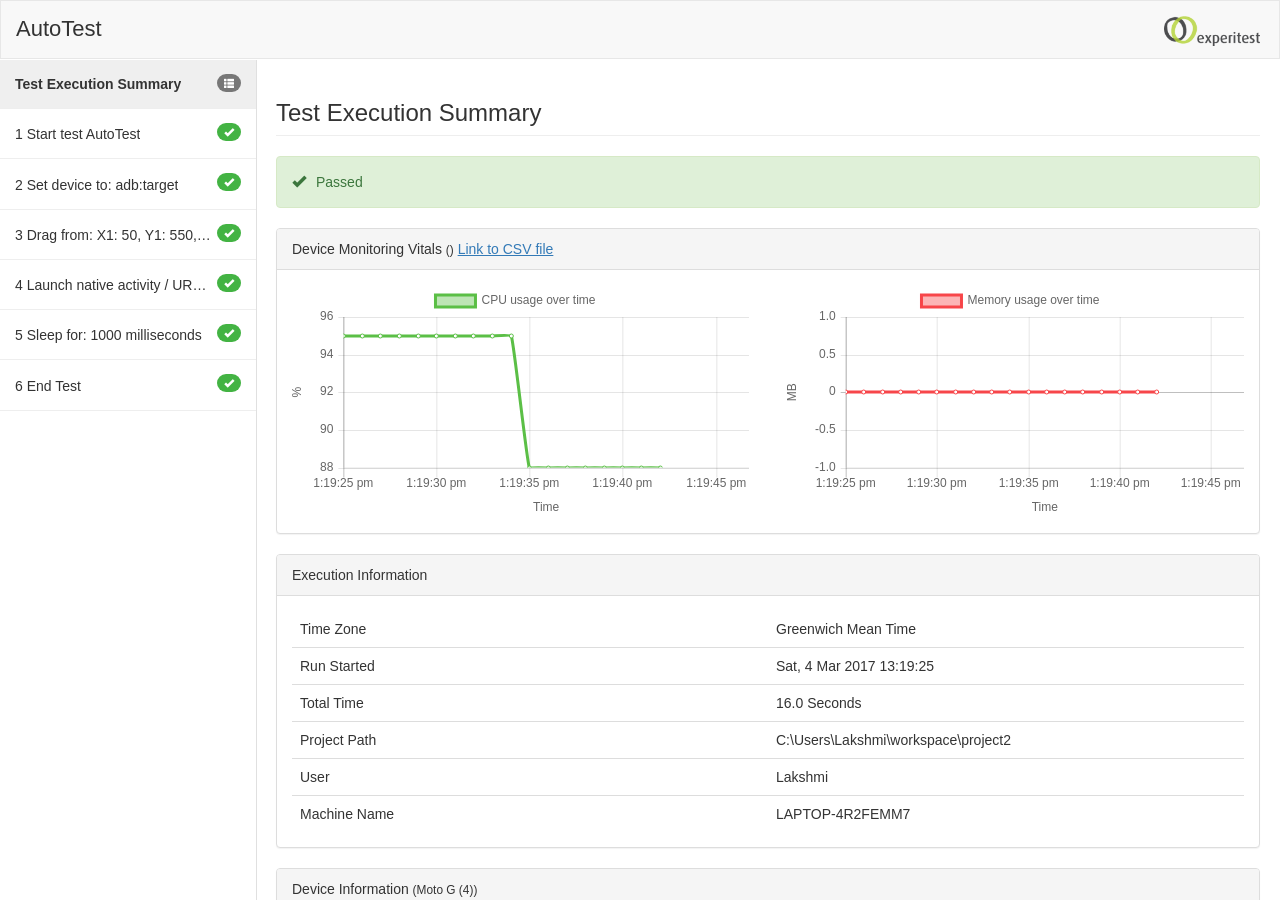
<file: AutomationTask/seeTestResultFiles/E_RemoveFromReadingList/index.html>
<!DOCTYPE html>
<html>
	<head>
		<meta http-equiv='Content-Type' content='text/html; charset=UTF-8' />
		<title>AutoTest</title>

		<link rel="shortcut icon" href="resources/images/favicon_auto.ico">

		<script type="text/javascript" src='resources/jquery-2.1.0.min.js'></script>
		<!--[if lt IE 9]>
			<script type="text/javascript" src='resources/jquery-1.11.1.min.js'></script>
		<![endif]-->
		<script type='text/javascript' src='resources/reports.js'></script>
		<script type="text/javascript" src='resources/js/moment.min.js'></script>
		<script type="text/javascript" src='resources/js/chart_v2.min.js'></script>
		<script type="text/javascript" src="resources/js/bootstrap.js"></script>
		<link rel="stylesheet" type="text/css" href="resources/css/bootstrap.css">

		<style type="text/css">

		* {
			font-family: 'Segoe UI',Tahoma,Helvetica,Sans-Serif;
		}

		a,
		a:focus,
		a:active,
		a:hover{
			color: black;
			text-decoration: none;
		}

		.navbar{
			position: fixed;
			margin-bottom: 0;
			line-height: 60px;
			height: 59px;
			width: 100%;
			border-radius: 0;
		}

		.navbar h3{
			float: left;
			line-height: 16px;
			font-size: 22px;
		}

		.navbar .logo{
			float: right;
			background-image: url(resources/images/logo.png);
			width: 100px;
			height: 30px;
			background-repeat: no-repeat;
			background-size: contain;
			margin: 15px auto;
		}

		.navbar .logomf{
			float: right;
			background-image: url(resources/images/mf_logo.jpg);
			width: 100px;
			height: 30px;
			background-repeat: no-repeat;
			background-size: contain;
			margin: 15px auto;
		}

		.nav-tabs {
			border-bottom: 1px solid rgba(221, 221, 221, 0.5);
		}

		.body-content{
			position: fixed;
			width: 100%;
			height: calc(100% - 60px);
			top: 60px;
		}

		.left-panel{
			overflow-y: auto;
			width: 20%;
			padding: 0;
			margin: 0;
			height: 100%;
		}

		.left-panel .list-group-item.selected{
			background-color: rgba(100,100,100,0.1);
		}

		.left-panel .list-group-item:hover {
			background-color: rgba(100,100,100,0.1);
		}

		.left-panel .badge{
			font-size: 10px;
			float: right;
		}

		.left-panel .glyphicon-folder:before {
  			content: "\e118";
		}

		.left-panel .collapsed .glyphicon-folder:before {
  			content: "\e117" !important;
		}

		.left-panel .badge.success{
			background-color: rgba(20, 160, 20, 0.8);
		}

		.left-panel .badge.failed{
			background-color: rgba(200, 10, 10, 0.8);
		}

		.list-group-item{
			border: none;
			font-size: 14px;
			display: list-item;
			cursor: pointer;
			border-radius: 0px !important;
			margin-bottom: 0px;
			padding: 14px 15px !important;
			border-bottom: 1px solid #eee;
		}

		.list-group-item.collapse:not(.in){
			display: none;
		}

		.left-panel ul > li:nth-child(1) .txt{
  			font-weight: 600;
		}

		.list-group-item div:not(.glyphicon) {
			display: inline-block;
			vertical-align: middle;
		}

		.list-group-item > span {
			float: left;
		}

		.list-group-item .txt{
			text-overflow: ellipsis;
			white-space: nowrap;
			overflow: hidden;
			max-width: calc(100% - 30px);
		}

		#vertical-divider{
			position: fixed;
			border-right: 1px solid rgba(100,100,100,0.2);
			width: 1px;
			height: calc(100% - 60px);
			left: 20%;
			top: 60px;
			z-index: 10;
			cursor: col-resize;
			cursor: -webkit-grab;
		}

		#vertical-divider:hover {
			border: 1px dashed rgba(100,100,100,0.5);
		}

		#vertical-divider:active {
  			cursor: -webkit-grabbing;
		}

		.right-panel{
			position: fixed;
			width: 80%;
			left: 20%;
			height: calc(100% - 60px);
			top: 60px;
		}

		.right-panel .results{
			position: fixed;
			height: calc(100% - 60px);
			top: 60px;
			width: 80%;
			overflow-y: auto;
			padding: 0 20px;
			margin: 0;
			display: none;
		}

		.right-panel .nav li {
			font-size: 15px;
			padding: 10px 20px;
			cursor: pointer;
		}

		.right-panel .nav li.selected {
			background: rgba(100,100,100,0.1);
		}

		.right-panel .results.selected{
			display: block;
		}

		.right-panel .nav-tabs{
			margin-top: 10px;
			margin-bottom: 10px;
		}

		.right-panel .alert .glyphicon,
		.right-panel .panel .glyphicon{
			margin-right: 10px;
		}

		.right-panel .two-screenshots .panel {
			width: 49%;
			float: left;
		}

		.right-panel .two-screenshots .panel:first-child{
			margin-right: 2%;
		}

		.right-panel .panel .table{
			margin: 0;
		}

		.right-panel .panel .table td{
			border: none;
			width: 50%;
		}
		
		.table.t  td{
			width:33% !important;
		}
		
		.right-panel .panel .table tr:not(:first-child){
			border-top: 1px solid #ddd;
		}

		.right-panel .results:not(:first-child) .page-header{
			margin: 20px 0;
		}

		.right-panel .screenshot img{
			max-width: 100%;
			display: block;
  			margin-right: auto;
  			margin-left: auto;
		}

		.right-panel .video-wrap{
			background-color: black;
		}

		.right-panel .video-wrap video{
			height:600px;

		}

		.popover-title {
			text-overflow: ellipsis;
			overflow: hidden;
		}

		video:-webkit-full-screen	{ width: 100% ; height: 100% ; max-height: none;}
		video:-moz-full-screen		{ width: 100% ; height: 100% ; max-height: none;}
		video:-ms-full-screen		{ width: 100% ; height: 100% ; max-height: none;}
		video:-o-full-screen		{ width: 100% ; height: 100% ; max-height: none;}
		video:full-screen			{ width: 100% ; height: 100% ; max-height: none;}

		#noscript{
			position: fixed;
			z-index: 10;
			bottom: 10px;
			right: 30px;
		}

		#monitoring-graph-cpu-container{
            width: 48%;
            float: left;
        }

        #monitoring-graph-memory-container{
            width: 48%;
            float: right;
        }

		</style>

	</head>
	<body>
		<noscript>
			<div id='noscript' class='alert alert-danger'>
				Javascript was not detected. Please enable Javascript in this page to access the data in this report.
			</div>
		</noscript>

		<nav class="navbar navbar-default">
			<div class="container-fluid">
				<h3>AutoTest</h3>
							<a href='http://www.experitest.com' class='logo' target='_BLANK'></a>
						</div>
		</nav>

		<div class='body-content'>

			<div class='left-panel'>
				<ul id='report-bar-ul' class='list-group'>

					<li class='list-group-item selected' title="Test Execution Summary" data-step-counter="0">
						<span class='txt'>Test Execution Summary</span>
						<div class='badge'>
							<span class='glyphicon glyphicon-th-list'></span>
						</div>
					</li>

										
													<li class='list-group-item' title="Start test AutoTest" data-step-counter="1"
																>

								<div class='txt'>
									<span class='nmbr'>1</span>
									<span> Start test AutoTest</span>
								</div>

																	<div class='badge success'>
										<span class='glyphicon glyphicon-ok'></span>
									</div>
								
							</li>
						
												
					
													<li class='list-group-item' title="Set device to: adb:target" data-step-counter="2"
																data-content="<img src='images/0.PNG' alt='Falied to retrieve image.' style='max-height:50px;display: block; margin-right: auto; margin-left: auto;'></img>"
																>

								<div class='txt'>
									<span class='nmbr'>2</span>
									<span> Set device to: adb:target</span>
								</div>

																	<div class='badge success'>
										<span class='glyphicon glyphicon-ok'></span>
									</div>
								
							</li>
						
												
					
													<li class='list-group-item' title="Drag from: X1: 50, Y1: 550, to X2: 700, Y2: 550" data-step-counter="3"
																data-content="<img src='images/1.PNG' alt='Falied to retrieve image.' style='max-height:50px;display: block; margin-right: auto; margin-left: auto;'></img>"
																>

								<div class='txt'>
									<span class='nmbr'>3</span>
									<span> Drag from: X1: 50, Y1: 550, to X2: 700, Y2: 550</span>
								</div>

																	<div class='badge success'>
										<span class='glyphicon glyphicon-ok'></span>
									</div>
								
							</li>
						
												
					
													<li class='list-group-item' title="Launch native activity / URL org.wikipedia/.main.MainActivity" data-step-counter="4"
																data-content="<img src='images/3.PNG' alt='Falied to retrieve image.' style='max-height:50px;display: block; margin-right: auto; margin-left: auto;'></img>"
																>

								<div class='txt'>
									<span class='nmbr'>4</span>
									<span> Launch native activity / URL org.wikipedia/.main.MainActivity</span>
								</div>

																	<div class='badge success'>
										<span class='glyphicon glyphicon-ok'></span>
									</div>
								
							</li>
						
												
					
													<li class='list-group-item' title="Sleep for: 1000 milliseconds" data-step-counter="5"
																data-content="<img src='images/4.PNG' alt='Falied to retrieve image.' style='max-height:50px;display: block; margin-right: auto; margin-left: auto;'></img>"
																>

								<div class='txt'>
									<span class='nmbr'>5</span>
									<span> Sleep for: 1000 milliseconds</span>
								</div>

																	<div class='badge success'>
										<span class='glyphicon glyphicon-ok'></span>
									</div>
								
							</li>
						
												
					
													<li class='list-group-item' title="End Test" data-step-counter="6"
																data-content="<img src='images/5.PNG' alt='Falied to retrieve image.' style='max-height:50px;display: block; margin-right: auto; margin-left: auto;'></img>"
																>

								<div class='txt'>
									<span class='nmbr'>6</span>
									<span> End Test</span>
								</div>

																	<div class='badge success'>
										<span class='glyphicon glyphicon-ok'></span>
									</div>
								
							</li>
						
												
									</ul>
				<div id="vertical-divider"></div>
			</div>

			<div class='right-panel'>

				
				<div class='results' style="display:block;" data-step-counter="0">
					<h3 class="page-header">
						Test Execution Summary
					</h3>

										<div class="alert alert-success" role="alert">
						<span class='glyphicon glyphicon-ok'></span>Passed
					</div>
					
   					
					<div class='panel panel-default'>
                        <div class='panel-heading'>Device Monitoring Vitals <small>()</small>
                        <a href="./monitor.csv" style="color: #337AB7 !important; text-decoration: underline !important;">Link to CSV file</a>
                        </div>
                        <div class='panel-body'>
                            <div id='monitoring-graph-cpu-container'>
                                <canvas id="monitoringCpuGraph"></canvas>
                            </div>
                            <div id='monitoring-graph-memory-container'>
                                <canvas id="monitoringMemoryGraph"></canvas>
                            </div>
                        </div>
                    </div>
                    
					<div class='panel panel-default'>
						<div class='panel-heading'>Execution Information</div>
						<div class='panel-body'>
							<table class='table'>
								<tbody>
									<tr>
										<td>Time Zone</td>
										<td>Greenwich Mean Time</td>
									</tr>
									<tr>
										<td>Run Started</td>
										<td>Sat, 4 Mar 2017 13:19:25</td>
									</tr>
									<tr>
										<td>Total Time</td>
										<td>16.0 Seconds</td>
									</tr>
									<tr>
										<td>Project Path</td>
										<td>C:\Users\Lakshmi\workspace\project2</td>
									</tr>
									<tr>
										<td>User</td>
										<td>Lakshmi</td>
									</tr>
		                            <tr>
		                                <td>Machine Name</td>
		                                <td>LAPTOP-4R2FEMM7</td>
		                            </tr>
								</tbody>
							</table>
						</div>
					</div>

					
					
					<div class='panel panel-default'>
						<div class='panel-heading'>Device Information <small>(Moto G (4))</small></div>
						<div class='panel-body'>
							<table class='table'>
								<tbody>
									<tr>
										<td>Name</td>
										<td>Moto G (4)</td>
									</tr>
									<tr>
										<td>OS</td>
										<td>Android</td>
									</tr>
									<tr>
										<td>Model</td>
										<td>Moto G (4)</td>
									</tr>
									<tr>
										<td>Manufacturer</td>
										<td>motorola</td>
									</tr>
									<tr>
										<td>Version</td>
										<td>7.0</td>
									</tr>
									<tr>
										<td>Screen Size</td>
										<td>1080x1920</td>
									</tr>
									<tr>
										<td>S/N</td>
										<td>ZY2239KB5J</td>
									</tr>
								</tbody>
							</table>
						</div>
					</div>
					
                    <script type="text/javascript">

                    $(document).ready(function(){

                        var cpuLineData = {
                            labels: [
                                                                    '04/03/2017 13:19:25',
                                                                    '04/03/2017 13:19:26',
                                                                    '04/03/2017 13:19:27',
                                                                    '04/03/2017 13:19:28',
                                                                    '04/03/2017 13:19:29',
                                                                    '04/03/2017 13:19:30',
                                                                    '04/03/2017 13:19:31',
                                                                    '04/03/2017 13:19:32',
                                                                    '04/03/2017 13:19:33',
                                                                    '04/03/2017 13:19:34',
                                                                    '04/03/2017 13:19:35',
                                                                    '04/03/2017 13:19:36',
                                                                    '04/03/2017 13:19:37',
                                                                    '04/03/2017 13:19:38',
                                                                    '04/03/2017 13:19:39',
                                                                    '04/03/2017 13:19:40',
                                                                    '04/03/2017 13:19:41',
                                                                    '04/03/2017 13:19:42',
                                                            ],
                            datasets: [
                                {
                                    label: "CPU usage over time",
                                    fill: false,
                                    lineTension: 0.1,
                                    backgroundColor: "rgba(91,191,70,0.4)",
                                    borderColor: "rgba(91,191,70,1)",
                                    borderCapStyle: 'butt',
                                    borderDash: [],
                                    borderDashOffset: 0.0,
                                    borderJoinStyle: 'miter',
                                    pointBorderColor: "rgba(91,191,70,1)",
                                    pointBackgroundColor: "#fff",
                                    pointBorderWidth: 1,
                                    pointHoverRadius: 5,
                                    pointHoverBackgroundColor: "rgba(75,192,192,1)",
                                    pointHoverBorderColor: "rgba(220,220,220,1)",
                                    pointHoverBorderWidth: 2,
                                    pointRadius: 2,
                                    pointHitRadius: 10,
                                    data: [
                                                                                    '95.0',
                                                                                    '95.0',
                                                                                    '95.0',
                                                                                    '95.0',
                                                                                    '95.0',
                                                                                    '95.0',
                                                                                    '95.0',
                                                                                    '95.0',
                                                                                    '95.0',
                                                                                    '95.0',
                                                                                    '88.0',
                                                                                    '88.0',
                                                                                    '88.0',
                                                                                    '88.0',
                                                                                    '88.0',
                                                                                    '88.0',
                                                                                    '88.0',
                                                                                    '88.0',
                                                                            ],
                                }
                            ]
                        };

                        var cpuLineOptions = {
                            responsive: true,
                            maintainAspectRatio: true,
                            animation: false,
                            scales: {
                                xAxes: [{
                                    type: "time",
                                    time: {
                                        format: 'DD/MM/YYYY HH:mm:ss',
                                        tooltipFormat: 'll HH:mm:ss'
                                    },
                                    display: true,
                                    scaleLabel: {
                                        display: true,
                                        labelString: 'Time'
                                    }
                                }, ],
                                yAxes: [{
                                    display: true,
                                    scaleLabel: {
                                        display: true,
                                        labelString: '%'
                                    }
                                }]
                            }
                        };

                        var memoryLineData = {
                            labels: [
                                                                    '04/03/2017 13:19:25',
                                                                    '04/03/2017 13:19:26',
                                                                    '04/03/2017 13:19:27',
                                                                    '04/03/2017 13:19:28',
                                                                    '04/03/2017 13:19:29',
                                                                    '04/03/2017 13:19:30',
                                                                    '04/03/2017 13:19:31',
                                                                    '04/03/2017 13:19:32',
                                                                    '04/03/2017 13:19:33',
                                                                    '04/03/2017 13:19:34',
                                                                    '04/03/2017 13:19:35',
                                                                    '04/03/2017 13:19:36',
                                                                    '04/03/2017 13:19:37',
                                                                    '04/03/2017 13:19:38',
                                                                    '04/03/2017 13:19:39',
                                                                    '04/03/2017 13:19:40',
                                                                    '04/03/2017 13:19:41',
                                                                    '04/03/2017 13:19:42',
                                                            ],
                            datasets: [
                                {
                                    label: "Memory usage over time",
                                    fill: false,
                                    lineTension: 0.1,
                                    backgroundColor: "rgba(247,70,74,0.4)",
                                    borderColor: "rgba(247,70,74,1)",
                                    borderCapStyle: 'butt',
                                    borderDash: [],
                                    borderDashOffset: 0.0,
                                    borderJoinStyle: 'miter',
                                    pointBorderColor: "rgba(247,70,74,1)",
                                    pointBackgroundColor: "#fff",
                                    pointBorderWidth: 1,
                                    pointHoverRadius: 5,
                                    pointHoverBackgroundColor: "rgba(75,192,192,1)",
                                    pointHoverBorderColor: "rgba(220,220,220,1)",
                                    pointHoverBorderWidth: 2,
                                    pointRadius: 2,
                                    pointHitRadius: 10,
                                    data: [
                                                                                    '0.0',
                                                                                    '0.0',
                                                                                    '0.0',
                                                                                    '0.0',
                                                                                    '0.0',
                                                                                    '0.0',
                                                                                    '0.0',
                                                                                    '0.0',
                                                                                    '0.0',
                                                                                    '0.0',
                                                                                    '0.0',
                                                                                    '0.0',
                                                                                    '0.0',
                                                                                    '0.0',
                                                                                    '0.0',
                                                                                    '0.0',
                                                                                    '0.0',
                                                                                    '0.0',
                                                                            ],
                                }
                            ]
                        };

                        var memoryLineOptions = {
                            responsive: true,
                            maintainAspectRatio: true,
                            animation: false,
                            scales: {
                                xAxes: [{
                                    type: "time",
                                    time: {
                                        format: 'DD/MM/YYYY HH:mm:ss',
                                        tooltipFormat: 'll HH:mm:ss'
                                    },
                                    display: true,
                                    scaleLabel: {
                                        display: true,
                                        labelString: 'Time'
                                    }
                                }, ],
                                yAxes: [{
                                    display: true,
                                    scaleLabel: {
                                        display: true,
                                        labelString: 'MB'
                                    }
                                }]
                            }
                        };

                        var cpuCtx = document.getElementById("monitoringCpuGraph").getContext("2d");;

                        var cpuLineChart = Chart.Line(cpuCtx, {
                            data: cpuLineData,
                            options: cpuLineOptions
                        });

                        var memoryCtx = document.getElementById("monitoringMemoryGraph").getContext("2d");;

                        var memoryLineChart = Chart.Line(memoryCtx, {
                            data: memoryLineData,
                            options: memoryLineOptions
                        });


                    });

                    </script>


					<!--
										<div class='panel panel-default'>
						<div class='panel-heading'>Transactions Information</div>
						<div class='panel-body'>
							<table class='table t'>
								<thead>
									<th>Step #</th>
									<th>Name</th>
									<th>Duration (seconds)</th>
								</thead>
								<tbody>
																	</tbody>
							</table>
						</div>
					</div>
										-->
				</div>

				
				
					
					<div class='results' data-step-counter="1">
						<ul class='nav nav-tabs sub-tabs'>
							<li class='selected'>Result Details</li>

														<li>Debug Properties</li>
													</ul>
						<div class='sub-results' style="display: none;">

							<h3 class="page-header">Start test AutoTest</h3>

														<div class='panel panel-success'>
								<div class='panel-heading'>
									<span class='glyphicon glyphicon-ok'></span>Passed
								</div>
							


								<div class='panel-body'>
									<div>Total Time: 0.001 Seconds</div>
																</div>
							</div>

							<script type="text/javascript">
							function toggleData(step) {
                                var $btn = document.getElementById("expand-data-btn-"+step);
                                var $expanded = document.getElementById("expand-data-"+step);
                                var $collapsed = document.getElementById("collapse-data-"+step);
                                var btn_class = $btn.className.split(" ");
                                if (btn_class.indexOf("glyphicon-plus") > -1) {
                                    btn_class[btn_class.indexOf("glyphicon-plus")] = "glyphicon-minus";
                                    $collapsed.style.display="none";
                                    $expanded.style.display="block";
                                }
                                else {
                                    btn_class[btn_class.indexOf("glyphicon-minus")] = "glyphicon-plus";
                                    $collapsed.style.display="block";
                                    $expanded.style.display="none";
                                }
                                $btn.className = btn_class.join(" ");
                            }
                            </script>
														<div class="panel panel-default">
																	<div class="panel-heading">Result Data</div>
									<div class="panel-body">C:\Users\Lakshmi\seetest-reports\reports\test17</div>
															</div>
							
							
							
								
								
								
												</div>


                        <script type="text/javascript">

                        function toggleParamsData(step) {

                            var $btn = document.getElementById("expand-data-params-btn-" + step);
                            var $collapsed = document.getElementById("collapse-data-params-" + step);
                            var btn_class = $btn.className.split(" ");

                            if (btn_class.indexOf("glyphicon-plus") > -1) {
                                btn_class[btn_class.indexOf("glyphicon-plus")] = "glyphicon-minus";
                                $collapsed.style.display = "block";
                            } else {
                                btn_class[btn_class.indexOf("glyphicon-minus")] = "glyphicon-plus";
                                $collapsed.style.display = "none";
                            }

                            $btn.className = btn_class.join(" ");
                        }

                        </script>

												<div class='sub-results'>

						                        <div class="panel panel-default">
                                <div class="panel-heading">
                                    <button class="btn btn-default glyphicon glyphicon-plus btn-xs pull-left" style="outline:none" id="expand-data-params-btn-1" onclick="toggleParamsData(1)"></button>
                                        Command Parameters
                                </div>
                                <div class="panel-body" id="collapse-data-params-1" style="display:none">reporterName : xml<br>
directory : reports<br>
testName : AutoTest<br>
</div>
                        </div>
                        
							<div class="panel panel-default">
								<div class="panel-heading">Debug Properties</div>
								<div class="panel-body">
									<table class='table'>
																				<tbody>
																							<tr>
													<td>Client ID</td>
													<td>clientID:Debug:Client</td>
												</tr>
																																			<tr>
													<td>Console Output</td>
													<td>Start test AutoTest</td>
												</tr>
																																			<tr>
													<td>Found</td>
													<td>false</td>
												</tr>
																																			<tr>
													<td>Port</td>
													<td>N/A</td>
												</tr>
																																			<tr>
													<td>Report</td>
													<td>true</td>
												</tr>
																																			<tr>
													<td>Scenario Index</td>
													<td>0</td>
												</tr>
																																			<tr>
													<td>Start Time</td>
													<td>13:19:25</td>
												</tr>
																																			<tr>
													<td>Status</td>
													<td>true</td>
												</tr>
																																			<tr>
													<td>Step</td>
													<td>1</td>
												</tr>
																																			<tr>
													<td>text</td>
													<td>C:\Users\Lakshmi\seetest-reports\reports\test17</td>
												</tr>
																																			<tr>
													<td>Time (in sec)</td>
													<td>0.01</td>
												</tr>
																																	</tbody>
									</table>
								</div>
							</div>
						</div>
						
						
					</div>

					
				
					
					<div class='results' data-step-counter="2">
						<ul class='nav nav-tabs sub-tabs'>
							<li class='selected'>Result Details</li>

														<li>Debug Properties</li>
													</ul>
						<div class='sub-results' style="display: none;">

							<h3 class="page-header">Set device to: adb:target</h3>

														<div class='panel panel-success'>
								<div class='panel-heading'>
									<span class='glyphicon glyphicon-ok'></span>Passed
								</div>
							


								<div class='panel-body'>
									<div>Total Time: 0.084 Seconds</div>
																</div>
							</div>

							<script type="text/javascript">
							function toggleData(step) {
                                var $btn = document.getElementById("expand-data-btn-"+step);
                                var $expanded = document.getElementById("expand-data-"+step);
                                var $collapsed = document.getElementById("collapse-data-"+step);
                                var btn_class = $btn.className.split(" ");
                                if (btn_class.indexOf("glyphicon-plus") > -1) {
                                    btn_class[btn_class.indexOf("glyphicon-plus")] = "glyphicon-minus";
                                    $collapsed.style.display="none";
                                    $expanded.style.display="block";
                                }
                                else {
                                    btn_class[btn_class.indexOf("glyphicon-minus")] = "glyphicon-plus";
                                    $collapsed.style.display="block";
                                    $expanded.style.display="none";
                                }
                                $btn.className = btn_class.join(" ");
                            }
                            </script>
														<div class="panel panel-default">
																	<div class="panel-heading">
										<button class="btn btn-default glyphicon glyphicon-plus btn-xs pull-left" style="outline:none" id="expand-data-btn-2" onclick="toggleData(2)"></button>
										Result Data
									</div>
									<div class="panel-body" id="collapse-data-2">Device Information . . . </div>
									<div class="panel-body" id="expand-data-2" style="display:none">Device Information<br>
Name: Moto G (4)<br>
S/N: ZY2239KB5J<br>
OS: Android<br>
Manufacture: motorola<br>
Model: Moto G (4)<br>
Version: 7.0<br>
Screen size: 1080x1920<br>
Connected to: 127.0.0.1<br>
</div>
															</div>
							
							
							
								
																<div class='panel panel-default screenshot'>
									<div class='panel-heading'>
										Result Screenshot
																				<a class="btn btn-default btn-xs pull-right dump-link" href="images/0.PNG" target="_blank">open</a>
																			</div>
									<div class='panel-body'>
										<div class='img'>
											<a href='images/0.PNG' target="_blank" >
												<img src='images/0.PNG'/>
											</a>
										</div>
									</div>
								</div>
								
								
												</div>


                        <script type="text/javascript">

                        function toggleParamsData(step) {

                            var $btn = document.getElementById("expand-data-params-btn-" + step);
                            var $collapsed = document.getElementById("collapse-data-params-" + step);
                            var btn_class = $btn.className.split(" ");

                            if (btn_class.indexOf("glyphicon-plus") > -1) {
                                btn_class[btn_class.indexOf("glyphicon-plus")] = "glyphicon-minus";
                                $collapsed.style.display = "block";
                            } else {
                                btn_class[btn_class.indexOf("glyphicon-minus")] = "glyphicon-plus";
                                $collapsed.style.display = "none";
                            }

                            $btn.className = btn_class.join(" ");
                        }

                        </script>

												<div class='sub-results'>

						                        <div class="panel panel-default">
                                <div class="panel-heading">
                                    <button class="btn btn-default glyphicon glyphicon-plus btn-xs pull-left" style="outline:none" id="expand-data-params-btn-2" onclick="toggleParamsData(2)"></button>
                                        Command Parameters
                                </div>
                                <div class="panel-body" id="collapse-data-params-2" style="display:none">Device : adb:target<br>
</div>
                        </div>
                        
							<div class="panel panel-default">
								<div class="panel-heading">Debug Properties</div>
								<div class="panel-body">
									<table class='table'>
																				<tbody>
																							<tr>
													<td>Application Bounds</td>
													<td>0,0,1920,1080</td>
												</tr>
																																			<tr>
													<td>Client ID</td>
													<td>clientID:Debug:Client</td>
												</tr>
																																			<tr>
													<td>Console Output</td>
													<td>Set device to: adb:target</td>
												</tr>
																																			<tr>
													<td>Device Name</td>
													<td>adb:target</td>
												</tr>
																																			<tr>
													<td>Found</td>
													<td>false</td>
												</tr>
																																			<tr>
													<td>Image Height</td>
													<td>711</td>
												</tr>
																																			<tr>
													<td>Image Width</td>
													<td>400</td>
												</tr>
																																			<tr>
													<td>Output File</td>
													<td>C:\Users\Lakshmi\seetest-reports\reports\test17\images\0.PNG</td>
												</tr>
																																			<tr>
													<td>Port</td>
													<td>N/A</td>
												</tr>
																																			<tr>
													<td>Report</td>
													<td>true</td>
												</tr>
																																			<tr>
													<td>Scenario Index</td>
													<td>0</td>
												</tr>
																																			<tr>
													<td>Screen Height</td>
													<td>1920</td>
												</tr>
																																			<tr>
													<td>Screen Width</td>
													<td>1080</td>
												</tr>
																																			<tr>
													<td>Start Time</td>
													<td>13:19:25</td>
												</tr>
																																			<tr>
													<td>Status</td>
													<td>true</td>
												</tr>
																																			<tr>
													<td>Step</td>
													<td>2</td>
												</tr>
																																			<tr>
													<td>text</td>
													<td>Device Information
Name: Moto G (4)
S/N: ZY2239KB5J
OS: Android
Manufacture: motorola
Model: Moto G (4)
Version: 7.0
Screen size: 1080x1920
Connected to: 127.0.0.1
</td>
												</tr>
																																			<tr>
													<td>Time (in sec)</td>
													<td>0.09</td>
												</tr>
																																	</tbody>
									</table>
								</div>
							</div>
						</div>
						
						
					</div>

					
				
					
					<div class='results' data-step-counter="3">
						<ul class='nav nav-tabs sub-tabs'>
							<li class='selected'>Result Details</li>

														<li>Debug Properties</li>
													</ul>
						<div class='sub-results' style="display: none;">

							<h3 class="page-header">Drag from: X1: 50, Y1: 550, to X2: 700, Y2: 550</h3>

														<div class='panel panel-success'>
								<div class='panel-heading'>
									<span class='glyphicon glyphicon-ok'></span>Passed
								</div>
							


								<div class='panel-body'>
									<div>Total Time: 1.42 Seconds</div>
																</div>
							</div>

							<script type="text/javascript">
							function toggleData(step) {
                                var $btn = document.getElementById("expand-data-btn-"+step);
                                var $expanded = document.getElementById("expand-data-"+step);
                                var $collapsed = document.getElementById("collapse-data-"+step);
                                var btn_class = $btn.className.split(" ");
                                if (btn_class.indexOf("glyphicon-plus") > -1) {
                                    btn_class[btn_class.indexOf("glyphicon-plus")] = "glyphicon-minus";
                                    $collapsed.style.display="none";
                                    $expanded.style.display="block";
                                }
                                else {
                                    btn_class[btn_class.indexOf("glyphicon-minus")] = "glyphicon-plus";
                                    $collapsed.style.display="block";
                                    $expanded.style.display="none";
                                }
                                $btn.className = btn_class.join(" ");
                            }
                            </script>
							
							
							
															<div class='two-screenshots'>
								
																<div class='panel panel-default screenshot'>
									<div class='panel-heading'>
										Result Screenshot
																				<a class="btn btn-default btn-xs pull-right dump-link" href="images/1.PNG" target="_blank">open</a>
																			</div>
									<div class='panel-body'>
										<div class='img'>
											<a href='images/1.PNG' target="_blank" >
												<img src='images/1.PNG'/>
											</a>
										</div>
									</div>
								</div>
								
																<div class='panel panel-default screenshot'>
									<div class='panel-heading'>
										Result Post Screenshot
																			</div>
									<div class='panel-body'>
										<div class='img'>
											<a href='images/2.PNG' target="_blank">
												<img src='images/2.PNG'/>
											</a>
										</div>
									</div>
								</div>
							</div>
								
												</div>


                        <script type="text/javascript">

                        function toggleParamsData(step) {

                            var $btn = document.getElementById("expand-data-params-btn-" + step);
                            var $collapsed = document.getElementById("collapse-data-params-" + step);
                            var btn_class = $btn.className.split(" ");

                            if (btn_class.indexOf("glyphicon-plus") > -1) {
                                btn_class[btn_class.indexOf("glyphicon-plus")] = "glyphicon-minus";
                                $collapsed.style.display = "block";
                            } else {
                                btn_class[btn_class.indexOf("glyphicon-minus")] = "glyphicon-plus";
                                $collapsed.style.display = "none";
                            }

                            $btn.className = btn_class.join(" ");
                        }

                        </script>

												<div class='sub-results'>

						                        <div class="panel panel-default">
                                <div class="panel-heading">
                                    <button class="btn btn-default glyphicon glyphicon-plus btn-xs pull-left" style="outline:none" id="expand-data-params-btn-3" onclick="toggleParamsData(3)"></button>
                                        Command Parameters
                                </div>
                                <div class="panel-body" id="collapse-data-params-3" style="display:none">X1 : 50<br>
Y1 : 550<br>
X2 : 700<br>
Y2 : 550<br>
Time : 2000<br>
</div>
                        </div>
                        
							<div class="panel panel-default">
								<div class="panel-heading">Debug Properties</div>
								<div class="panel-body">
									<table class='table'>
																				<tbody>
																							<tr>
													<td>Application Bounds</td>
													<td>0,0,1920,1080</td>
												</tr>
																																			<tr>
													<td>Client ID</td>
													<td>clientID:Debug:Client</td>
												</tr>
																																			<tr>
													<td>Console Output</td>
													<td>Drag from: X1: 50, Y1: 550, to X2: 700, Y2: 550</td>
												</tr>
																																			<tr>
													<td>Device Name</td>
													<td>adb:target</td>
												</tr>
																																			<tr>
													<td>Found</td>
													<td>false</td>
												</tr>
																																			<tr>
													<td>Image Height</td>
													<td>711</td>
												</tr>
																																			<tr>
													<td>Image Width</td>
													<td>400</td>
												</tr>
																																			<tr>
													<td>outFile2</td>
													<td>C:\Users\Lakshmi\seetest-reports\reports\test17\images\2.PNG</td>
												</tr>
																																			<tr>
													<td>Output File</td>
													<td>C:\Users\Lakshmi\seetest-reports\reports\test17\images\1.PNG</td>
												</tr>
																																			<tr>
													<td>Port</td>
													<td>N/A</td>
												</tr>
																																			<tr>
													<td>Report</td>
													<td>true</td>
												</tr>
																																			<tr>
													<td>Scenario Index</td>
													<td>0</td>
												</tr>
																																			<tr>
													<td>Screen Height</td>
													<td>1920</td>
												</tr>
																																			<tr>
													<td>Screen Width</td>
													<td>1080</td>
												</tr>
																																			<tr>
													<td>Start Time</td>
													<td>13:19:27</td>
												</tr>
																																			<tr>
													<td>Status</td>
													<td>true</td>
												</tr>
																																			<tr>
													<td>Step</td>
													<td>3</td>
												</tr>
																																			<tr>
													<td>Time (in sec)</td>
													<td>1.42</td>
												</tr>
																																	</tbody>
									</table>
								</div>
							</div>
						</div>
						
						
					</div>

					
				
					
					<div class='results' data-step-counter="4">
						<ul class='nav nav-tabs sub-tabs'>
							<li class='selected'>Result Details</li>

														<li>Debug Properties</li>
													</ul>
						<div class='sub-results' style="display: none;">

							<h3 class="page-header">Launch native activity / URL org.wikipedia/.main.MainActivity</h3>

														<div class='panel panel-success'>
								<div class='panel-heading'>
									<span class='glyphicon glyphicon-ok'></span>Passed
								</div>
							


								<div class='panel-body'>
									<div>Total Time: 12.46 Seconds</div>
																</div>
							</div>

							<script type="text/javascript">
							function toggleData(step) {
                                var $btn = document.getElementById("expand-data-btn-"+step);
                                var $expanded = document.getElementById("expand-data-"+step);
                                var $collapsed = document.getElementById("collapse-data-"+step);
                                var btn_class = $btn.className.split(" ");
                                if (btn_class.indexOf("glyphicon-plus") > -1) {
                                    btn_class[btn_class.indexOf("glyphicon-plus")] = "glyphicon-minus";
                                    $collapsed.style.display="none";
                                    $expanded.style.display="block";
                                }
                                else {
                                    btn_class[btn_class.indexOf("glyphicon-minus")] = "glyphicon-plus";
                                    $collapsed.style.display="block";
                                    $expanded.style.display="none";
                                }
                                $btn.className = btn_class.join(" ");
                            }
                            </script>
							
							
							
								
																<div class='panel panel-default screenshot'>
									<div class='panel-heading'>
										Result Screenshot
																				<a class="btn btn-default btn-xs pull-right dump-link" href="images/3.PNG" target="_blank">open</a>
																			</div>
									<div class='panel-body'>
										<div class='img'>
											<a href='images/3.PNG' target="_blank" >
												<img src='images/3.PNG'/>
											</a>
										</div>
									</div>
								</div>
								
								
												</div>


                        <script type="text/javascript">

                        function toggleParamsData(step) {

                            var $btn = document.getElementById("expand-data-params-btn-" + step);
                            var $collapsed = document.getElementById("collapse-data-params-" + step);
                            var btn_class = $btn.className.split(" ");

                            if (btn_class.indexOf("glyphicon-plus") > -1) {
                                btn_class[btn_class.indexOf("glyphicon-plus")] = "glyphicon-minus";
                                $collapsed.style.display = "block";
                            } else {
                                btn_class[btn_class.indexOf("glyphicon-minus")] = "glyphicon-plus";
                                $collapsed.style.display = "none";
                            }

                            $btn.className = btn_class.join(" ");
                        }

                        </script>

												<div class='sub-results'>

						                        <div class="panel panel-default">
                                <div class="panel-heading">
                                    <button class="btn btn-default glyphicon glyphicon-plus btn-xs pull-left" style="outline:none" id="expand-data-params-btn-4" onclick="toggleParamsData(4)"></button>
                                        Command Parameters
                                </div>
                                <div class="panel-body" id="collapse-data-params-4" style="display:none">Activity/URL : org.wikipedia/.main.MainActivity<br>
Instrument : true<br>
Stop If Running : true<br>
</div>
                        </div>
                        
							<div class="panel panel-default">
								<div class="panel-heading">Debug Properties</div>
								<div class="panel-body">
									<table class='table'>
																				<tbody>
																							<tr>
													<td>Application Bounds</td>
													<td>0,0,1920,1080</td>
												</tr>
																																			<tr>
													<td>Client ID</td>
													<td>clientID:Debug:Client</td>
												</tr>
																																			<tr>
													<td>Console Output</td>
													<td>Launch native activity / URL org.wikipedia/.main.MainActivity</td>
												</tr>
																																			<tr>
													<td>Device Name</td>
													<td>adb:target</td>
												</tr>
																																			<tr>
													<td>Found</td>
													<td>false</td>
												</tr>
																																			<tr>
													<td>Image Height</td>
													<td>711</td>
												</tr>
																																			<tr>
													<td>Image Width</td>
													<td>400</td>
												</tr>
																																			<tr>
													<td>Output File</td>
													<td>C:\Users\Lakshmi\seetest-reports\reports\test17\images\3.PNG</td>
												</tr>
																																			<tr>
													<td>Port</td>
													<td>N/A</td>
												</tr>
																																			<tr>
													<td>Report</td>
													<td>true</td>
												</tr>
																																			<tr>
													<td>Scenario Index</td>
													<td>0</td>
												</tr>
																																			<tr>
													<td>Screen Height</td>
													<td>1920</td>
												</tr>
																																			<tr>
													<td>Screen Width</td>
													<td>1080</td>
												</tr>
																																			<tr>
													<td>Start Time</td>
													<td>13:19:40</td>
												</tr>
																																			<tr>
													<td>Status</td>
													<td>true</td>
												</tr>
																																			<tr>
													<td>Step</td>
													<td>4</td>
												</tr>
																																			<tr>
													<td>Time (in sec)</td>
													<td>12.46</td>
												</tr>
																																	</tbody>
									</table>
								</div>
							</div>
						</div>
						
						
					</div>

					
				
					
					<div class='results' data-step-counter="5">
						<ul class='nav nav-tabs sub-tabs'>
							<li class='selected'>Result Details</li>

														<li>Debug Properties</li>
													</ul>
						<div class='sub-results' style="display: none;">

							<h3 class="page-header">Sleep for: 1000 milliseconds</h3>

														<div class='panel panel-success'>
								<div class='panel-heading'>
									<span class='glyphicon glyphicon-ok'></span>Passed
								</div>
							


								<div class='panel-body'>
									<div>Total Time: 1.176 Seconds</div>
																</div>
							</div>

							<script type="text/javascript">
							function toggleData(step) {
                                var $btn = document.getElementById("expand-data-btn-"+step);
                                var $expanded = document.getElementById("expand-data-"+step);
                                var $collapsed = document.getElementById("collapse-data-"+step);
                                var btn_class = $btn.className.split(" ");
                                if (btn_class.indexOf("glyphicon-plus") > -1) {
                                    btn_class[btn_class.indexOf("glyphicon-plus")] = "glyphicon-minus";
                                    $collapsed.style.display="none";
                                    $expanded.style.display="block";
                                }
                                else {
                                    btn_class[btn_class.indexOf("glyphicon-minus")] = "glyphicon-plus";
                                    $collapsed.style.display="block";
                                    $expanded.style.display="none";
                                }
                                $btn.className = btn_class.join(" ");
                            }
                            </script>
							
							
							
								
																<div class='panel panel-default screenshot'>
									<div class='panel-heading'>
										Result Screenshot
																				<a class="btn btn-default btn-xs pull-right dump-link" href="images/4.PNG" target="_blank">open</a>
																			</div>
									<div class='panel-body'>
										<div class='img'>
											<a href='images/4.PNG' target="_blank" >
												<img src='images/4.PNG'/>
											</a>
										</div>
									</div>
								</div>
								
								
												</div>


                        <script type="text/javascript">

                        function toggleParamsData(step) {

                            var $btn = document.getElementById("expand-data-params-btn-" + step);
                            var $collapsed = document.getElementById("collapse-data-params-" + step);
                            var btn_class = $btn.className.split(" ");

                            if (btn_class.indexOf("glyphicon-plus") > -1) {
                                btn_class[btn_class.indexOf("glyphicon-plus")] = "glyphicon-minus";
                                $collapsed.style.display = "block";
                            } else {
                                btn_class[btn_class.indexOf("glyphicon-minus")] = "glyphicon-plus";
                                $collapsed.style.display = "none";
                            }

                            $btn.className = btn_class.join(" ");
                        }

                        </script>

												<div class='sub-results'>

						                        <div class="panel panel-default">
                                <div class="panel-heading">
                                    <button class="btn btn-default glyphicon glyphicon-plus btn-xs pull-left" style="outline:none" id="expand-data-params-btn-5" onclick="toggleParamsData(5)"></button>
                                        Command Parameters
                                </div>
                                <div class="panel-body" id="collapse-data-params-5" style="display:none">Time : 1000<br>
</div>
                        </div>
                        
							<div class="panel panel-default">
								<div class="panel-heading">Debug Properties</div>
								<div class="panel-body">
									<table class='table'>
																				<tbody>
																							<tr>
													<td>Application Bounds</td>
													<td>0,0,1920,1080</td>
												</tr>
																																			<tr>
													<td>Client ID</td>
													<td>clientID:Debug:Client</td>
												</tr>
																																			<tr>
													<td>Console Output</td>
													<td>Sleep for: 1000 milliseconds</td>
												</tr>
																																			<tr>
													<td>Device Name</td>
													<td>adb:target</td>
												</tr>
																																			<tr>
													<td>Found</td>
													<td>false</td>
												</tr>
																																			<tr>
													<td>Image Height</td>
													<td>711</td>
												</tr>
																																			<tr>
													<td>Image Width</td>
													<td>400</td>
												</tr>
																																			<tr>
													<td>Output File</td>
													<td>C:\Users\Lakshmi\seetest-reports\reports\test17\images\4.PNG</td>
												</tr>
																																			<tr>
													<td>Port</td>
													<td>N/A</td>
												</tr>
																																			<tr>
													<td>Report</td>
													<td>true</td>
												</tr>
																																			<tr>
													<td>Scenario Index</td>
													<td>0</td>
												</tr>
																																			<tr>
													<td>Screen Height</td>
													<td>1920</td>
												</tr>
																																			<tr>
													<td>Screen Width</td>
													<td>1080</td>
												</tr>
																																			<tr>
													<td>Start Time</td>
													<td>13:19:42</td>
												</tr>
																																			<tr>
													<td>Status</td>
													<td>true</td>
												</tr>
																																			<tr>
													<td>Step</td>
													<td>5</td>
												</tr>
																																			<tr>
													<td>Time (in sec)</td>
													<td>1.18</td>
												</tr>
																																	</tbody>
									</table>
								</div>
							</div>
						</div>
						
						
					</div>

					
				
					
					<div class='results' data-step-counter="6">
						<ul class='nav nav-tabs sub-tabs'>
							<li class='selected'>Result Details</li>

														<li>Debug Properties</li>
													</ul>
						<div class='sub-results' style="display: none;">

							<h3 class="page-header">End Test</h3>

														<div class='panel panel-success'>
								<div class='panel-heading'>
									<span class='glyphicon glyphicon-ok'></span>Passed
								</div>
							


								<div class='panel-body'>
									<div>Total Time: 0.136 Seconds</div>
																</div>
							</div>

							<script type="text/javascript">
							function toggleData(step) {
                                var $btn = document.getElementById("expand-data-btn-"+step);
                                var $expanded = document.getElementById("expand-data-"+step);
                                var $collapsed = document.getElementById("collapse-data-"+step);
                                var btn_class = $btn.className.split(" ");
                                if (btn_class.indexOf("glyphicon-plus") > -1) {
                                    btn_class[btn_class.indexOf("glyphicon-plus")] = "glyphicon-minus";
                                    $collapsed.style.display="none";
                                    $expanded.style.display="block";
                                }
                                else {
                                    btn_class[btn_class.indexOf("glyphicon-minus")] = "glyphicon-plus";
                                    $collapsed.style.display="block";
                                    $expanded.style.display="none";
                                }
                                $btn.className = btn_class.join(" ");
                            }
                            </script>
							
							
							
								
																<div class='panel panel-default screenshot'>
									<div class='panel-heading'>
										Result Screenshot
																				<a class="btn btn-default btn-xs pull-right dump-link" href="images/5.PNG" target="_blank">open</a>
																			</div>
									<div class='panel-body'>
										<div class='img'>
											<a href='images/5.PNG' target="_blank" >
												<img src='images/5.PNG'/>
											</a>
										</div>
									</div>
								</div>
								
								
												</div>


                        <script type="text/javascript">

                        function toggleParamsData(step) {

                            var $btn = document.getElementById("expand-data-params-btn-" + step);
                            var $collapsed = document.getElementById("collapse-data-params-" + step);
                            var btn_class = $btn.className.split(" ");

                            if (btn_class.indexOf("glyphicon-plus") > -1) {
                                btn_class[btn_class.indexOf("glyphicon-plus")] = "glyphicon-minus";
                                $collapsed.style.display = "block";
                            } else {
                                btn_class[btn_class.indexOf("glyphicon-minus")] = "glyphicon-plus";
                                $collapsed.style.display = "none";
                            }

                            $btn.className = btn_class.join(" ");
                        }

                        </script>

												<div class='sub-results'>

						                        <div class="panel panel-default">
                                <div class="panel-heading">
                                    <button class="btn btn-default glyphicon glyphicon-plus btn-xs pull-left" style="outline:none" id="expand-data-params-btn-6" onclick="toggleParamsData(6)"></button>
                                        Command Parameters
                                </div>
                                <div class="panel-body" id="collapse-data-params-6" style="display:none">releaseClient : true<br>
</div>
                        </div>
                        
							<div class="panel panel-default">
								<div class="panel-heading">Debug Properties</div>
								<div class="panel-body">
									<table class='table'>
																				<tbody>
																							<tr>
													<td>Application Bounds</td>
													<td>0,0,1920,1080</td>
												</tr>
																																			<tr>
													<td>Client ID</td>
													<td>clientID:Debug:Client</td>
												</tr>
																																			<tr>
													<td>Console Output</td>
													<td>End Test</td>
												</tr>
																																			<tr>
													<td>Device Name</td>
													<td>adb:target</td>
												</tr>
																																			<tr>
													<td>Found</td>
													<td>false</td>
												</tr>
																																			<tr>
													<td>Image Height</td>
													<td>711</td>
												</tr>
																																			<tr>
													<td>Image Width</td>
													<td>400</td>
												</tr>
																																			<tr>
													<td>Output File</td>
													<td>C:\Users\Lakshmi\seetest-reports\reports\test17\images\5.PNG</td>
												</tr>
																																			<tr>
													<td>Port</td>
													<td>N/A</td>
												</tr>
																																			<tr>
													<td>Report</td>
													<td>true</td>
												</tr>
																																			<tr>
													<td>Scenario Index</td>
													<td>0</td>
												</tr>
																																			<tr>
													<td>Screen Height</td>
													<td>1920</td>
												</tr>
																																			<tr>
													<td>Screen Width</td>
													<td>1080</td>
												</tr>
																																			<tr>
													<td>Start Time</td>
													<td>13:19:42</td>
												</tr>
																																			<tr>
													<td>Status</td>
													<td>true</td>
												</tr>
																																			<tr>
													<td>Step</td>
													<td>6</td>
												</tr>
																																			<tr>
													<td>Time (in sec)</td>
													<td>0.14</td>
												</tr>
																																	</tbody>
									</table>
								</div>
							</div>
						</div>
						
						
					</div>

					
				
			</div>
		</div>
	</body>
</html>
</file>
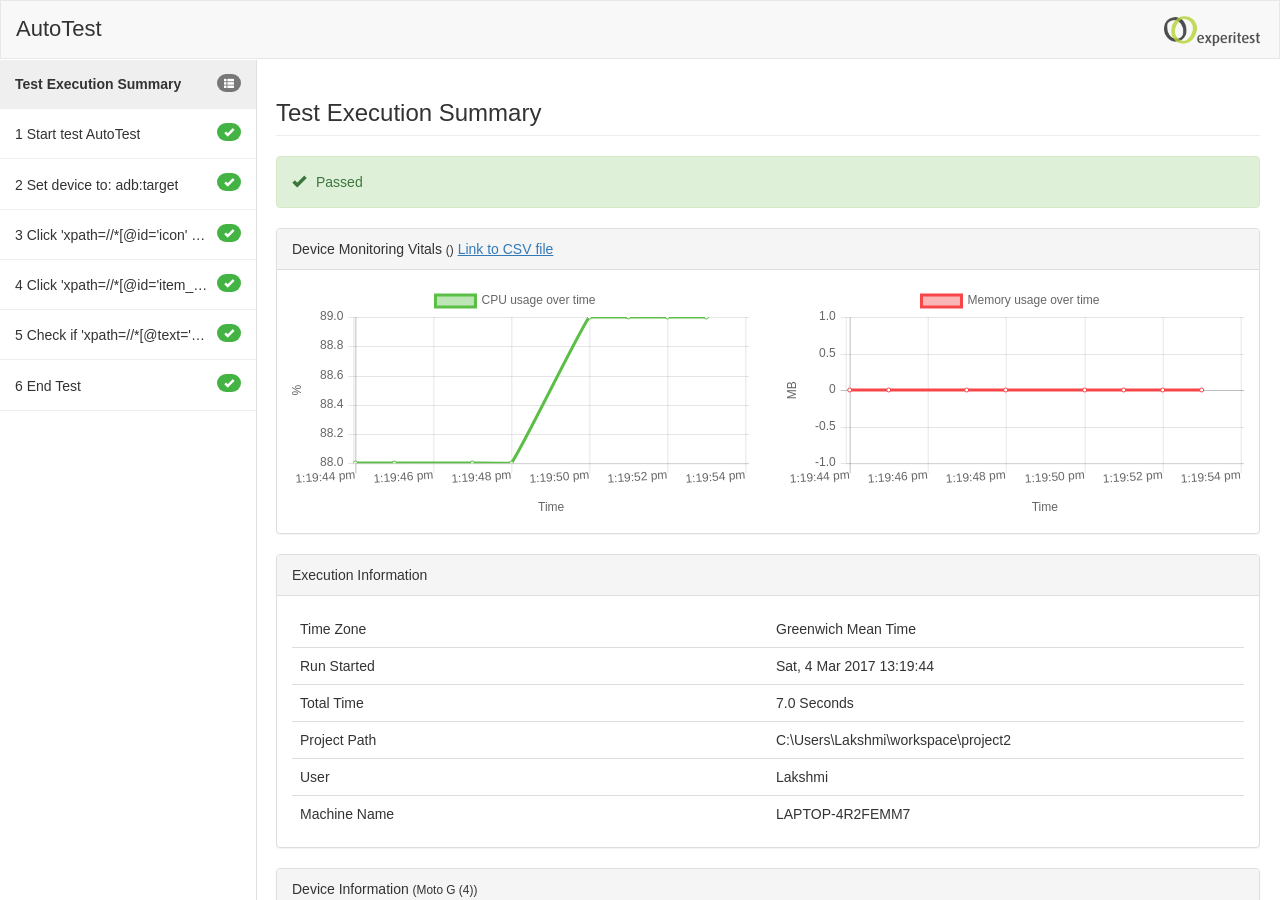
<file: AutomationTask/seeTestResultFiles/F_VerifyReadingList_afterDeleting/index.html>
<!DOCTYPE html>
<html>
	<head>
		<meta http-equiv='Content-Type' content='text/html; charset=UTF-8' />
		<title>AutoTest</title>

		<link rel="shortcut icon" href="resources/images/favicon_auto.ico">

		<script type="text/javascript" src='resources/jquery-2.1.0.min.js'></script>
		<!--[if lt IE 9]>
			<script type="text/javascript" src='resources/jquery-1.11.1.min.js'></script>
		<![endif]-->
		<script type='text/javascript' src='resources/reports.js'></script>
		<script type="text/javascript" src='resources/js/moment.min.js'></script>
		<script type="text/javascript" src='resources/js/chart_v2.min.js'></script>
		<script type="text/javascript" src="resources/js/bootstrap.js"></script>
		<link rel="stylesheet" type="text/css" href="resources/css/bootstrap.css">

		<style type="text/css">

		* {
			font-family: 'Segoe UI',Tahoma,Helvetica,Sans-Serif;
		}

		a,
		a:focus,
		a:active,
		a:hover{
			color: black;
			text-decoration: none;
		}

		.navbar{
			position: fixed;
			margin-bottom: 0;
			line-height: 60px;
			height: 59px;
			width: 100%;
			border-radius: 0;
		}

		.navbar h3{
			float: left;
			line-height: 16px;
			font-size: 22px;
		}

		.navbar .logo{
			float: right;
			background-image: url(resources/images/logo.png);
			width: 100px;
			height: 30px;
			background-repeat: no-repeat;
			background-size: contain;
			margin: 15px auto;
		}

		.navbar .logomf{
			float: right;
			background-image: url(resources/images/mf_logo.jpg);
			width: 100px;
			height: 30px;
			background-repeat: no-repeat;
			background-size: contain;
			margin: 15px auto;
		}

		.nav-tabs {
			border-bottom: 1px solid rgba(221, 221, 221, 0.5);
		}

		.body-content{
			position: fixed;
			width: 100%;
			height: calc(100% - 60px);
			top: 60px;
		}

		.left-panel{
			overflow-y: auto;
			width: 20%;
			padding: 0;
			margin: 0;
			height: 100%;
		}

		.left-panel .list-group-item.selected{
			background-color: rgba(100,100,100,0.1);
		}

		.left-panel .list-group-item:hover {
			background-color: rgba(100,100,100,0.1);
		}

		.left-panel .badge{
			font-size: 10px;
			float: right;
		}

		.left-panel .glyphicon-folder:before {
  			content: "\e118";
		}

		.left-panel .collapsed .glyphicon-folder:before {
  			content: "\e117" !important;
		}

		.left-panel .badge.success{
			background-color: rgba(20, 160, 20, 0.8);
		}

		.left-panel .badge.failed{
			background-color: rgba(200, 10, 10, 0.8);
		}

		.list-group-item{
			border: none;
			font-size: 14px;
			display: list-item;
			cursor: pointer;
			border-radius: 0px !important;
			margin-bottom: 0px;
			padding: 14px 15px !important;
			border-bottom: 1px solid #eee;
		}

		.list-group-item.collapse:not(.in){
			display: none;
		}

		.left-panel ul > li:nth-child(1) .txt{
  			font-weight: 600;
		}

		.list-group-item div:not(.glyphicon) {
			display: inline-block;
			vertical-align: middle;
		}

		.list-group-item > span {
			float: left;
		}

		.list-group-item .txt{
			text-overflow: ellipsis;
			white-space: nowrap;
			overflow: hidden;
			max-width: calc(100% - 30px);
		}

		#vertical-divider{
			position: fixed;
			border-right: 1px solid rgba(100,100,100,0.2);
			width: 1px;
			height: calc(100% - 60px);
			left: 20%;
			top: 60px;
			z-index: 10;
			cursor: col-resize;
			cursor: -webkit-grab;
		}

		#vertical-divider:hover {
			border: 1px dashed rgba(100,100,100,0.5);
		}

		#vertical-divider:active {
  			cursor: -webkit-grabbing;
		}

		.right-panel{
			position: fixed;
			width: 80%;
			left: 20%;
			height: calc(100% - 60px);
			top: 60px;
		}

		.right-panel .results{
			position: fixed;
			height: calc(100% - 60px);
			top: 60px;
			width: 80%;
			overflow-y: auto;
			padding: 0 20px;
			margin: 0;
			display: none;
		}

		.right-panel .nav li {
			font-size: 15px;
			padding: 10px 20px;
			cursor: pointer;
		}

		.right-panel .nav li.selected {
			background: rgba(100,100,100,0.1);
		}

		.right-panel .results.selected{
			display: block;
		}

		.right-panel .nav-tabs{
			margin-top: 10px;
			margin-bottom: 10px;
		}

		.right-panel .alert .glyphicon,
		.right-panel .panel .glyphicon{
			margin-right: 10px;
		}

		.right-panel .two-screenshots .panel {
			width: 49%;
			float: left;
		}

		.right-panel .two-screenshots .panel:first-child{
			margin-right: 2%;
		}

		.right-panel .panel .table{
			margin: 0;
		}

		.right-panel .panel .table td{
			border: none;
			width: 50%;
		}
		
		.table.t  td{
			width:33% !important;
		}
		
		.right-panel .panel .table tr:not(:first-child){
			border-top: 1px solid #ddd;
		}

		.right-panel .results:not(:first-child) .page-header{
			margin: 20px 0;
		}

		.right-panel .screenshot img{
			max-width: 100%;
			display: block;
  			margin-right: auto;
  			margin-left: auto;
		}

		.right-panel .video-wrap{
			background-color: black;
		}

		.right-panel .video-wrap video{
			height:600px;

		}

		.popover-title {
			text-overflow: ellipsis;
			overflow: hidden;
		}

		video:-webkit-full-screen	{ width: 100% ; height: 100% ; max-height: none;}
		video:-moz-full-screen		{ width: 100% ; height: 100% ; max-height: none;}
		video:-ms-full-screen		{ width: 100% ; height: 100% ; max-height: none;}
		video:-o-full-screen		{ width: 100% ; height: 100% ; max-height: none;}
		video:full-screen			{ width: 100% ; height: 100% ; max-height: none;}

		#noscript{
			position: fixed;
			z-index: 10;
			bottom: 10px;
			right: 30px;
		}

		#monitoring-graph-cpu-container{
            width: 48%;
            float: left;
        }

        #monitoring-graph-memory-container{
            width: 48%;
            float: right;
        }

		</style>

	</head>
	<body>
		<noscript>
			<div id='noscript' class='alert alert-danger'>
				Javascript was not detected. Please enable Javascript in this page to access the data in this report.
			</div>
		</noscript>

		<nav class="navbar navbar-default">
			<div class="container-fluid">
				<h3>AutoTest</h3>
							<a href='http://www.experitest.com' class='logo' target='_BLANK'></a>
						</div>
		</nav>

		<div class='body-content'>

			<div class='left-panel'>
				<ul id='report-bar-ul' class='list-group'>

					<li class='list-group-item selected' title="Test Execution Summary" data-step-counter="0">
						<span class='txt'>Test Execution Summary</span>
						<div class='badge'>
							<span class='glyphicon glyphicon-th-list'></span>
						</div>
					</li>

										
													<li class='list-group-item' title="Start test AutoTest" data-step-counter="1"
																>

								<div class='txt'>
									<span class='nmbr'>1</span>
									<span> Start test AutoTest</span>
								</div>

																	<div class='badge success'>
										<span class='glyphicon glyphicon-ok'></span>
									</div>
								
							</li>
						
												
					
													<li class='list-group-item' title="Set device to: adb:target" data-step-counter="2"
																data-content="<img src='images/0.PNG' alt='Falied to retrieve image.' style='max-height:50px;display: block; margin-right: auto; margin-left: auto;'></img>"
																>

								<div class='txt'>
									<span class='nmbr'>2</span>
									<span> Set device to: adb:target</span>
								</div>

																	<div class='badge success'>
										<span class='glyphicon glyphicon-ok'></span>
									</div>
								
							</li>
						
												
					
													<li class='list-group-item' title="Click 'xpath=//*[@id='icon' and @class='android.support.v7.widget.AppCompatImageView' and @knownSuperClass='android.widget.ImageView']' in zone NATIVE, index: 1, click count: 1" data-step-counter="3"
																data-content="<img src='images/1.PNG' alt='Falied to retrieve image.' style='max-height:50px;display: block; margin-right: auto; margin-left: auto;'></img>"
																>

								<div class='txt'>
									<span class='nmbr'>3</span>
									<span> Click 'xpath=//*[@id='icon' and @class='android.support.v7.widget.AppCompatImageView' and @knownSuperClass='android.widget.ImageView']' in zone NATIVE, index: 1, click count: 1</span>
								</div>

																	<div class='badge success'>
										<span class='glyphicon glyphicon-ok'></span>
									</div>
								
							</li>
						
												
					
													<li class='list-group-item' title="Click 'xpath=//*[@id='item_title']' in zone NATIVE, index: 0, click count: 1" data-step-counter="4"
																data-content="<img src='images/3.PNG' alt='Falied to retrieve image.' style='max-height:50px;display: block; margin-right: auto; margin-left: auto;'></img>"
																>

								<div class='txt'>
									<span class='nmbr'>4</span>
									<span> Click 'xpath=//*[@id='item_title']' in zone NATIVE, index: 0, click count: 1</span>
								</div>

																	<div class='badge success'>
										<span class='glyphicon glyphicon-ok'></span>
									</div>
								
							</li>
						
												
					
													<li class='list-group-item' title="Check if 'xpath=//*[@text='Brutal: Paws of Fury' and @onScreen='true']' is found in zone 'NATIVE' index 0" data-step-counter="5"
																data-content="<img src='images/5.PNG' alt='Falied to retrieve image.' style='max-height:50px;display: block; margin-right: auto; margin-left: auto;'></img>"
																>

								<div class='txt'>
									<span class='nmbr'>5</span>
									<span> Check if 'xpath=//*[@text='Brutal: Paws of Fury' and @onScreen='true']' is found in zone 'NATIVE' index 0</span>
								</div>

																	<div class='badge success'>
										<span class='glyphicon glyphicon-ok'></span>
									</div>
								
							</li>
						
												
					
													<li class='list-group-item' title="End Test" data-step-counter="6"
																data-content="<img src='images/6.PNG' alt='Falied to retrieve image.' style='max-height:50px;display: block; margin-right: auto; margin-left: auto;'></img>"
																>

								<div class='txt'>
									<span class='nmbr'>6</span>
									<span> End Test</span>
								</div>

																	<div class='badge success'>
										<span class='glyphicon glyphicon-ok'></span>
									</div>
								
							</li>
						
												
									</ul>
				<div id="vertical-divider"></div>
			</div>

			<div class='right-panel'>

				
				<div class='results' style="display:block;" data-step-counter="0">
					<h3 class="page-header">
						Test Execution Summary
					</h3>

										<div class="alert alert-success" role="alert">
						<span class='glyphicon glyphicon-ok'></span>Passed
					</div>
					
   					
					<div class='panel panel-default'>
                        <div class='panel-heading'>Device Monitoring Vitals <small>()</small>
                        <a href="./monitor.csv" style="color: #337AB7 !important; text-decoration: underline !important;">Link to CSV file</a>
                        </div>
                        <div class='panel-body'>
                            <div id='monitoring-graph-cpu-container'>
                                <canvas id="monitoringCpuGraph"></canvas>
                            </div>
                            <div id='monitoring-graph-memory-container'>
                                <canvas id="monitoringMemoryGraph"></canvas>
                            </div>
                        </div>
                    </div>
                    
					<div class='panel panel-default'>
						<div class='panel-heading'>Execution Information</div>
						<div class='panel-body'>
							<table class='table'>
								<tbody>
									<tr>
										<td>Time Zone</td>
										<td>Greenwich Mean Time</td>
									</tr>
									<tr>
										<td>Run Started</td>
										<td>Sat, 4 Mar 2017 13:19:44</td>
									</tr>
									<tr>
										<td>Total Time</td>
										<td>7.0 Seconds</td>
									</tr>
									<tr>
										<td>Project Path</td>
										<td>C:\Users\Lakshmi\workspace\project2</td>
									</tr>
									<tr>
										<td>User</td>
										<td>Lakshmi</td>
									</tr>
		                            <tr>
		                                <td>Machine Name</td>
		                                <td>LAPTOP-4R2FEMM7</td>
		                            </tr>
								</tbody>
							</table>
						</div>
					</div>

					
					
					<div class='panel panel-default'>
						<div class='panel-heading'>Device Information <small>(Moto G (4))</small></div>
						<div class='panel-body'>
							<table class='table'>
								<tbody>
									<tr>
										<td>Name</td>
										<td>Moto G (4)</td>
									</tr>
									<tr>
										<td>OS</td>
										<td>Android</td>
									</tr>
									<tr>
										<td>Model</td>
										<td>Moto G (4)</td>
									</tr>
									<tr>
										<td>Manufacturer</td>
										<td>motorola</td>
									</tr>
									<tr>
										<td>Version</td>
										<td>7.0</td>
									</tr>
									<tr>
										<td>Screen Size</td>
										<td>1080x1920</td>
									</tr>
									<tr>
										<td>S/N</td>
										<td>ZY2239KB5J</td>
									</tr>
								</tbody>
							</table>
						</div>
					</div>
					
                    <script type="text/javascript">

                    $(document).ready(function(){

                        var cpuLineData = {
                            labels: [
                                                                    '04/03/2017 13:19:44',
                                                                    '04/03/2017 13:19:45',
                                                                    '04/03/2017 13:19:47',
                                                                    '04/03/2017 13:19:48',
                                                                    '04/03/2017 13:19:50',
                                                                    '04/03/2017 13:19:51',
                                                                    '04/03/2017 13:19:52',
                                                                    '04/03/2017 13:19:53',
                                                            ],
                            datasets: [
                                {
                                    label: "CPU usage over time",
                                    fill: false,
                                    lineTension: 0.1,
                                    backgroundColor: "rgba(91,191,70,0.4)",
                                    borderColor: "rgba(91,191,70,1)",
                                    borderCapStyle: 'butt',
                                    borderDash: [],
                                    borderDashOffset: 0.0,
                                    borderJoinStyle: 'miter',
                                    pointBorderColor: "rgba(91,191,70,1)",
                                    pointBackgroundColor: "#fff",
                                    pointBorderWidth: 1,
                                    pointHoverRadius: 5,
                                    pointHoverBackgroundColor: "rgba(75,192,192,1)",
                                    pointHoverBorderColor: "rgba(220,220,220,1)",
                                    pointHoverBorderWidth: 2,
                                    pointRadius: 2,
                                    pointHitRadius: 10,
                                    data: [
                                                                                    '88.0',
                                                                                    '88.0',
                                                                                    '88.0',
                                                                                    '88.0',
                                                                                    '89.0',
                                                                                    '89.0',
                                                                                    '89.0',
                                                                                    '89.0',
                                                                            ],
                                }
                            ]
                        };

                        var cpuLineOptions = {
                            responsive: true,
                            maintainAspectRatio: true,
                            animation: false,
                            scales: {
                                xAxes: [{
                                    type: "time",
                                    time: {
                                        format: 'DD/MM/YYYY HH:mm:ss',
                                        tooltipFormat: 'll HH:mm:ss'
                                    },
                                    display: true,
                                    scaleLabel: {
                                        display: true,
                                        labelString: 'Time'
                                    }
                                }, ],
                                yAxes: [{
                                    display: true,
                                    scaleLabel: {
                                        display: true,
                                        labelString: '%'
                                    }
                                }]
                            }
                        };

                        var memoryLineData = {
                            labels: [
                                                                    '04/03/2017 13:19:44',
                                                                    '04/03/2017 13:19:45',
                                                                    '04/03/2017 13:19:47',
                                                                    '04/03/2017 13:19:48',
                                                                    '04/03/2017 13:19:50',
                                                                    '04/03/2017 13:19:51',
                                                                    '04/03/2017 13:19:52',
                                                                    '04/03/2017 13:19:53',
                                                            ],
                            datasets: [
                                {
                                    label: "Memory usage over time",
                                    fill: false,
                                    lineTension: 0.1,
                                    backgroundColor: "rgba(247,70,74,0.4)",
                                    borderColor: "rgba(247,70,74,1)",
                                    borderCapStyle: 'butt',
                                    borderDash: [],
                                    borderDashOffset: 0.0,
                                    borderJoinStyle: 'miter',
                                    pointBorderColor: "rgba(247,70,74,1)",
                                    pointBackgroundColor: "#fff",
                                    pointBorderWidth: 1,
                                    pointHoverRadius: 5,
                                    pointHoverBackgroundColor: "rgba(75,192,192,1)",
                                    pointHoverBorderColor: "rgba(220,220,220,1)",
                                    pointHoverBorderWidth: 2,
                                    pointRadius: 2,
                                    pointHitRadius: 10,
                                    data: [
                                                                                    '0.0',
                                                                                    '0.0',
                                                                                    '0.0',
                                                                                    '0.0',
                                                                                    '0.0',
                                                                                    '0.0',
                                                                                    '0.0',
                                                                                    '0.0',
                                                                            ],
                                }
                            ]
                        };

                        var memoryLineOptions = {
                            responsive: true,
                            maintainAspectRatio: true,
                            animation: false,
                            scales: {
                                xAxes: [{
                                    type: "time",
                                    time: {
                                        format: 'DD/MM/YYYY HH:mm:ss',
                                        tooltipFormat: 'll HH:mm:ss'
                                    },
                                    display: true,
                                    scaleLabel: {
                                        display: true,
                                        labelString: 'Time'
                                    }
                                }, ],
                                yAxes: [{
                                    display: true,
                                    scaleLabel: {
                                        display: true,
                                        labelString: 'MB'
                                    }
                                }]
                            }
                        };

                        var cpuCtx = document.getElementById("monitoringCpuGraph").getContext("2d");;

                        var cpuLineChart = Chart.Line(cpuCtx, {
                            data: cpuLineData,
                            options: cpuLineOptions
                        });

                        var memoryCtx = document.getElementById("monitoringMemoryGraph").getContext("2d");;

                        var memoryLineChart = Chart.Line(memoryCtx, {
                            data: memoryLineData,
                            options: memoryLineOptions
                        });


                    });

                    </script>


					<!--
										<div class='panel panel-default'>
						<div class='panel-heading'>Transactions Information</div>
						<div class='panel-body'>
							<table class='table t'>
								<thead>
									<th>Step #</th>
									<th>Name</th>
									<th>Duration (seconds)</th>
								</thead>
								<tbody>
																	</tbody>
							</table>
						</div>
					</div>
										-->
				</div>

				
				
					
					<div class='results' data-step-counter="1">
						<ul class='nav nav-tabs sub-tabs'>
							<li class='selected'>Result Details</li>

														<li>Debug Properties</li>
													</ul>
						<div class='sub-results' style="display: none;">

							<h3 class="page-header">Start test AutoTest</h3>

														<div class='panel panel-success'>
								<div class='panel-heading'>
									<span class='glyphicon glyphicon-ok'></span>Passed
								</div>
							


								<div class='panel-body'>
									<div>Total Time: 0.002 Seconds</div>
																</div>
							</div>

							<script type="text/javascript">
							function toggleData(step) {
                                var $btn = document.getElementById("expand-data-btn-"+step);
                                var $expanded = document.getElementById("expand-data-"+step);
                                var $collapsed = document.getElementById("collapse-data-"+step);
                                var btn_class = $btn.className.split(" ");
                                if (btn_class.indexOf("glyphicon-plus") > -1) {
                                    btn_class[btn_class.indexOf("glyphicon-plus")] = "glyphicon-minus";
                                    $collapsed.style.display="none";
                                    $expanded.style.display="block";
                                }
                                else {
                                    btn_class[btn_class.indexOf("glyphicon-minus")] = "glyphicon-plus";
                                    $collapsed.style.display="block";
                                    $expanded.style.display="none";
                                }
                                $btn.className = btn_class.join(" ");
                            }
                            </script>
														<div class="panel panel-default">
																	<div class="panel-heading">Result Data</div>
									<div class="panel-body">C:\Users\Lakshmi\seetest-reports\reports\test18</div>
															</div>
							
							
							
								
								
								
												</div>


                        <script type="text/javascript">

                        function toggleParamsData(step) {

                            var $btn = document.getElementById("expand-data-params-btn-" + step);
                            var $collapsed = document.getElementById("collapse-data-params-" + step);
                            var btn_class = $btn.className.split(" ");

                            if (btn_class.indexOf("glyphicon-plus") > -1) {
                                btn_class[btn_class.indexOf("glyphicon-plus")] = "glyphicon-minus";
                                $collapsed.style.display = "block";
                            } else {
                                btn_class[btn_class.indexOf("glyphicon-minus")] = "glyphicon-plus";
                                $collapsed.style.display = "none";
                            }

                            $btn.className = btn_class.join(" ");
                        }

                        </script>

												<div class='sub-results'>

						                        <div class="panel panel-default">
                                <div class="panel-heading">
                                    <button class="btn btn-default glyphicon glyphicon-plus btn-xs pull-left" style="outline:none" id="expand-data-params-btn-1" onclick="toggleParamsData(1)"></button>
                                        Command Parameters
                                </div>
                                <div class="panel-body" id="collapse-data-params-1" style="display:none">reporterName : xml<br>
directory : reports<br>
testName : AutoTest<br>
</div>
                        </div>
                        
							<div class="panel panel-default">
								<div class="panel-heading">Debug Properties</div>
								<div class="panel-body">
									<table class='table'>
																				<tbody>
																							<tr>
													<td>Client ID</td>
													<td>clientID:Debug:Client</td>
												</tr>
																																			<tr>
													<td>Console Output</td>
													<td>Start test AutoTest</td>
												</tr>
																																			<tr>
													<td>Found</td>
													<td>false</td>
												</tr>
																																			<tr>
													<td>Port</td>
													<td>N/A</td>
												</tr>
																																			<tr>
													<td>Report</td>
													<td>true</td>
												</tr>
																																			<tr>
													<td>Scenario Index</td>
													<td>0</td>
												</tr>
																																			<tr>
													<td>Start Time</td>
													<td>13:19:44</td>
												</tr>
																																			<tr>
													<td>Status</td>
													<td>true</td>
												</tr>
																																			<tr>
													<td>Step</td>
													<td>1</td>
												</tr>
																																			<tr>
													<td>text</td>
													<td>C:\Users\Lakshmi\seetest-reports\reports\test18</td>
												</tr>
																																			<tr>
													<td>Time (in sec)</td>
													<td>0.01</td>
												</tr>
																																	</tbody>
									</table>
								</div>
							</div>
						</div>
						
						
					</div>

					
				
					
					<div class='results' data-step-counter="2">
						<ul class='nav nav-tabs sub-tabs'>
							<li class='selected'>Result Details</li>

														<li>Debug Properties</li>
													</ul>
						<div class='sub-results' style="display: none;">

							<h3 class="page-header">Set device to: adb:target</h3>

														<div class='panel panel-success'>
								<div class='panel-heading'>
									<span class='glyphicon glyphicon-ok'></span>Passed
								</div>
							


								<div class='panel-body'>
									<div>Total Time: 0.077 Seconds</div>
																</div>
							</div>

							<script type="text/javascript">
							function toggleData(step) {
                                var $btn = document.getElementById("expand-data-btn-"+step);
                                var $expanded = document.getElementById("expand-data-"+step);
                                var $collapsed = document.getElementById("collapse-data-"+step);
                                var btn_class = $btn.className.split(" ");
                                if (btn_class.indexOf("glyphicon-plus") > -1) {
                                    btn_class[btn_class.indexOf("glyphicon-plus")] = "glyphicon-minus";
                                    $collapsed.style.display="none";
                                    $expanded.style.display="block";
                                }
                                else {
                                    btn_class[btn_class.indexOf("glyphicon-minus")] = "glyphicon-plus";
                                    $collapsed.style.display="block";
                                    $expanded.style.display="none";
                                }
                                $btn.className = btn_class.join(" ");
                            }
                            </script>
														<div class="panel panel-default">
																	<div class="panel-heading">
										<button class="btn btn-default glyphicon glyphicon-plus btn-xs pull-left" style="outline:none" id="expand-data-btn-2" onclick="toggleData(2)"></button>
										Result Data
									</div>
									<div class="panel-body" id="collapse-data-2">Device Information . . . </div>
									<div class="panel-body" id="expand-data-2" style="display:none">Device Information<br>
Name: Moto G (4)<br>
S/N: ZY2239KB5J<br>
OS: Android<br>
Manufacture: motorola<br>
Model: Moto G (4)<br>
Version: 7.0<br>
Screen size: 1080x1920<br>
Connected to: 127.0.0.1<br>
</div>
															</div>
							
							
							
								
																<div class='panel panel-default screenshot'>
									<div class='panel-heading'>
										Result Screenshot
																				<a class="btn btn-default btn-xs pull-right dump-link" href="images/0.PNG" target="_blank">open</a>
																			</div>
									<div class='panel-body'>
										<div class='img'>
											<a href='images/0.PNG' target="_blank" >
												<img src='images/0.PNG'/>
											</a>
										</div>
									</div>
								</div>
								
								
												</div>


                        <script type="text/javascript">

                        function toggleParamsData(step) {

                            var $btn = document.getElementById("expand-data-params-btn-" + step);
                            var $collapsed = document.getElementById("collapse-data-params-" + step);
                            var btn_class = $btn.className.split(" ");

                            if (btn_class.indexOf("glyphicon-plus") > -1) {
                                btn_class[btn_class.indexOf("glyphicon-plus")] = "glyphicon-minus";
                                $collapsed.style.display = "block";
                            } else {
                                btn_class[btn_class.indexOf("glyphicon-minus")] = "glyphicon-plus";
                                $collapsed.style.display = "none";
                            }

                            $btn.className = btn_class.join(" ");
                        }

                        </script>

												<div class='sub-results'>

						                        <div class="panel panel-default">
                                <div class="panel-heading">
                                    <button class="btn btn-default glyphicon glyphicon-plus btn-xs pull-left" style="outline:none" id="expand-data-params-btn-2" onclick="toggleParamsData(2)"></button>
                                        Command Parameters
                                </div>
                                <div class="panel-body" id="collapse-data-params-2" style="display:none">Device : adb:target<br>
</div>
                        </div>
                        
							<div class="panel panel-default">
								<div class="panel-heading">Debug Properties</div>
								<div class="panel-body">
									<table class='table'>
																				<tbody>
																							<tr>
													<td>Application Bounds</td>
													<td>0,0,1920,1080</td>
												</tr>
																																			<tr>
													<td>Client ID</td>
													<td>clientID:Debug:Client</td>
												</tr>
																																			<tr>
													<td>Console Output</td>
													<td>Set device to: adb:target</td>
												</tr>
																																			<tr>
													<td>Device Name</td>
													<td>adb:target</td>
												</tr>
																																			<tr>
													<td>Found</td>
													<td>false</td>
												</tr>
																																			<tr>
													<td>Image Height</td>
													<td>711</td>
												</tr>
																																			<tr>
													<td>Image Width</td>
													<td>400</td>
												</tr>
																																			<tr>
													<td>Output File</td>
													<td>C:\Users\Lakshmi\seetest-reports\reports\test18\images\0.PNG</td>
												</tr>
																																			<tr>
													<td>Port</td>
													<td>N/A</td>
												</tr>
																																			<tr>
													<td>Report</td>
													<td>true</td>
												</tr>
																																			<tr>
													<td>Scenario Index</td>
													<td>0</td>
												</tr>
																																			<tr>
													<td>Screen Height</td>
													<td>1920</td>
												</tr>
																																			<tr>
													<td>Screen Width</td>
													<td>1080</td>
												</tr>
																																			<tr>
													<td>Start Time</td>
													<td>13:19:45</td>
												</tr>
																																			<tr>
													<td>Status</td>
													<td>true</td>
												</tr>
																																			<tr>
													<td>Step</td>
													<td>2</td>
												</tr>
																																			<tr>
													<td>text</td>
													<td>Device Information
Name: Moto G (4)
S/N: ZY2239KB5J
OS: Android
Manufacture: motorola
Model: Moto G (4)
Version: 7.0
Screen size: 1080x1920
Connected to: 127.0.0.1
</td>
												</tr>
																																			<tr>
													<td>Time (in sec)</td>
													<td>0.08</td>
												</tr>
																																	</tbody>
									</table>
								</div>
							</div>
						</div>
						
						
					</div>

					
				
					
					<div class='results' data-step-counter="3">
						<ul class='nav nav-tabs sub-tabs'>
							<li class='selected'>Result Details</li>

														<li>Debug Properties</li>
													</ul>
						<div class='sub-results' style="display: none;">

							<h3 class="page-header">Click 'xpath=//*[@id='icon' and @class='android.support.v7.widget.AppCompatImageView' and @knownSuperClass='android.widget.ImageView']' in zone NATIVE, index: 1, click count: 1</h3>

														<div class='panel panel-success'>
								<div class='panel-heading'>
									<span class='glyphicon glyphicon-ok'></span>Passed
								</div>
							


								<div class='panel-body'>
									<div>Total Time: 0.736 Seconds</div>
																</div>
							</div>

							<script type="text/javascript">
							function toggleData(step) {
                                var $btn = document.getElementById("expand-data-btn-"+step);
                                var $expanded = document.getElementById("expand-data-"+step);
                                var $collapsed = document.getElementById("collapse-data-"+step);
                                var btn_class = $btn.className.split(" ");
                                if (btn_class.indexOf("glyphicon-plus") > -1) {
                                    btn_class[btn_class.indexOf("glyphicon-plus")] = "glyphicon-minus";
                                    $collapsed.style.display="none";
                                    $expanded.style.display="block";
                                }
                                else {
                                    btn_class[btn_class.indexOf("glyphicon-minus")] = "glyphicon-plus";
                                    $collapsed.style.display="block";
                                    $expanded.style.display="none";
                                }
                                $btn.className = btn_class.join(" ");
                            }
                            </script>
							
							
							
															<div class='two-screenshots'>
								
																<div class='panel panel-default screenshot'>
									<div class='panel-heading'>
										Result Screenshot
																				<a class="btn btn-default btn-xs pull-right dump-link" href="images/1.PNG" target="_blank">open</a>
																			</div>
									<div class='panel-body'>
										<div class='img'>
											<a href='images/1.PNG' target="_blank" >
												<img src='images/1.PNG'/>
											</a>
										</div>
									</div>
								</div>
								
																<div class='panel panel-default screenshot'>
									<div class='panel-heading'>
										Result Post Screenshot
																			</div>
									<div class='panel-body'>
										<div class='img'>
											<a href='images/2.PNG' target="_blank">
												<img src='images/2.PNG'/>
											</a>
										</div>
									</div>
								</div>
							</div>
								
												</div>


                        <script type="text/javascript">

                        function toggleParamsData(step) {

                            var $btn = document.getElementById("expand-data-params-btn-" + step);
                            var $collapsed = document.getElementById("collapse-data-params-" + step);
                            var btn_class = $btn.className.split(" ");

                            if (btn_class.indexOf("glyphicon-plus") > -1) {
                                btn_class[btn_class.indexOf("glyphicon-plus")] = "glyphicon-minus";
                                $collapsed.style.display = "block";
                            } else {
                                btn_class[btn_class.indexOf("glyphicon-minus")] = "glyphicon-plus";
                                $collapsed.style.display = "none";
                            }

                            $btn.className = btn_class.join(" ");
                        }

                        </script>

												<div class='sub-results'>

						                        <div class="panel panel-default">
                                <div class="panel-heading">
                                    <button class="btn btn-default glyphicon glyphicon-plus btn-xs pull-left" style="outline:none" id="expand-data-params-btn-3" onclick="toggleParamsData(3)"></button>
                                        Command Parameters
                                </div>
                                <div class="panel-body" id="collapse-data-params-3" style="display:none">Zone : NATIVE<br>
Element : xpath=//*[@id='icon' and @class='android.support.v7.widget.AppCompatImageView' and @knownSuperClass='android.widget.ImageView']<br>
Index : 1<br>
Click Count : 1<br>
</div>
                        </div>
                        
							<div class="panel panel-default">
								<div class="panel-heading">Debug Properties</div>
								<div class="panel-body">
									<table class='table'>
																				<tbody>
																							<tr>
													<td>Application Bounds</td>
													<td>0,0,1920,1080</td>
												</tr>
																																			<tr>
													<td>bcolor</td>
													<td>-2147483648</td>
												</tr>
																																			<tr>
													<td>bcolor.name</td>
													<td>UNKNOWN</td>
												</tr>
																																			<tr>
													<td>click</td>
													<td>600,1692</td>
												</tr>
																																			<tr>
													<td>Client ID</td>
													<td>clientID:Debug:Client</td>
												</tr>
																																			<tr>
													<td>color</td>
													<td>-2147483648</td>
												</tr>
																																			<tr>
													<td>color.name</td>
													<td>UNKNOWN</td>
												</tr>
																																			<tr>
													<td>Console Output</td>
													<td>Click 'xpath=//*[@id='icon' and @class='android.support.v7.widget.AppCompatImageView' and @knownSuperClass='android.widget.ImageView']' in zone NATIVE, index: 1, click count: 1</td>
												</tr>
																																			<tr>
													<td>Device Name</td>
													<td>adb:target</td>
												</tr>
																																			<tr>
													<td>font.size</td>
													<td>-1</td>
												</tr>
																																			<tr>
													<td>Found</td>
													<td>false</td>
												</tr>
																																			<tr>
													<td>height</td>
													<td>72</td>
												</tr>
																																			<tr>
													<td>Image Height</td>
													<td>711</td>
												</tr>
																																			<tr>
													<td>Image Width</td>
													<td>400</td>
												</tr>
																																			<tr>
													<td>outFile2</td>
													<td>C:\Users\Lakshmi\seetest-reports\reports\test18\images\2.PNG</td>
												</tr>
																																			<tr>
													<td>Output File</td>
													<td>C:\Users\Lakshmi\seetest-reports\reports\test18\images\1.PNG</td>
												</tr>
																																			<tr>
													<td>Port</td>
													<td>N/A</td>
												</tr>
																																			<tr>
													<td>position</td>
													<td>564,1656</td>
												</tr>
																																			<tr>
													<td>Report</td>
													<td>true</td>
												</tr>
																																			<tr>
													<td>Scenario Index</td>
													<td>0</td>
												</tr>
																																			<tr>
													<td>Screen Height</td>
													<td>1920</td>
												</tr>
																																			<tr>
													<td>Screen Width</td>
													<td>1080</td>
												</tr>
																																			<tr>
													<td>Start Time</td>
													<td>13:19:45</td>
												</tr>
																																			<tr>
													<td>Status</td>
													<td>true</td>
												</tr>
																																			<tr>
													<td>Step</td>
													<td>3</td>
												</tr>
																																			<tr>
													<td>Time (in sec)</td>
													<td>0.74</td>
												</tr>
																																			<tr>
													<td>width</td>
													<td>72</td>
												</tr>
																																	</tbody>
									</table>
								</div>
							</div>
						</div>
						
						
					</div>

					
				
					
					<div class='results' data-step-counter="4">
						<ul class='nav nav-tabs sub-tabs'>
							<li class='selected'>Result Details</li>

														<li>Debug Properties</li>
													</ul>
						<div class='sub-results' style="display: none;">

							<h3 class="page-header">Click 'xpath=//*[@id='item_title']' in zone NATIVE, index: 0, click count: 1</h3>

														<div class='panel panel-success'>
								<div class='panel-heading'>
									<span class='glyphicon glyphicon-ok'></span>Passed
								</div>
							


								<div class='panel-body'>
									<div>Total Time: 0.281 Seconds</div>
																</div>
							</div>

							<script type="text/javascript">
							function toggleData(step) {
                                var $btn = document.getElementById("expand-data-btn-"+step);
                                var $expanded = document.getElementById("expand-data-"+step);
                                var $collapsed = document.getElementById("collapse-data-"+step);
                                var btn_class = $btn.className.split(" ");
                                if (btn_class.indexOf("glyphicon-plus") > -1) {
                                    btn_class[btn_class.indexOf("glyphicon-plus")] = "glyphicon-minus";
                                    $collapsed.style.display="none";
                                    $expanded.style.display="block";
                                }
                                else {
                                    btn_class[btn_class.indexOf("glyphicon-minus")] = "glyphicon-plus";
                                    $collapsed.style.display="block";
                                    $expanded.style.display="none";
                                }
                                $btn.className = btn_class.join(" ");
                            }
                            </script>
							
							
							
															<div class='two-screenshots'>
								
																<div class='panel panel-default screenshot'>
									<div class='panel-heading'>
										Result Screenshot
																				<a class="btn btn-default btn-xs pull-right dump-link" href="images/3.PNG" target="_blank">open</a>
																			</div>
									<div class='panel-body'>
										<div class='img'>
											<a href='images/3.PNG' target="_blank" >
												<img src='images/3.PNG'/>
											</a>
										</div>
									</div>
								</div>
								
																<div class='panel panel-default screenshot'>
									<div class='panel-heading'>
										Result Post Screenshot
																			</div>
									<div class='panel-body'>
										<div class='img'>
											<a href='images/4.PNG' target="_blank">
												<img src='images/4.PNG'/>
											</a>
										</div>
									</div>
								</div>
							</div>
								
												</div>


                        <script type="text/javascript">

                        function toggleParamsData(step) {

                            var $btn = document.getElementById("expand-data-params-btn-" + step);
                            var $collapsed = document.getElementById("collapse-data-params-" + step);
                            var btn_class = $btn.className.split(" ");

                            if (btn_class.indexOf("glyphicon-plus") > -1) {
                                btn_class[btn_class.indexOf("glyphicon-plus")] = "glyphicon-minus";
                                $collapsed.style.display = "block";
                            } else {
                                btn_class[btn_class.indexOf("glyphicon-minus")] = "glyphicon-plus";
                                $collapsed.style.display = "none";
                            }

                            $btn.className = btn_class.join(" ");
                        }

                        </script>

												<div class='sub-results'>

						                        <div class="panel panel-default">
                                <div class="panel-heading">
                                    <button class="btn btn-default glyphicon glyphicon-plus btn-xs pull-left" style="outline:none" id="expand-data-params-btn-4" onclick="toggleParamsData(4)"></button>
                                        Command Parameters
                                </div>
                                <div class="panel-body" id="collapse-data-params-4" style="display:none">Zone : NATIVE<br>
Element : xpath=//*[@id='item_title']<br>
Index : 0<br>
Click Count : 1<br>
</div>
                        </div>
                        
							<div class="panel panel-default">
								<div class="panel-heading">Debug Properties</div>
								<div class="panel-body">
									<table class='table'>
																				<tbody>
																							<tr>
													<td>Application Bounds</td>
													<td>0,0,1920,1080</td>
												</tr>
																																			<tr>
													<td>bcolor</td>
													<td>-2147483648</td>
												</tr>
																																			<tr>
													<td>bcolor.name</td>
													<td>UNKNOWN</td>
												</tr>
																																			<tr>
													<td>click</td>
													<td>708,379</td>
												</tr>
																																			<tr>
													<td>Client ID</td>
													<td>clientID:Debug:Client</td>
												</tr>
																																			<tr>
													<td>color</td>
													<td>-2147483648</td>
												</tr>
																																			<tr>
													<td>color.name</td>
													<td>UNKNOWN</td>
												</tr>
																																			<tr>
													<td>Console Output</td>
													<td>Click 'xpath=//*[@id='item_title']' in zone NATIVE, index: 0, click count: 1</td>
												</tr>
																																			<tr>
													<td>Device Name</td>
													<td>adb:target</td>
												</tr>
																																			<tr>
													<td>font.size</td>
													<td>-1</td>
												</tr>
																																			<tr>
													<td>Found</td>
													<td>false</td>
												</tr>
																																			<tr>
													<td>height</td>
													<td>65</td>
												</tr>
																																			<tr>
													<td>Image Height</td>
													<td>711</td>
												</tr>
																																			<tr>
													<td>Image Width</td>
													<td>400</td>
												</tr>
																																			<tr>
													<td>outFile2</td>
													<td>C:\Users\Lakshmi\seetest-reports\reports\test18\images\4.PNG</td>
												</tr>
																																			<tr>
													<td>Output File</td>
													<td>C:\Users\Lakshmi\seetest-reports\reports\test18\images\3.PNG</td>
												</tr>
																																			<tr>
													<td>Port</td>
													<td>N/A</td>
												</tr>
																																			<tr>
													<td>position</td>
													<td>384,347</td>
												</tr>
																																			<tr>
													<td>Report</td>
													<td>true</td>
												</tr>
																																			<tr>
													<td>Scenario Index</td>
													<td>0</td>
												</tr>
																																			<tr>
													<td>Screen Height</td>
													<td>1920</td>
												</tr>
																																			<tr>
													<td>Screen Width</td>
													<td>1080</td>
												</tr>
																																			<tr>
													<td>Start Time</td>
													<td>13:19:46</td>
												</tr>
																																			<tr>
													<td>Status</td>
													<td>true</td>
												</tr>
																																			<tr>
													<td>Step</td>
													<td>4</td>
												</tr>
																																			<tr>
													<td>Time (in sec)</td>
													<td>0.29</td>
												</tr>
																																			<tr>
													<td>width</td>
													<td>648</td>
												</tr>
																																	</tbody>
									</table>
								</div>
							</div>
						</div>
						
						
					</div>

					
				
					
					<div class='results' data-step-counter="5">
						<ul class='nav nav-tabs sub-tabs'>
							<li class='selected'>Result Details</li>

														<li>Debug Properties</li>
													</ul>
						<div class='sub-results' style="display: none;">

							<h3 class="page-header">Check if 'xpath=//*[@text='Brutal: Paws of Fury' and @onScreen='true']' is found in zone 'NATIVE' index 0</h3>

														<div class='panel panel-success'>
								<div class='panel-heading'>
									<span class='glyphicon glyphicon-ok'></span>Passed
								</div>
							


								<div class='panel-body'>
									<div>Total Time: 4.213 Seconds</div>
																</div>
							</div>

							<script type="text/javascript">
							function toggleData(step) {
                                var $btn = document.getElementById("expand-data-btn-"+step);
                                var $expanded = document.getElementById("expand-data-"+step);
                                var $collapsed = document.getElementById("collapse-data-"+step);
                                var btn_class = $btn.className.split(" ");
                                if (btn_class.indexOf("glyphicon-plus") > -1) {
                                    btn_class[btn_class.indexOf("glyphicon-plus")] = "glyphicon-minus";
                                    $collapsed.style.display="none";
                                    $expanded.style.display="block";
                                }
                                else {
                                    btn_class[btn_class.indexOf("glyphicon-minus")] = "glyphicon-plus";
                                    $collapsed.style.display="block";
                                    $expanded.style.display="none";
                                }
                                $btn.className = btn_class.join(" ");
                            }
                            </script>
														<div class="panel panel-default">
																	<div class="panel-heading">Result Data</div>
									<div class="panel-body">Found: false</div>
															</div>
							
							
							
								
																<div class='panel panel-default screenshot'>
									<div class='panel-heading'>
										Result Screenshot
																				<a class="btn btn-default btn-xs pull-right dump-link" href="images/5.PNG" target="_blank">open</a>
																			</div>
									<div class='panel-body'>
										<div class='img'>
											<a href='images/5.PNG' target="_blank" >
												<img src='images/5.PNG'/>
											</a>
										</div>
									</div>
								</div>
								
								
												</div>


                        <script type="text/javascript">

                        function toggleParamsData(step) {

                            var $btn = document.getElementById("expand-data-params-btn-" + step);
                            var $collapsed = document.getElementById("collapse-data-params-" + step);
                            var btn_class = $btn.className.split(" ");

                            if (btn_class.indexOf("glyphicon-plus") > -1) {
                                btn_class[btn_class.indexOf("glyphicon-plus")] = "glyphicon-minus";
                                $collapsed.style.display = "block";
                            } else {
                                btn_class[btn_class.indexOf("glyphicon-minus")] = "glyphicon-plus";
                                $collapsed.style.display = "none";
                            }

                            $btn.className = btn_class.join(" ");
                        }

                        </script>

												<div class='sub-results'>

						                        <div class="panel panel-default">
                                <div class="panel-heading">
                                    <button class="btn btn-default glyphicon glyphicon-plus btn-xs pull-left" style="outline:none" id="expand-data-params-btn-5" onclick="toggleParamsData(5)"></button>
                                        Command Parameters
                                </div>
                                <div class="panel-body" id="collapse-data-params-5" style="display:none">Zone : NATIVE<br>
Element : xpath=//*[@text='Brutal: Paws of Fury' and @onScreen='true']<br>
Index : 0<br>
</div>
                        </div>
                        
							<div class="panel panel-default">
								<div class="panel-heading">Debug Properties</div>
								<div class="panel-body">
									<table class='table'>
																				<tbody>
																							<tr>
													<td>Application Bounds</td>
													<td>0,0,1920,1080</td>
												</tr>
																																			<tr>
													<td>Client ID</td>
													<td>clientID:Debug:Client</td>
												</tr>
																																			<tr>
													<td>Console Output</td>
													<td>Check if 'xpath=//*[@text='Brutal: Paws of Fury' and @onScreen='true']' is found in zone 'NATIVE' index 0</td>
												</tr>
																																			<tr>
													<td>Device Name</td>
													<td>adb:target</td>
												</tr>
																																			<tr>
													<td>Found</td>
													<td>false</td>
												</tr>
																																			<tr>
													<td>Image Height</td>
													<td>711</td>
												</tr>
																																			<tr>
													<td>Image Width</td>
													<td>400</td>
												</tr>
																																			<tr>
													<td>Output File</td>
													<td>C:\Users\Lakshmi\seetest-reports\reports\test18\images\5.PNG</td>
												</tr>
																																			<tr>
													<td>Port</td>
													<td>N/A</td>
												</tr>
																																			<tr>
													<td>Report</td>
													<td>true</td>
												</tr>
																																			<tr>
													<td>Scenario Index</td>
													<td>0</td>
												</tr>
																																			<tr>
													<td>Screen Height</td>
													<td>1920</td>
												</tr>
																																			<tr>
													<td>Screen Width</td>
													<td>1080</td>
												</tr>
																																			<tr>
													<td>Start Time</td>
													<td>13:19:52</td>
												</tr>
																																			<tr>
													<td>Status</td>
													<td>true</td>
												</tr>
																																			<tr>
													<td>Step</td>
													<td>5</td>
												</tr>
																																			<tr>
													<td>text</td>
													<td>Found: false</td>
												</tr>
																																			<tr>
													<td>Time (in sec)</td>
													<td>4.22</td>
												</tr>
																																	</tbody>
									</table>
								</div>
							</div>
						</div>
						
						
					</div>

					
				
					
					<div class='results' data-step-counter="6">
						<ul class='nav nav-tabs sub-tabs'>
							<li class='selected'>Result Details</li>

														<li>Debug Properties</li>
													</ul>
						<div class='sub-results' style="display: none;">

							<h3 class="page-header">End Test</h3>

														<div class='panel panel-success'>
								<div class='panel-heading'>
									<span class='glyphicon glyphicon-ok'></span>Passed
								</div>
							


								<div class='panel-body'>
									<div>Total Time: 0.05 Seconds</div>
																</div>
							</div>

							<script type="text/javascript">
							function toggleData(step) {
                                var $btn = document.getElementById("expand-data-btn-"+step);
                                var $expanded = document.getElementById("expand-data-"+step);
                                var $collapsed = document.getElementById("collapse-data-"+step);
                                var btn_class = $btn.className.split(" ");
                                if (btn_class.indexOf("glyphicon-plus") > -1) {
                                    btn_class[btn_class.indexOf("glyphicon-plus")] = "glyphicon-minus";
                                    $collapsed.style.display="none";
                                    $expanded.style.display="block";
                                }
                                else {
                                    btn_class[btn_class.indexOf("glyphicon-minus")] = "glyphicon-plus";
                                    $collapsed.style.display="block";
                                    $expanded.style.display="none";
                                }
                                $btn.className = btn_class.join(" ");
                            }
                            </script>
							
							
							
								
																<div class='panel panel-default screenshot'>
									<div class='panel-heading'>
										Result Screenshot
																				<a class="btn btn-default btn-xs pull-right dump-link" href="images/6.PNG" target="_blank">open</a>
																			</div>
									<div class='panel-body'>
										<div class='img'>
											<a href='images/6.PNG' target="_blank" >
												<img src='images/6.PNG'/>
											</a>
										</div>
									</div>
								</div>
								
								
												</div>


                        <script type="text/javascript">

                        function toggleParamsData(step) {

                            var $btn = document.getElementById("expand-data-params-btn-" + step);
                            var $collapsed = document.getElementById("collapse-data-params-" + step);
                            var btn_class = $btn.className.split(" ");

                            if (btn_class.indexOf("glyphicon-plus") > -1) {
                                btn_class[btn_class.indexOf("glyphicon-plus")] = "glyphicon-minus";
                                $collapsed.style.display = "block";
                            } else {
                                btn_class[btn_class.indexOf("glyphicon-minus")] = "glyphicon-plus";
                                $collapsed.style.display = "none";
                            }

                            $btn.className = btn_class.join(" ");
                        }

                        </script>

												<div class='sub-results'>

						                        <div class="panel panel-default">
                                <div class="panel-heading">
                                    <button class="btn btn-default glyphicon glyphicon-plus btn-xs pull-left" style="outline:none" id="expand-data-params-btn-6" onclick="toggleParamsData(6)"></button>
                                        Command Parameters
                                </div>
                                <div class="panel-body" id="collapse-data-params-6" style="display:none">releaseClient : true<br>
</div>
                        </div>
                        
							<div class="panel panel-default">
								<div class="panel-heading">Debug Properties</div>
								<div class="panel-body">
									<table class='table'>
																				<tbody>
																							<tr>
													<td>Application Bounds</td>
													<td>0,0,1920,1080</td>
												</tr>
																																			<tr>
													<td>Client ID</td>
													<td>clientID:Debug:Client</td>
												</tr>
																																			<tr>
													<td>Console Output</td>
													<td>End Test</td>
												</tr>
																																			<tr>
													<td>Device Name</td>
													<td>adb:target</td>
												</tr>
																																			<tr>
													<td>Found</td>
													<td>false</td>
												</tr>
																																			<tr>
													<td>Image Height</td>
													<td>711</td>
												</tr>
																																			<tr>
													<td>Image Width</td>
													<td>400</td>
												</tr>
																																			<tr>
													<td>Output File</td>
													<td>C:\Users\Lakshmi\seetest-reports\reports\test18\images\6.PNG</td>
												</tr>
																																			<tr>
													<td>Port</td>
													<td>N/A</td>
												</tr>
																																			<tr>
													<td>Report</td>
													<td>true</td>
												</tr>
																																			<tr>
													<td>Scenario Index</td>
													<td>0</td>
												</tr>
																																			<tr>
													<td>Screen Height</td>
													<td>1920</td>
												</tr>
																																			<tr>
													<td>Screen Width</td>
													<td>1080</td>
												</tr>
																																			<tr>
													<td>Start Time</td>
													<td>13:19:52</td>
												</tr>
																																			<tr>
													<td>Status</td>
													<td>true</td>
												</tr>
																																			<tr>
													<td>Step</td>
													<td>6</td>
												</tr>
																																			<tr>
													<td>Time (in sec)</td>
													<td>0.05</td>
												</tr>
																																	</tbody>
									</table>
								</div>
							</div>
						</div>
						
						
					</div>

					
				
			</div>
		</div>
	</body>
</html>
</file>
